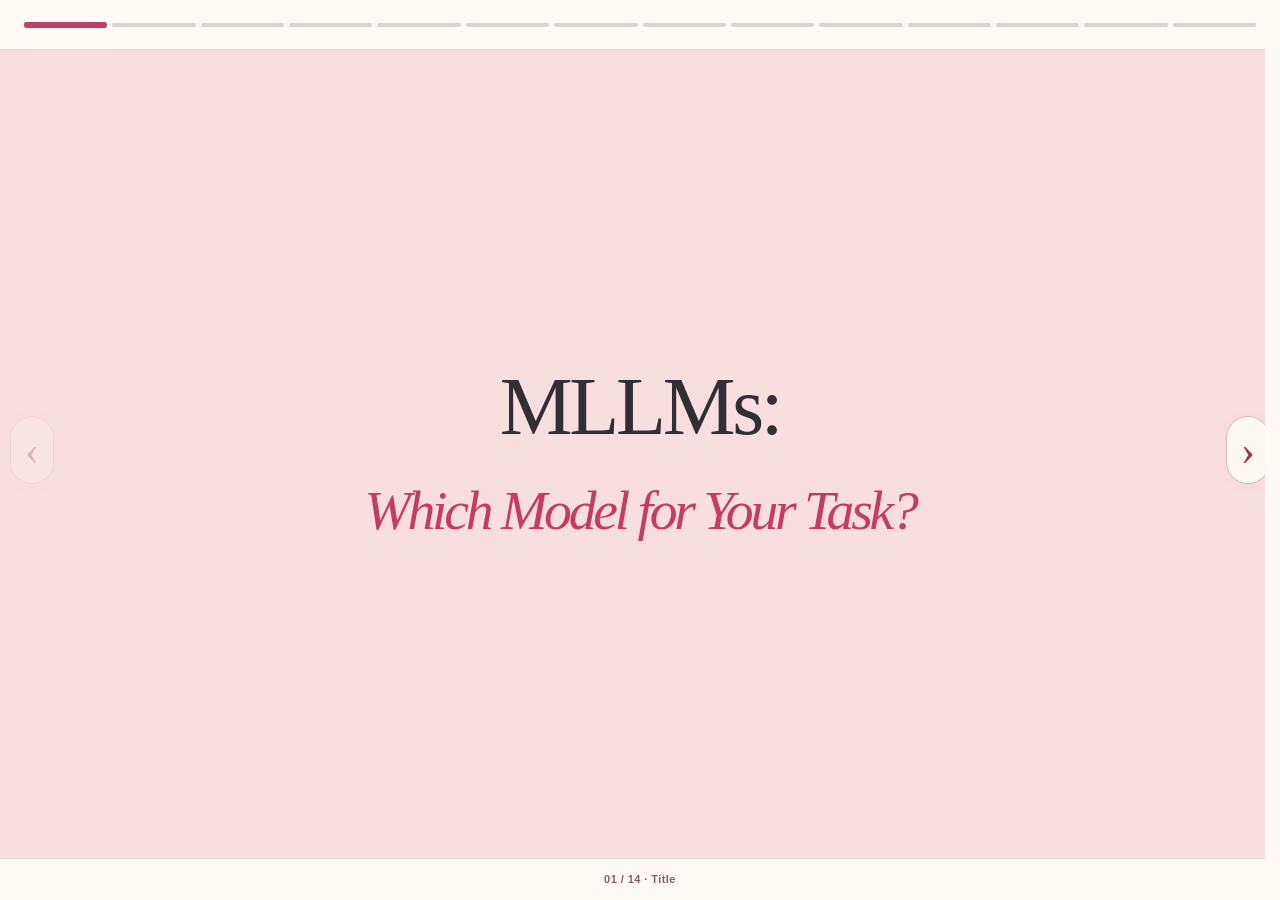
<file: index.html>
<!doctype html>
<html lang="en"><head>
<meta charset="utf-8"><meta name="viewport" content="width=device-width, initial-scale=1">
<meta name="description" content="An evidence-led visual atlas for choosing open-weight multimodal models: ecosystem growth, community needs, model families, capabilities and a task-specific shortlist.">
<title>MLLMs: Which Model for Your Task? · STATS 401</title>
<link rel="stylesheet" href="assets/css/explorer.css"><link rel="stylesheet" href="assets/css/dialogs.css"><link rel="stylesheet" href="assets/css/task-selection.css"><script src="vendor/d3.v7.min.js"></script><script type="module" src="assets/js/explorer.js"></script>
<link rel="stylesheet" href="assets/css/slides.css"><script type="module" src="assets/js/slides.js"></script>
</head><body>
<a class="skip" href="#cover">Skip to the current story</a>
<nav id="page-nav" aria-label="Pages"></nav>
<button id="page-prev" aria-label="Previous page">‹</button><button id="page-next" aria-label="Next page">›</button>
<p id="page-status" role="status" aria-live="polite"></p><p id="load-status" role="status">Loading the evidence atlas…</p>
<main id="main">
<section id="cover" class="story-slide pink-slide cover-slide" data-page-title="Title"><div class="slide-content centered-content"><h1>MLLMs:<br><em>Which Model for Your Task?</em></h1></div></section>
<section id="top" class="hero shell story-slide" data-page-title="The question"><div class="slide-content"><h2 class="hero-title">A model for <em>your task.</em><br>Not a winner for everyone.</h2><p class="byline">Sean Wan · Yuxuan Huang · Shilin Ou</p><div id="summary" class="stats" aria-label="Dataset summary"></div></div></section>
<section id="mission" class="story-slide pink-slide" data-page-title="Your mission"><div class="slide-content centered-content"><h2>Your Mission</h2><ul class="mission-list"><li>Understand the ecosystem and user needs</li><li>Compare measured model capabilities</li><li>Choose candidates for your image-and-text task and model-size budget.</li></ul></div></section>
<section id="context" class="shell story-slide" data-page-title="Context"><div class="slide-content"><div class="context-grid"><div><p class="eyebrow">BEFORE WE BEGIN, A LITTLE CONTEXT</p><h2>What are MLLMs and What makes a model <em>multimodal?</em></h2></div><div class="prose"><p>A <strong>multimodal large language model (MLLM)</strong> combines language with another input type. We focus on models that accept images and text: a scanned invoice, chart or photo can become the subject of a question. <strong>Open-weight</strong> means weights are available; licenses still govern use.</p><p><strong>Why this matters.</strong> Researchers and developers face many models with different capability claims. Choosing one requires matching evidence to a task and size budget—not simply choosing the newest or most popular model.</p><p>We connect ecosystem trends, published benchmarks and community discussions to help you decide <strong>which models to test</strong>. Popularity and discussion frequency do not measure accuracy.</p></div></div></div></section>
<section id="goals" class="story-slide pink-slide" data-page-title="Five goals"><div class="slide-content"><h2 class="goals-title">OUR FIVE VISUALIZATIONS AND GOALS</h2><ol class="goal-list"><li><strong>Ecosystem growth</strong><span>How has the landscape grown? Trace the volume and composition of repositories over time.</span></li><li><strong>User interests</strong><span>Which tasks and concerns appear in discussions? Explore phrases and their source context.</span></li><li><strong>Model families</strong><span>How do releases, families and measured capabilities differ? Follow individual models through three perspectives.</span></li><li><strong>Two-model comparison</strong><span>Where do two candidates differ? Compare concern-linked benchmark profiles and evidence gaps.</span></li><li><strong>Task-based selection</strong><span>Which measured candidates lead within your size budget? Explore task-specific rankings and their sources.</span></li></ol><p class="goal-data"><strong>Evidence we need:</strong> dates, families, parameters, licenses, benchmark scores and discussion-derived tasks. Interactive views connect overview, comparison and details.</p></div></section>
<section id="dataset" class="shell story-slide" data-page-title="Our data"><div class="slide-content"><p class="eyebrow">THE EVIDENCE BEHIND THE STORY</p><h2>Two collections. <em>Complementary evidence.</em></h2><p class="data-date">Collected through 17 October 2026 · original API collections with source-linked benchmark enrichment</p><div class="data-grid slide-data-grid"><article><strong class="dataset-number">18,255</strong><h3>Hugging Face model repositories</h3><dl class="dataset-facts"><dt>Sources & collection</dt><dd>Paginated Hugging Face API discovery; official model cards and OpenVLM enrich the 57-model comparison set.</dd><dt>Cleaning</dt><dd>24,182 observations → 20,497 unique repositories → 18,255 retained. Deduplicate IDs, exclude off-scope records and separate originals from derivatives.</dd><dt>Attributes & use</dt><dd>Family/type/license (categorical), dates (temporal), parameters/engagement/scores (numerical). Describe growth and compare models.</dd></dl></article><article><strong class="dataset-number">21,674</strong><h3>Distinct community posts & comments</h3><dl class="dataset-facts"><dt>Sources & collection</dt><dd>GitHub issues/comments and Hugging Face discussions, retrieved through APIs with source IDs, dates and URLs.</dd><dt>Cleaning</dt><dd>45,047 observations → 37,738 unique objects → 21,674 retained. Remove duplicates, known bots/maintainers, acknowledgements and off-scope text.</dd><dt>Attributes & use</dt><dd>Text, dates, source, model/family, task and concern labels. Rule extraction informs user interests; counts are records, not independent users.</dd></dl></article></div><p class="data-source-links"><a href="https://github.com/SeanWan514/stats401-fp-7-mllm-evo-vis/tree/main/data/archives" target="_blank" rel="noopener">Original/source archives ↗</a><a href="https://github.com/SeanWan514/stats401-fp-7-mllm-evo-vis/tree/main/data/final" target="_blank" rel="noopener">Cleaned datasets ↗</a><a href="https://github.com/SeanWan514/stats401-fp-7-mllm-evo-vis/tree/main/scripts" target="_blank" rel="noopener">Acquisition & analysis code ↗</a></p><p class="info-line"><button data-modal-target="dialog-data-method">Collection, transformations, provenance & counting details</button></p></div></section>
<section class="chapter shell story-slide chart-slide" id="growth" data-page-title="Ecosystem"><div class="slide-content">
<div class="chapter-heading"><span class="chapter-number">01</span><div><h2>The growing <em>MLLM landscape.</em></h2><p>But first: how has the MLLM model ecosystem developed over the years, and what makes up the growth?</p></div></div>
<div class="chart-toolbar"><label>Explore<select id="growth-mode"><option value="repository_creation">Hugging Face repositories</option><option value="verified_release">Verified model releases</option></select></label><label>Group by<select id="growth-group"><option value="family">Model family</option><option value="type">Repository type</option></select></label></div>
<div class="chart-head"><strong id="growth-total"></strong><button id="growth-unfocus" class="quiet">Reset colors</button></div>
<div id="growth-legend" class="legend"></div><div id="growth-chart" class="chart" aria-label="Smooth cumulative stacked area chart"></div>
<p class="chart-instruction">Click a color to compare its growth. Hover over the time strip to inspect a month.</p>
<p class="info-line"><button data-modal-target="dialog-growth">How to read this chart, counting & dates</button></p>
</div></section>
<section class="chapter tinted story-slide chart-slide" id="tasks" data-page-title="User interests"><div class="slide-content"><div class="shell">
<div class="chapter-heading"><span class="chapter-number">02</span><div><h2>What matters <em>to users?</em></h2><p>On the other hand—for the users, what are their interests? Click a phrase to read the discussion or find models for that task.</p></div></div>
<div class="chart-toolbar cloud-toolbar"><label>Discussion evidence<select id="experience-filter"><option value="all">All discussions, including questions</option><option value="experience">Reported use & problems only</option></select></label></div>
<div id="task-cloud" class="chart" aria-label="Interactive user-concern phrase cloud"></div>
<div class="cloud-key"><span><i class="capability-swatch"></i> Tasks & capabilities</span><span><i class="practical-swatch"></i> Practical concerns</span><span>Larger words → more mentions</span></div>
<p class="info-line"><button data-modal-target="dialog-feedback">Explore our 21,674 feedback records, exact counts & reading guide</button></p>
</div></div></section>
<section class="chapter shell story-slide chart-slide" id="evolution" data-page-title="Families"><div class="slide-content">
<div class="chapter-heading"><span class="chapter-number">03</span><div><h2><em>Three Perspectives.</em></h2><p>Now, after general scope overview and user interest explorations, here comes the comparison and evaluation part: follow the same models through release dates, family groups and benchmark performance.</p></div></div>
<div class="story-controls"><div class="segmented" aria-label="Model story stage"><button data-stage="0" aria-pressed="true">1 · Releases</button><button data-stage="1" aria-pressed="false">2 · Families</button><button data-stage="2" aria-pressed="false">3 · Performance</button></div><button id="story-play" class="quiet">Play story</button><label class="check"><input id="reduce-motion" type="checkbox"> Reduce motion</label></div>
<div class="chart-toolbar family-controls"><label>Find a model<input id="model-search" type="search" placeholder="e.g. Qwen2.5 or InternVL"></label><div class="chart-toolbar hidden" id="evolution-performance-controls"><label>Benchmark<select id="evolution-metric"></select></label><label>Evaluation source<select id="evolution-protocol"></select></label></div></div>
<p id="evolution-narrative" class="stage-narrative" aria-live="polite"></p>
<div id="evolution-chart" class="chart evolution" aria-label="Animated timeline, family packing and performance distribution"></div><div id="evolution-legend" class="legend"></div>
<p class="chart-instruction">One dot = one model. Hover to trace it; select it for source details.</p>
<p class="info-line"><button data-modal-target="dialog-family-guide">How to read the stages—and why 18,255 repositories become 57 comparison models</button></p>
</div></section>
<section class="chapter tinted story-slide chart-slide" id="radar" data-page-title="Compare"><div class="slide-content"><div class="shell">
<div class="chapter-heading"><span class="chapter-number">04</span><div><h2>Compare <em>what matters.</em></h2><p>After the evaluation amongst many models, now it's time to select and compare in more details. Compare two models on measured capabilities connected to user concerns.</p></div></div>
<div class="chart-toolbar pair-controls"><label>Model A<select id="model-a"></select></label><span class="versus">vs.</span><label>Model B<select id="model-b"></select></label></div>
<p id="pair-status" class="selection-status" role="status" aria-live="polite"></p>
<div class="radar-layout"><div><div id="radar-chart" class="chart" aria-label="Two-model capability radar"></div><div class="legend radar-key"><span><i style="background:#e44868"></i> A · solid</span><span><i style="background:#008aa6"></i> B · dashed</span><span>× unavailable</span></div></div><aside class="comparison-insights"><h3>The comparison</h3><div id="model-meta" class="pair-meta"></div><p id="radar-coverage"></p><p id="radar-task-reading"></p><div id="radar-differences"></div></aside></div>
<p class="info-line"><button data-modal-target="dialog-radar">Dimensions, coverage & comparison rules</button><span aria-hidden="true">·</span><button data-modal-target="dialog-scores">Raw scores & sources</button></p>
</div></div></section>
<section class="chapter shell story-slide chart-slide" id="matrix" data-page-title="Choose"><div class="slide-content">
<div class="chapter-heading"><span class="chapter-number">05</span><div><h2>Find a model <em>for your task.</em></h2><p>Lastly, here comes task oriented model selection choices. Choose a task and explore performance versus model size.</p></div></div>
<div id="task-pills" class="task-pills" aria-label="Choose your task"></div>
<div class="chart-toolbar"><label>Model size limit<select id="params-filter"><option value="all">Any size</option><option value="4">Up to 4B parameters</option><option value="10">Up to 10B parameters</option><option value="40">Up to 40B parameters</option><option value="100">Up to 100B parameters</option></select></label><label>License<select id="license-filter"></select></label></div>
<p id="matrix-note" class="stage-narrative"></p>
<div id="task-mapping" class="chart" aria-label="Ranked task performance by model size tier"></div>
<p id="mapping-insight" class="mapping-insight"></p>
<p class="info-line"><button data-modal-target="dialog-task-method">Reading guide, benchmark & evaluation source</button><span aria-hidden="true">·</span><button data-modal-target="dialog-all-candidates">All eligible candidates & evidence gaps</button></p>
</div></section>
<section id="findings" class="shell conclusions story-slide pink-slide" data-page-title="Conclusions"><div class="slide-content"><p class="eyebrow">THE TAKEAWAY</p><h2>Choose for the task.<br><em>Check the evidence.</em></h2><div id="findings-grid" class="findings-grid"></div><p class="conclusion-action"><strong>Use the atlas to choose what to test.</strong> Compare task-relevant scores within a source, check size and license constraints, then test failure cases, speed and memory on your own examples and hardware.</p></div></section>
<section id="methods" class="shell methods story-slide" data-page-title="Methods"><div class="slide-content"><p class="eyebrow">METHODS & QUALITY</p><h2>Traceable data. <em>Transparent comparisons.</em></h2><div class="method-overview"><article><h3>Acquire & prepare</h3><p>Preserve source IDs and dates; deduplicate, filter and retain unknown values. Publish source/cleaned data and reproducible Python scripts.</p></article><article><h3>Analyze & visualize</h3><p>Rule-code discussion tasks, aggregate distinct records and compare source-grouped benchmark scores. Build interactive views with D3.js and custom SVG.</p></article><article><h3>Review & verify</h3><p>Project-member feedback drives revisions. Regression tests and browser checks verify behavior; the review record separates these from independent user research.</p></article></div><div class="method-links"><button data-modal-target="dialog-method-0">Acquisition & analysis</button><button data-modal-target="dialog-method-1">What–Why–How and class connections</button><button data-modal-target="dialog-method-2">Completed formative review & revision</button><button data-modal-target="dialog-method-3">Design references & attribution</button></div><div class="limitations"><h3>Limits & next steps</h3><p>Support-forum sampling, unvalidated rule labels and incomplete benchmark settings limit generalization. Next: human-label review, independent usability testing and task/hardware-matched evaluation.</p></div></div></section>
<section id="closing" class="story-slide pink-slide closing-slide" data-page-title="Your next model"><div class="slide-content centered-content"><h2>So now: are you ready for selecting your MLLM?</h2><div class="closing-credit"><strong>STATS 401 · GROUP 7</strong><p>Sean Wan · Yuxuan Huang · Shilin Ou</p><p class="closing-links"><a href="https://github.com/SeanWan514/stats401-fp-7-mllm-evo-vis">Repository</a> · <a href="docs/final-website-audit.md">Website audit</a> · <a href="pre-slides.html">Saved scrolling version</a> · <a href="pre-modal.html">Earlier version</a> · <a href="interim.html">Interim</a> · <a href="handoff.html">Handoff</a></p></div></div></section>
</main><noscript>JavaScript is required for page navigation and interactive charts. <a href="https://github.com/SeanWan514/stats401-fp-7-mllm-evo-vis">Read the data and methods in our repository.</a></noscript><div id="tooltip" role="tooltip" hidden></div>
<dialog id="dialog-growth" class="info-dialog" aria-labelledby="dialog-growth-title"><div class="modal-panel"><header class="modal-header"><h2 id="dialog-growth-title" tabindex="-1">Reading the ecosystem</h2><button class="modal-close" aria-label="Close Reading the ecosystem">×</button></header><div class="modal-content"><div class="modal-grid"><section><h3>Read the shape</h3><p>Height is the cumulative count; each colored layer is a family or repository type. Select a color to move it to a common baseline. Hover or tap the time strip for a month; arrow keys work when the strip is focused.</p></section><section><h3>Read the dates</h3><p>The repository display begins in January 2023. Earlier collected records remain in the cumulative baseline. Repository creation is different from model release; the separate release view uses verified dates.</p></section><section><h3>Understand the count</h3><p>18,255 distinct retained repositories include original distributions, fine-tunes, adapters and quantizations. They are not 18,255 independently invented models. This is our collected snapshot, not a complete historical census.</p></section><section><h3>Interpret carefully</h3><p>Smooth lines connect exact monthly cumulative totals, not daily observations. October 2026 is partial. Sources and processing rules are available in the <a href="docs/data-pipeline.md">data pipeline</a>.</p></section></div></div><footer class="modal-footer">Click outside, press Escape, or use × to return to the visualization.</footer></div></dialog>
<dialog id="dialog-feedback" class="info-dialog" aria-labelledby="dialog-feedback-title"><div class="modal-panel"><header class="modal-header"><h2 id="dialog-feedback-title" tabindex="-1">The feedback behind the words</h2><button class="modal-close" aria-label="Close The feedback behind the words">×</button></header><div class="modal-content"><div class="modal-stat"><strong>21,674</strong><span>unique retained posts and comments<br>from GitHub and Hugging Face</span></div><p>45,047 raw observations → 37,738 unique source objects → 21,674 eligible records. We remove duplicates, known maintainers/bots, acknowledgements and off-scope material. These are discussion records, not independent users or product reviews.</p><div class="modal-grid"><section><h3>What the cloud shows</h3><p>Larger words mean more distinct records mentioning a concern; exact counts appear below. Position is decorative. Categories overlap, so their counts do not sum to the corpus total.</p></section><section><h3>What the filter means</h3><p>“All discussions” includes questions and requests. “Reported use & problems” keeps rule-inferred observations and problem reports. Labels are not human-validated; support forums are not a representative preference survey.</p></section></div><label>Feedback source<select id="platform-filter"><option value="all">All sources</option><option value="github">GitHub</option><option value="huggingface">Hugging Face</option></select></label><p id="task-denominator" class="chart-note"></p><h3>Exact mention counts</h3><div id="task-ranked" class="ranked"></div><a href="docs/feedback-methodology.md">Acquisition and classification method ↗</a></div><footer class="modal-footer">Click outside, press Escape, or use × to return to the visualization.</footer></div></dialog>
<dialog id="dialog-concern" class="info-dialog" aria-labelledby="dialog-concern-title"><div class="modal-panel"><header class="modal-header"><h2 id="dialog-concern-title" tabindex="-1">Discussion evidence</h2><button class="modal-close" aria-label="Close Discussion evidence">×</button></header><div class="modal-content"><div id="task-evidence"></div></div><footer class="modal-footer">Click outside, press Escape, or use × to return to the visualization.</footer></div></dialog>
<dialog id="dialog-family-guide" class="info-dialog" aria-labelledby="dialog-family-guide-title"><div class="modal-panel"><header class="modal-header"><h2 id="dialog-family-guide-title" tabindex="-1">From repositories to comparison models</h2><button class="modal-close" aria-label="Close From repositories to comparison models">×</button></header><div class="modal-content"><div class="modal-stat"><strong>18,255 → 57</strong><span>ecosystem repositories → canonical models<br>10 families · 49 verified release dates</span></div><p>The broad repository collection measures ecosystem volume and includes many quantizations, fine-tunes and adapters. For comparisons, we resolve versions to 57 source-checked canonical models with traceable metadata and benchmark evidence. This smaller set avoids counting repackaged weights as new inventions; it is curated, not a random or exhaustive sample.</p><div class="modal-grid"><section><h3>Releases</h3><p>Horizontal position is a verified release date. Undated models have a separate holding area. Search highlights matching models without removing context.</p></section><section><h3>Families</h3><p>The same model dots regroup by family. Color and containment encode membership, not proven ancestry. Hover to trace a model; select it for sources.</p></section><section><h3>Performance</h3><p>Choose one benchmark and source group. Farther right means a higher score; unmeasured models stay separate. Source-table consistency reduces mismatches, but incomplete settings still limit comparability.</p></section><section><h3>Scope</h3><p>No claim is made that the 57 models represent every repository. <a href="docs/model-methodology.md">Model inclusion and verification</a> explains the comparison set.</p></section></div></div><footer class="modal-footer">Click outside, press Escape, or use × to return to the visualization.</footer></div></dialog>
<dialog id="dialog-model" class="info-dialog" aria-labelledby="dialog-model-title"><div class="modal-panel"><header class="modal-header"><h2 id="dialog-model-title" tabindex="-1">Model details</h2><button class="modal-close" aria-label="Close Model details">×</button></header><div class="modal-content"><div id="model-evidence"></div></div><footer class="modal-footer">Click outside, press Escape, or use × to return to the visualization.</footer></div></dialog>
<dialog id="dialog-radar" class="info-dialog" aria-labelledby="dialog-radar-title"><div class="modal-panel"><header class="modal-header"><h2 id="dialog-radar-title" tabindex="-1">Dimensions and comparison rules</h2><button class="modal-close" aria-label="Close Dimensions and comparison rules">×</button></header><div class="modal-content"><label>Profile<select id="radar-mode"><option value="concerns">Six measured user concerns</option><option value="benchmarks">Eight benchmark dimensions</option></select></label><div id="radar-rationale"></div><div class="modal-grid"><section><h3>Why these dimensions?</h3><p>User discussion motivates the capability questions. Published benchmarks supply the measurements; mention counts do not become quality scores. Speed and memory require controlled tests on your hardware and stay outside the polygon.</p></section><section><h3>How to compare</h3><p>Pairs share at least four measured dimensions. Each axis uses a shared source group and fixed published range, shown on a 0–100 scale. Missing measurements stay gaps; polygon area is not overall quality. Some evaluation settings remain incomplete.</p></section></div></div><footer class="modal-footer">Click outside, press Escape, or use × to return to the visualization.</footer></div></dialog>
<dialog id="dialog-scores" class="info-dialog wide-dialog" aria-labelledby="dialog-scores-title"><div class="modal-panel"><header class="modal-header"><h2 id="dialog-scores-title" tabindex="-1">Raw scores and sources</h2><button class="modal-close" aria-label="Close Raw scores and sources">×</button></header><div class="modal-content"><p>Inspect the original units and change a shared evaluation source per dimension. Source groups are a comparability safeguard, not proof of a controlled replication.</p><div class="table-scroll"><table id="raw-scores"><caption>Published measurements for this pair</caption><thead><tr><th>Concern / measure</th><th>Source protocol</th><th>Model A</th><th>Model B</th><th>Evidence</th></tr></thead><tbody></tbody></table></div></div><footer class="modal-footer">Click outside, press Escape, or use × to return to the visualization.</footer></div></dialog>
<dialog id="dialog-task-method" class="info-dialog" aria-labelledby="dialog-task-method-title"><div class="modal-panel"><header class="modal-header"><h2 id="dialog-task-method-title" tabindex="-1">Choosing within a task and size</h2><button class="modal-close" aria-label="Close Choosing within a task and size">×</button></header><div class="modal-content"><div class="modal-grid"><section><h3>Read the rankings</h3><p>Each model occupies its own row, preventing overlap. Compare scores within one benchmark/source group. The board shows up to three leading measured models in each size tier; ties and all other candidates remain accessible in the complete list.</p></section><section><h3>Use the size groups</h3><p>Groups are ≤4B, &gt;4–10B, &gt;10–40B and &gt;40B total parameters. These are comparison bins, not measured hardware requirements. A tier leader is a strong candidate to test, not a universal best model.</p></section><section><h3>Why fewer task choices?</h3><p>The selector includes only tasks with usable scored models of known size in a shared source group. Unmeasured interests—including video—remain in the feedback collection; unsupported mappings are not presented as recommendations.</p></section><section><h3>Evidence limits</h3><p>Missing results are not zero. Benchmark coverage is uneven and settings may be incomplete. Check licensing, speed, memory and real examples before deployment.</p></section></div><div class="chart-toolbar"><label>Task benchmark<select id="task-metric"></select></label><label>Evaluation source<select id="task-protocol"></select></label></div><p id="task-mapping-method"></p></div><footer class="modal-footer">Click outside, press Escape, or use × to return to the visualization.</footer></div></dialog>
<dialog id="dialog-all-candidates" class="info-dialog wide-dialog" aria-labelledby="dialog-all-candidates-title"><div class="modal-panel"><header class="modal-header"><h2 id="dialog-all-candidates-title" tabindex="-1">All eligible candidates and evidence gaps</h2><button class="modal-close" aria-label="Close All eligible candidates and evidence gaps">×</button></header><div class="modal-content"><p>Every eligible model remains listed, including those with no score or unknown size. Select a row for its source evidence; missing measurements do not imply poor performance.</p><label>Order candidates<select id="candidate-sort"><option value="score">Measured score</option><option value="size">Parameter size</option><option value="name">Model name</option></select></label><div id="candidate-list" class="candidate-list"></div></div><footer class="modal-footer">Click outside, press Escape, or use × to return to the visualization.</footer></div></dialog>
<dialog id="dialog-candidate" class="info-dialog" aria-labelledby="dialog-candidate-title"><div class="modal-panel"><header class="modal-header"><h2 id="dialog-candidate-title" tabindex="-1">Candidate evidence</h2><button class="modal-close" aria-label="Close Candidate evidence">×</button></header><div class="modal-content"><div id="dialog-candidate-body"><div id="candidate-evidence"></div></div></div><footer class="modal-footer">Click outside, press Escape, or use × to return to the visualization.</footer></div></dialog>

<dialog id="dialog-data-method" class="info-dialog" aria-labelledby="dialog-data-method-title"><div class="modal-panel"><header class="modal-header"><h2 id="dialog-data-method-title" tabindex="-1">Data acquisition & preparation</h2><button class="modal-close" aria-label="Close Data acquisition and preparation">×</button></header><div class="modal-content"><div class="prose wide"><p>Raw API caches, selected source fields, official model cards, acquisition scripts and cleaned tables are in the repository. Benchmark records preserve the OpenVLM baseline and official model-card evidence. The 143,086 numeric benchmark rows are measurements—not additional models. Some first-fetch feedback responses were retained as selected fields; later raw-response samples do not reconstruct every original response.</p><p>Family/type and feedback labels are rule-generated and lack human accuracy validation. Source URLs, timestamps, exclusions and uncertainty are retained. Missing scores are never zero; model release dates never come from repository modification dates. <a href="docs/data-pipeline.md">Reproduction</a> · <a href="reports/explorer_data_audit.json">Concern counts</a> · <a href="reports/final_validation.json">Structural checks</a>.</p></div></div><footer class="modal-footer">Click outside, press Escape, or use × to return to the page.</footer></div></dialog>
<dialog id="dialog-method-0" class="info-dialog" aria-labelledby="dialog-method-0-title"><div class="modal-panel"><header class="modal-header"><h2 id="dialog-method-0-title" tabindex="-1">Acquisition & analysis</h2><button class="modal-close" aria-label="Close Acquisition and analysis">×</button></header><div class="modal-content"><p>Hugging Face API discovery uses bounded popularity/recent queries and pagination. Model cards and OpenVLM supply metadata and benchmark evidence. GitHub issues and Hugging Face discussions supply independently identified source objects. Processing retains source/cleaned tables, URLs, timestamps, count ledgers and reproducible scripts. No Reddit corpus or synthetic feedback is claimed.</p><p>Task/aspect rules merge synonyms and retain mixed/non-evaluative feedback. Counts are source objects, not sentences or independent users. Exact-model and family attribution stay separate. Downloads, issue counts and sentiment are not performance scores.</p><a href="https://github.com/SeanWan514/stats401-fp-7-mllm-evo-vis">Data, code & reproduction instructions ↗</a></div><footer class="modal-footer">Click outside, press Escape, or use × to return to the page.</footer></div></dialog>
<dialog id="dialog-method-1" class="info-dialog wide-dialog" aria-labelledby="dialog-method-1-title"><div class="modal-panel"><header class="modal-header"><h2 id="dialog-method-1-title" tabindex="-1">What–Why–How and class connections</h2><button class="modal-close" aria-label="Close What–Why–How and class connections">×</button></header><div class="modal-content"><div class="table-scroll"><table><thead><tr><th>View</th><th>What / why</th><th>How / class connection</th></tr></thead><tbody><tr><td>Growth</td><td>Time, counts, categories; identify composition and trends.</td><td>Stacked area, baseline reordering, hover/keyboard month inspection. W4S2 time; W6S1 interaction.</td></tr><tr><td>Concern cloud</td><td>Text-derived categories; identify needs and inspect context.</td><td>Type size plus exact counts, linked selection. W4S2 slides 31–43.</td></tr><tr><td>Family story</td><td>Models, family, date, score; relate individuals to groups.</td><td>Timeline → hierarchical packing → aligned distribution. W4S1 hierarchy; W7S2 staged motion.</td></tr><tr><td>Radar</td><td>Profiles; compare two models and missing evidence.</td><td>Fixed radial scales, line styles, raw table. W2S2 channels; W5S2 linked views.</td></tr><tr><td>Task mapper</td><td>Task, constraints, scores, feedback; filter and shortlist.</td><td>Size-tier rankings, common score scales, filtering and source drill-down. W2S1 tasks; W6S1 overview/filter/details.</td></tr></tbody></table></div></div><footer class="modal-footer">Click outside, press Escape, or use × to return to the page.</footer></div></dialog>
<dialog id="dialog-method-2" class="info-dialog" aria-labelledby="dialog-method-2-title"><div class="modal-panel"><header class="modal-header"><h2 id="dialog-method-2-title" tabindex="-1">Completed formative review & revision</h2><button class="modal-close" aria-label="Close Completed formative review and revision">×</button></header><div class="modal-content"><p>Sean Wan reviewed the previous handoff website and reported that its functions worked but required too much effort to understand. His feedback prompted the clearer trend, phrase cloud, animated family story, concern-led radar and task-first shortlist. On the previous release, he also confirmed that task selection, A/B radar updates and all three family stages worked. His subsequent clarity feedback motivates this chart-first refinement. These are checks by one project-member reviewer—not a representative usability study or feedback-label validation. <a href="docs/user-review.md">Read the recorded feedback, revisions and production check</a>. Automated regression checks and browser testing support technical verification; an independent user study remains future work.</p></div><footer class="modal-footer">Click outside, press Escape, or use × to return to the page.</footer></div></dialog>
<dialog id="dialog-method-3" class="info-dialog" aria-labelledby="dialog-method-3-title"><div class="modal-panel"><header class="modal-header"><h2 id="dialog-method-3-title" tabindex="-1">Design references & attribution</h2><button class="modal-close" aria-label="Close Design references and attribution">×</button></header><div class="modal-content"><p>Inspired by <a href="https://pudding.cool/2024/11/love-songs/">The Pudding’s “Is the Love Song Dying?”</a>: persistent marks, staged regrouping, categorical color and narrative annotation. Our data, layout and SVG implementation are original to this project; no assets or source code were copied. <a href="https://www.meandeviation.com/dancing-histograms/">Dancing Histograms by Alan Dix and Geoffrey Ellis</a> motivates moving a selected category to a common baseline. The phrase cloud follows the course’s Time and Text examples, with exact values and source context.</p><p>Locally bundled <a href="https://d3js.org/">D3 7.9.0</a>, custom SVG/CSS, Python processing. <a href="vendor/D3-LICENSE">D3 license</a>.</p></div><footer class="modal-footer">Click outside, press Escape, or use × to return to the page.</footer></div></dialog>
</body></html>
</file>
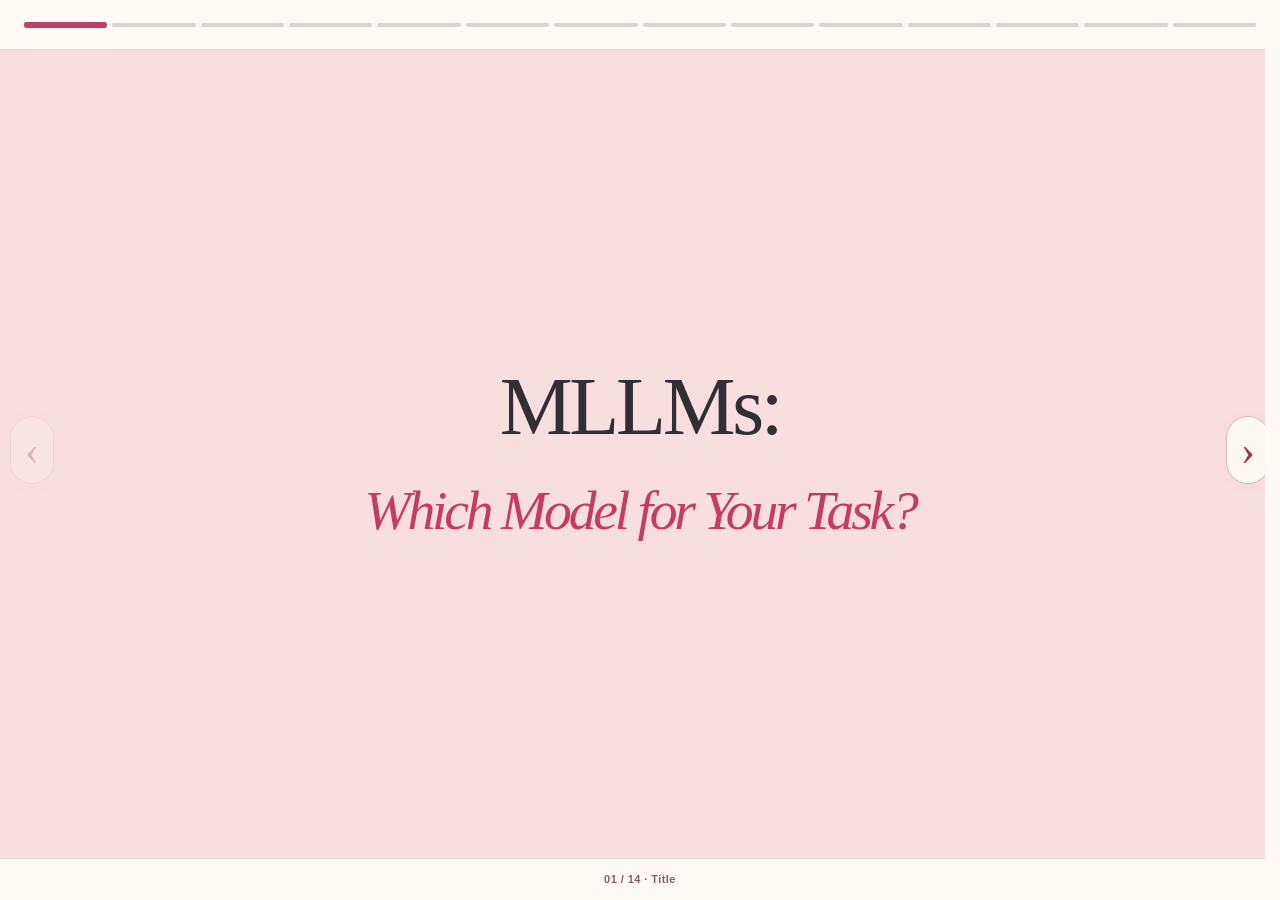
<file: final.html>
<!doctype html>
<html lang="en">
<head><meta charset="utf-8"><meta name="viewport" content="width=device-width,initial-scale=1">
<title>MLLM Evidence Atlas — Continue to the final website</title>
<meta name="description" content="The final MLLM Evidence Atlas now lives at the main project URL.">
<script>location.replace('./index.html'+location.search+location.hash);</script>
</head>
<body><p>The final explorer is now the main website. <a href="./index.html">Open the MLLM Evidence Atlas</a>.</p>
<p><a href="./handoff.html">The saved pre-redesign handoff remains available here.</a></p></body>
</html>
</file>
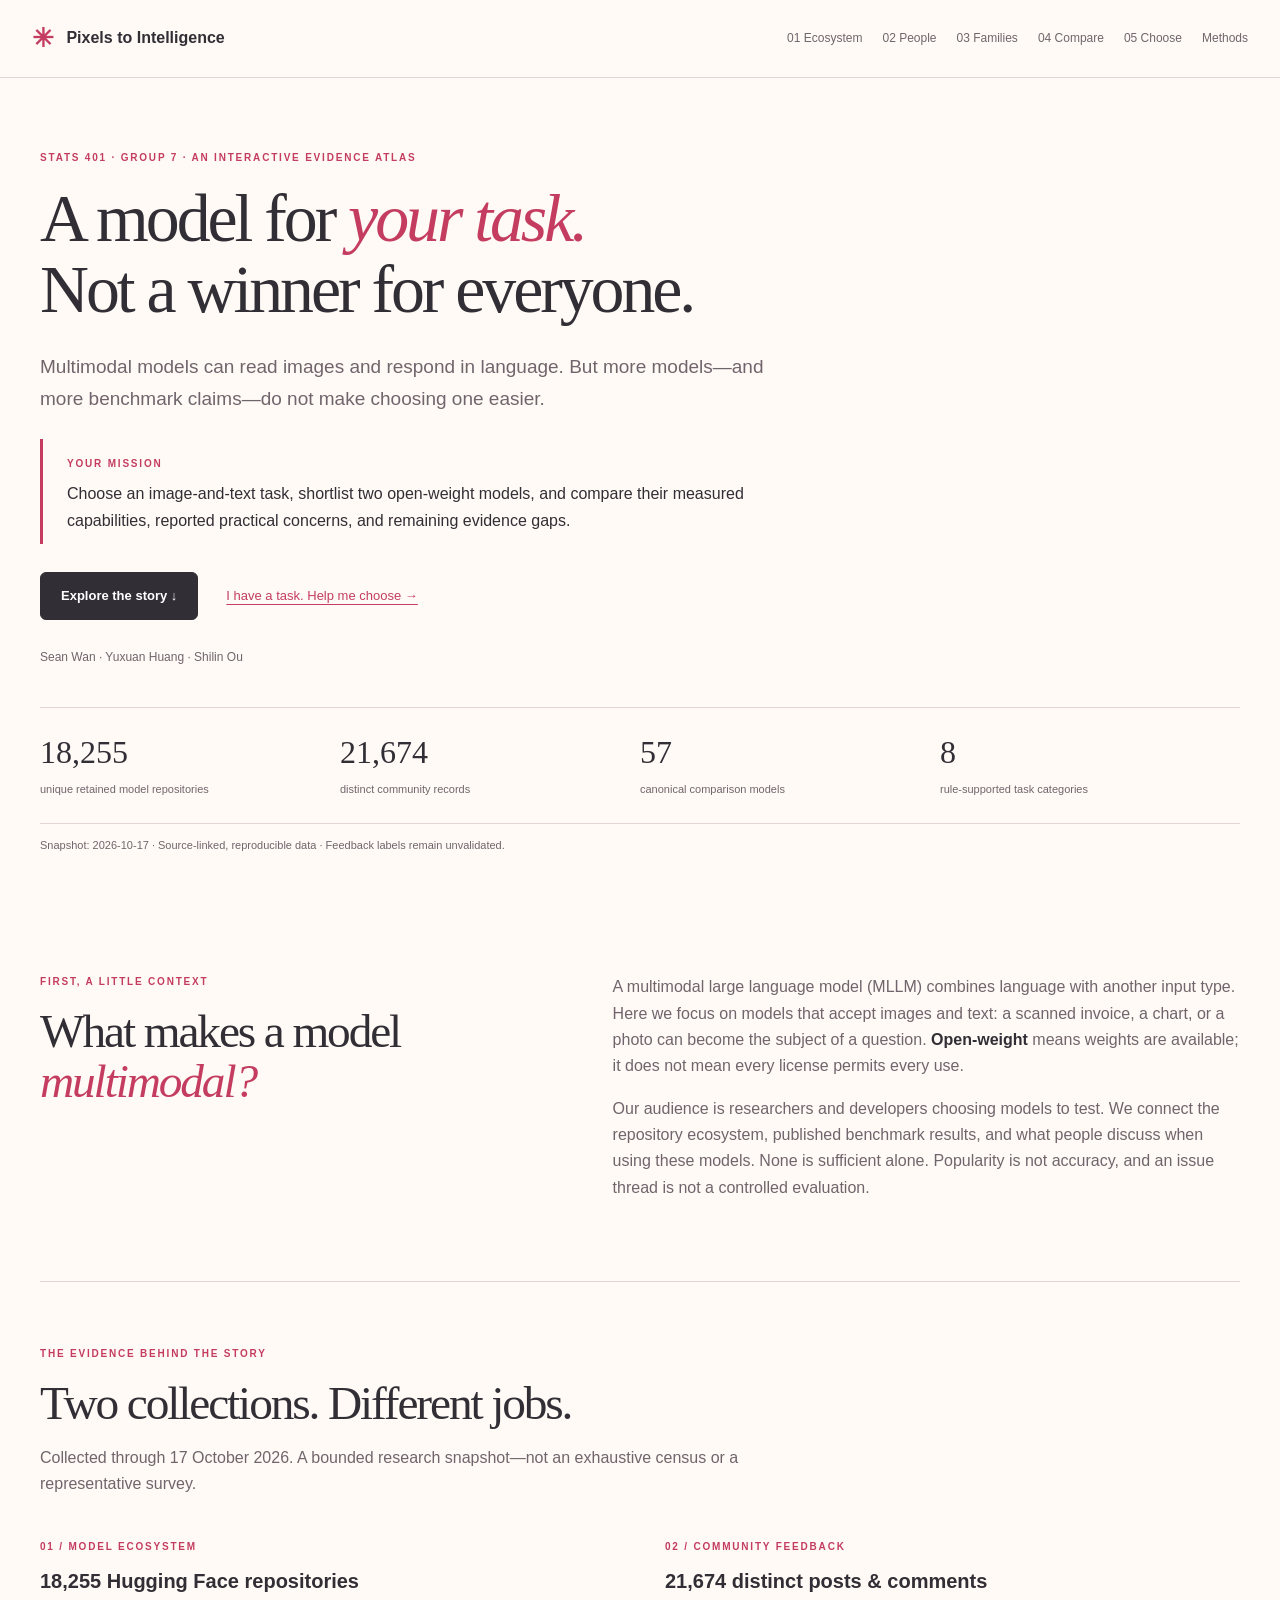
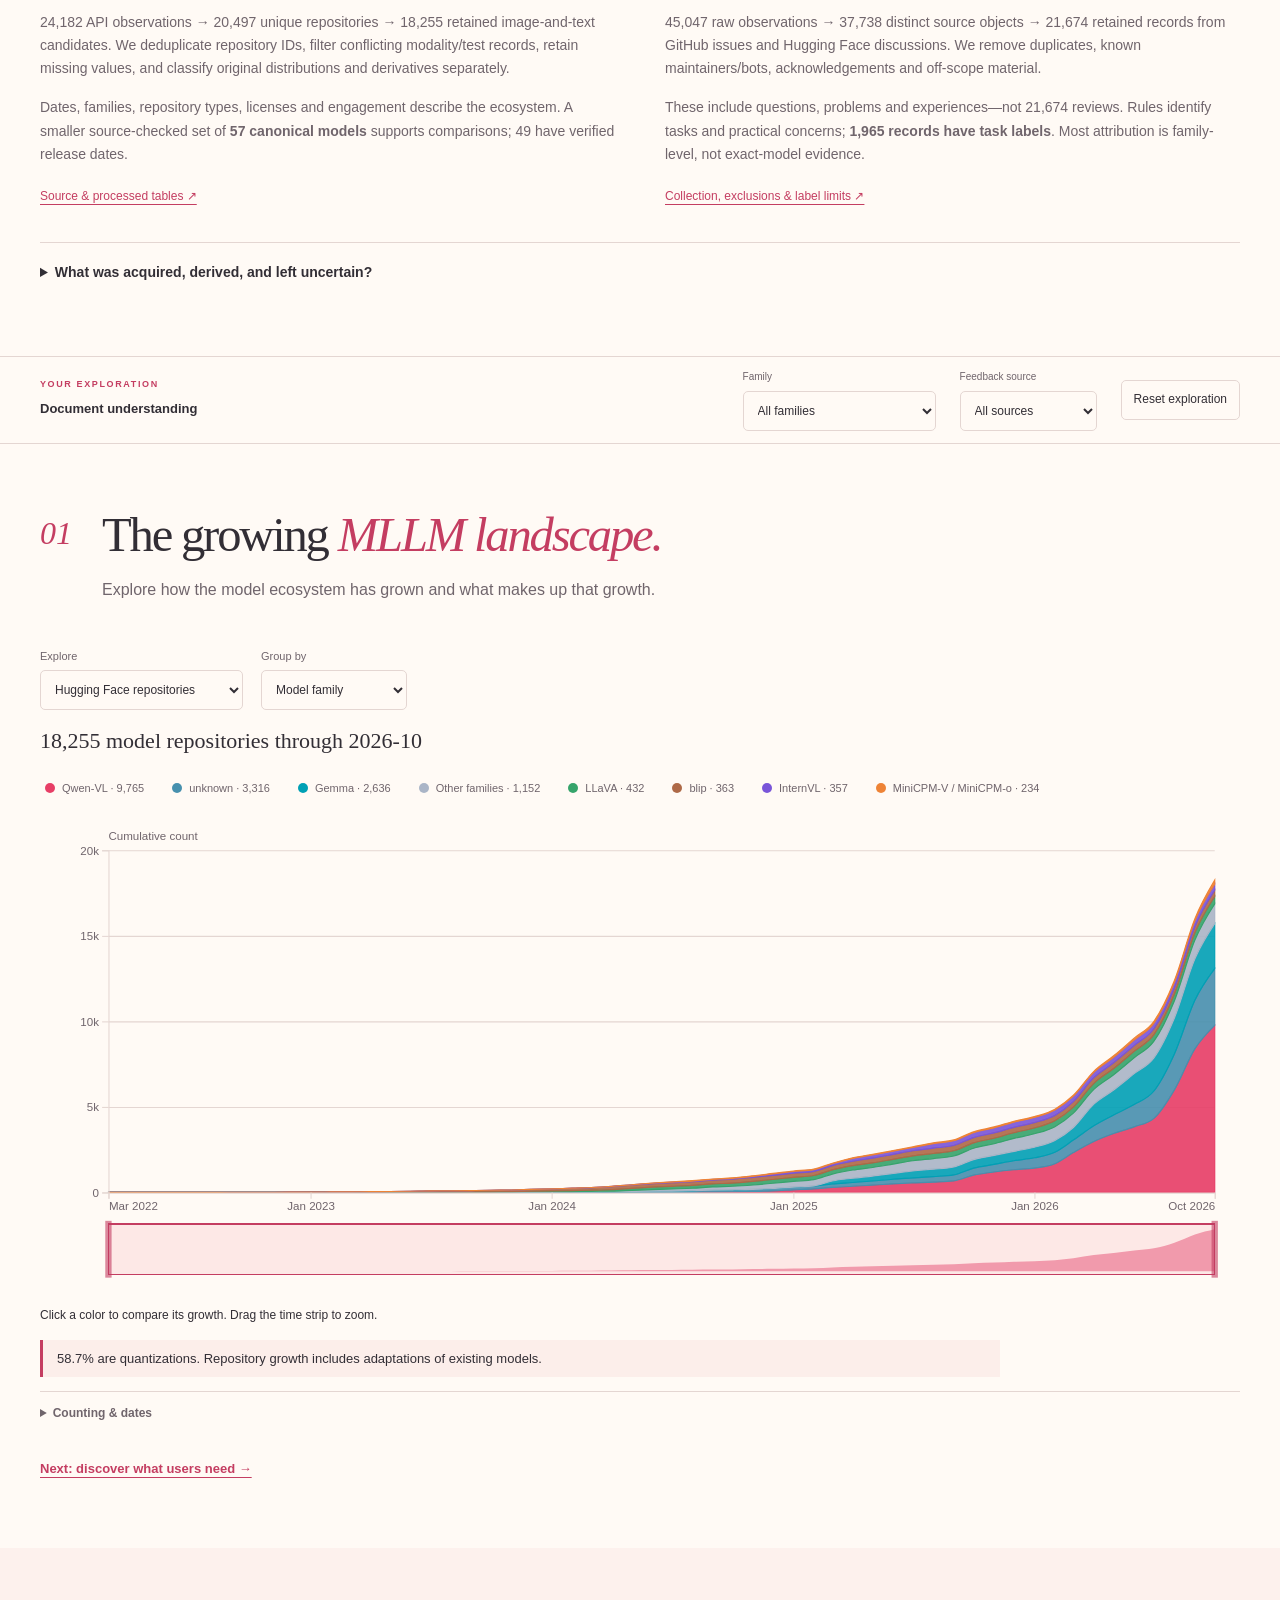
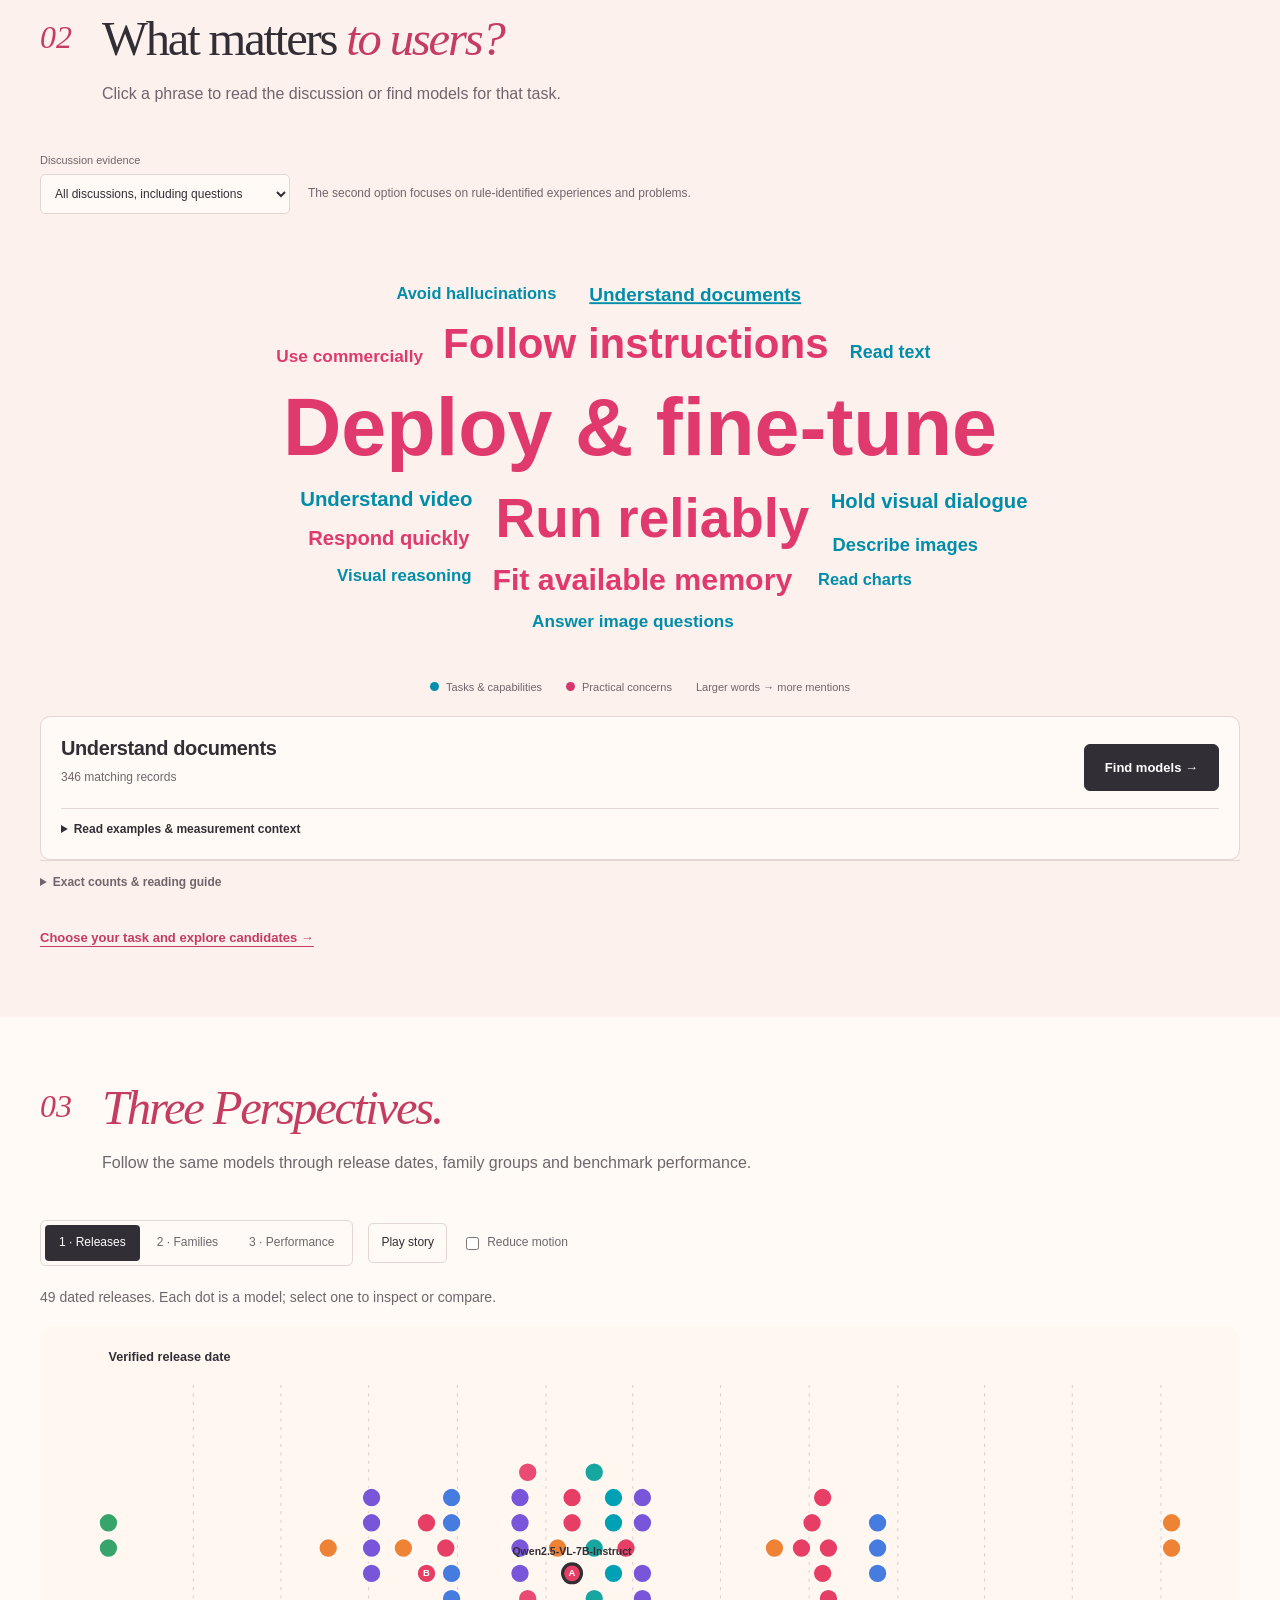
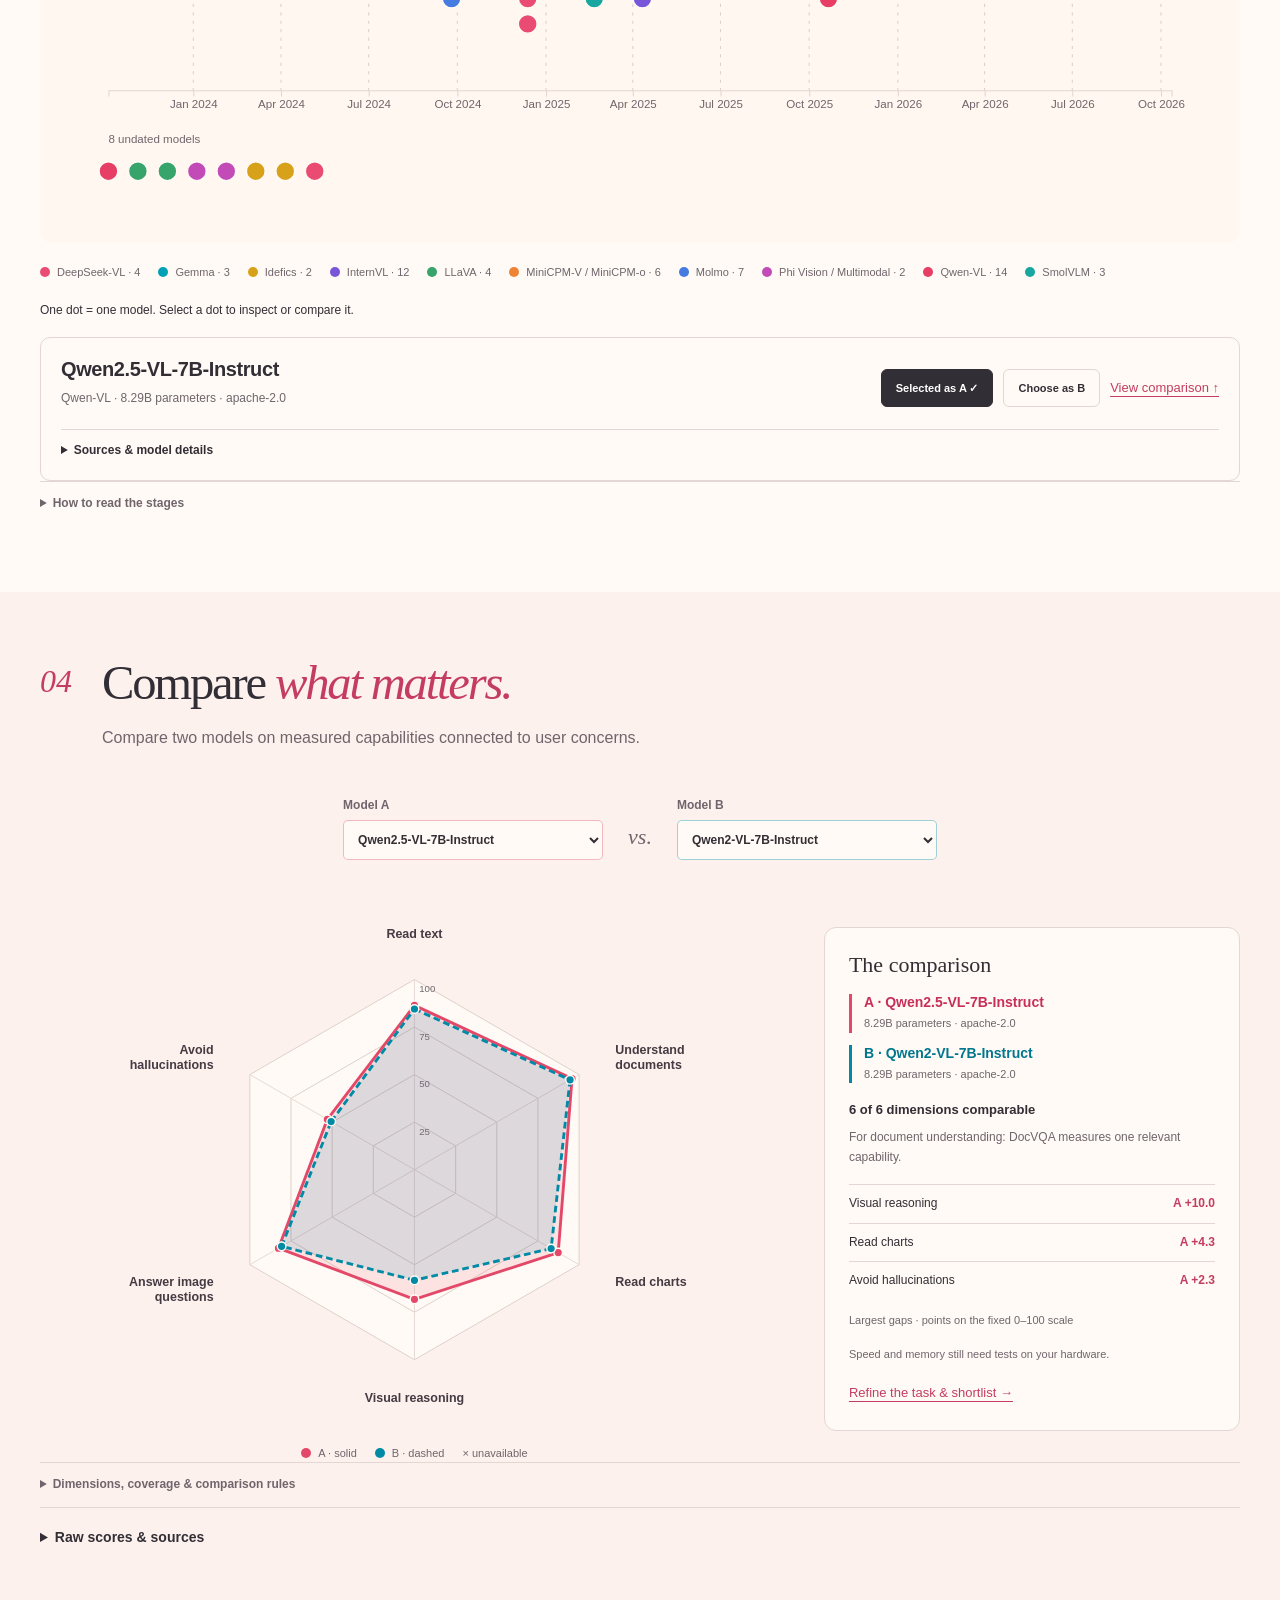
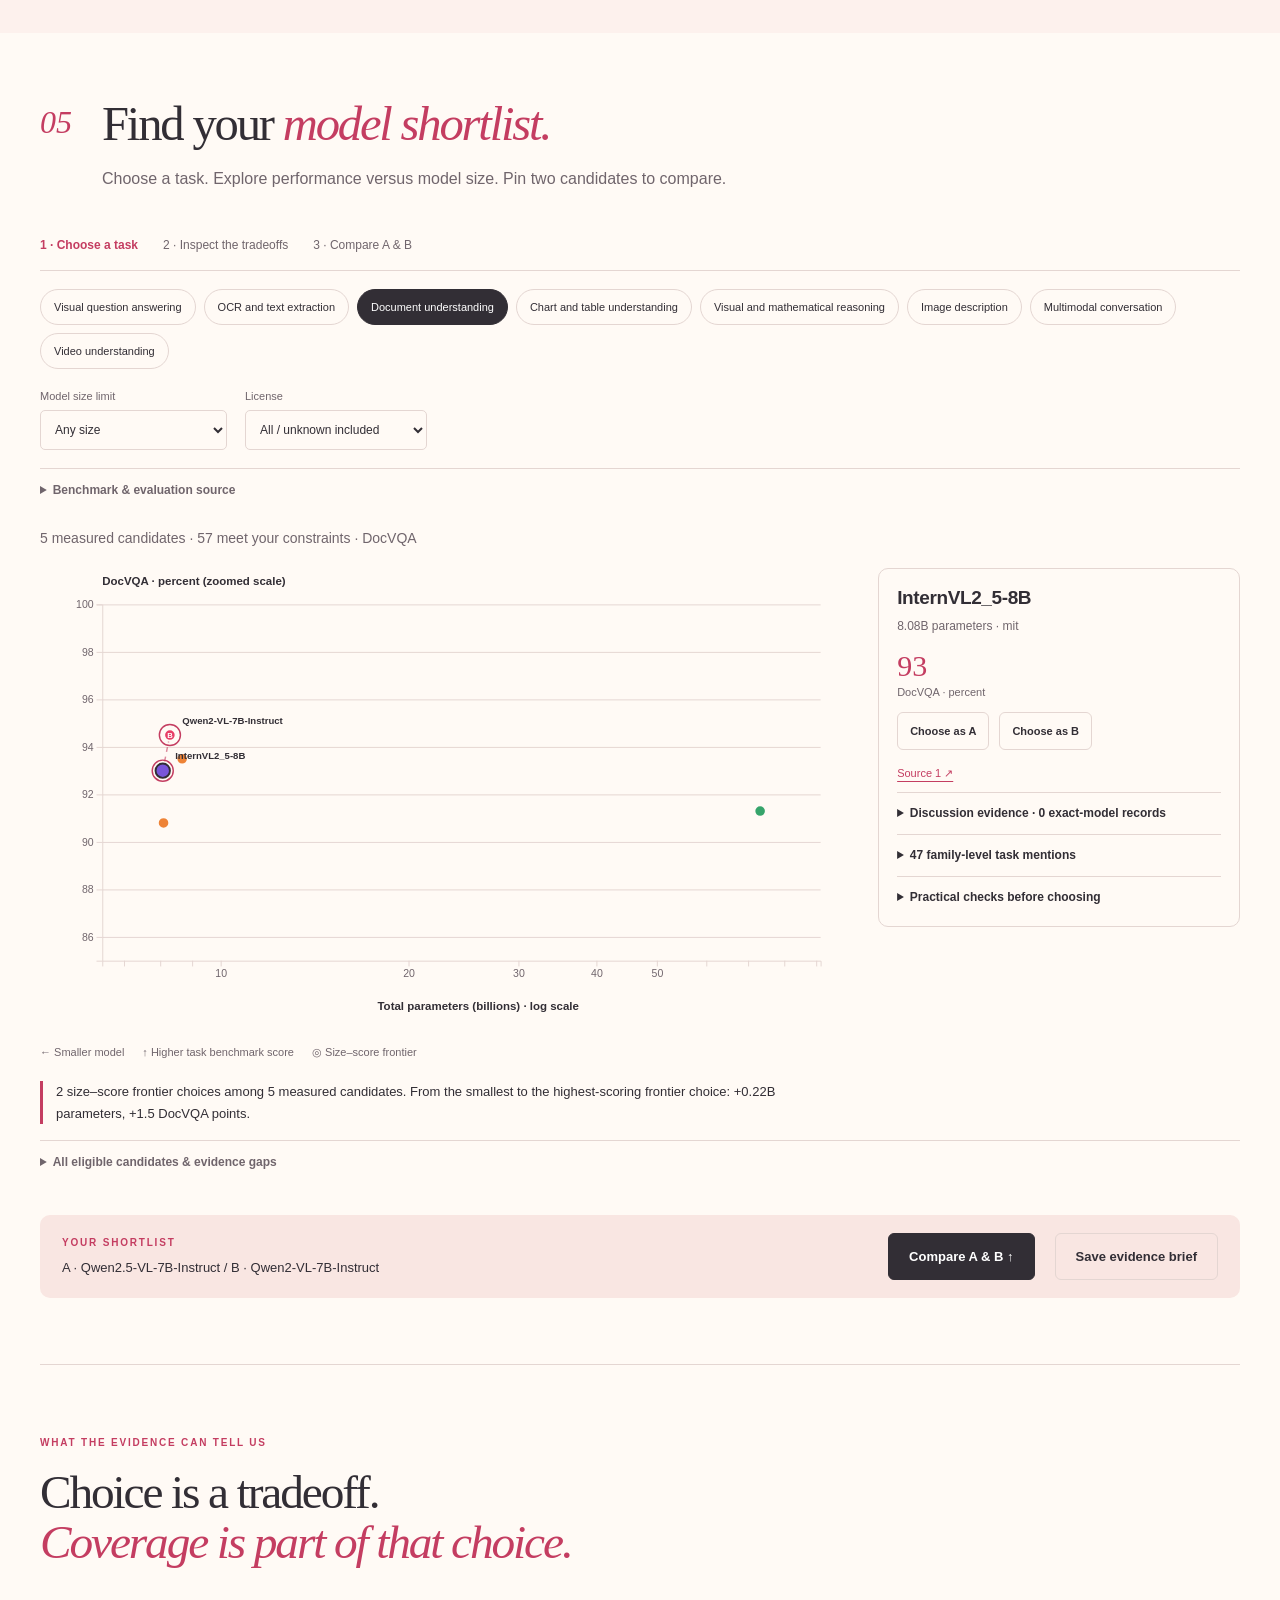
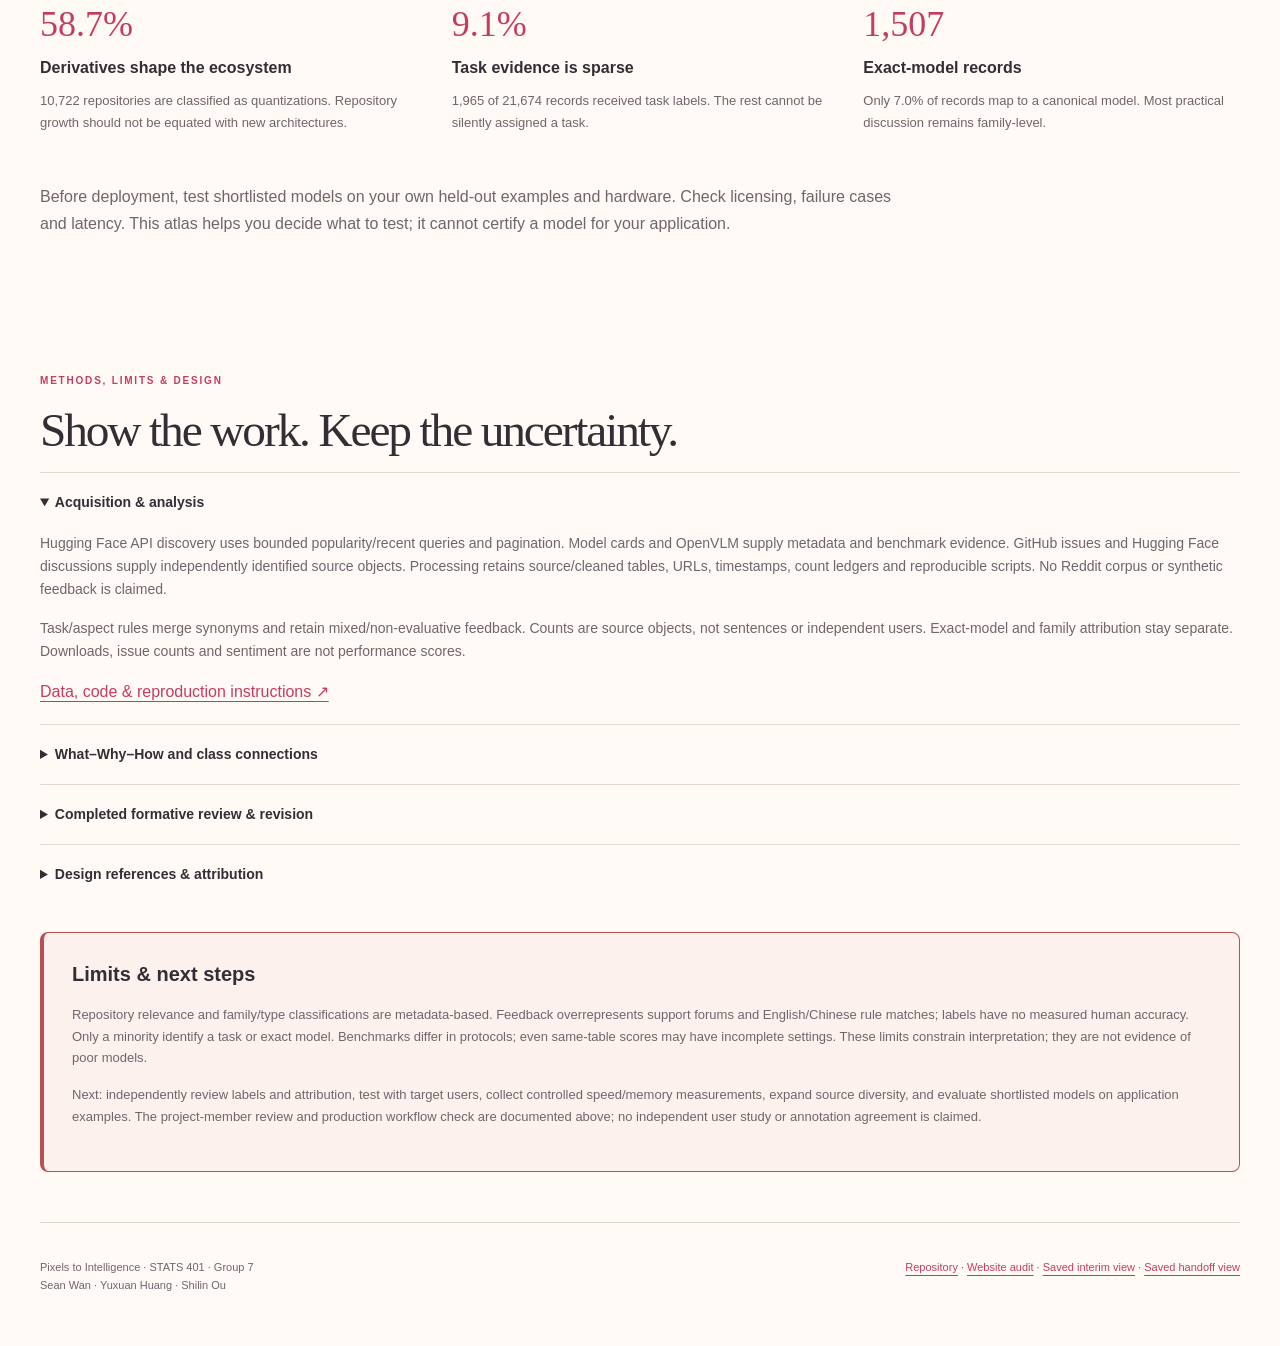
<file: pre-modal.html>
<!doctype html>
<html lang="en"><head>
<meta charset="utf-8"><meta name="viewport" content="width=device-width, initial-scale=1">
<meta name="description" content="An evidence-led visual atlas for choosing open-weight multimodal models: ecosystem growth, community needs, model families, capabilities and a task-specific shortlist.">
<title>Pixels to Intelligence · The MLLM Evidence Atlas</title>
<link rel="stylesheet" href="pre-modal.css"><script src="vendor/d3.v7.min.js"></script><script type="module" src="pre-modal.js"></script>
</head><body>
<a class="skip" href="#main">Skip to the story</a>
<header class="masthead"><a class="brand" href="#top"><span class="brand-mark">✳</span> Pixels to Intelligence</a><nav aria-label="Story navigation"><a href="#growth">01 Ecosystem</a><a href="#tasks">02 People</a><a href="#evolution">03 Families</a><a href="#radar">04 Compare</a><a href="#matrix">05 Choose</a><a href="#methods">Methods</a></nav></header>
<main id="main">
<section class="hero shell" id="top">
<p class="eyebrow">STATS 401 · GROUP 7 · AN INTERACTIVE EVIDENCE ATLAS</p>
<h1>A model for <em>your task.</em><br>Not a winner for everyone.</h1>
<p class="hero-deck">Multimodal models can read images and respond in language. But more models—and more benchmark claims—do not make choosing one easier.</p>
<div class="mission"><span class="step-label">YOUR MISSION</span><p>Choose an image-and-text task, shortlist two open-weight models, and compare their measured capabilities, reported practical concerns, and remaining evidence gaps.</p></div>
<div class="hero-actions"><a class="button primary" href="#growth">Explore the story ↓</a><a class="text-link" href="#matrix">I have a task. Help me choose →</a></div>
<p class="byline">Sean Wan · Yuxuan Huang · Shilin Ou</p><div id="summary" class="stats" aria-label="Dataset summary"></div><p id="load-status" role="status">Loading the evidence atlas…</p>
<noscript>JavaScript is required for the interactive charts. <a href="https://github.com/SeanWan514/stats401-fp-7-mllm-evo-vis">Read the datasets and methods here.</a></noscript>
</section>
<section class="shell intro" id="context"><div><p class="eyebrow">FIRST, A LITTLE CONTEXT</p><h2>What makes a model<br><em>multimodal?</em></h2></div><div class="prose"><p>A multimodal large language model (MLLM) combines language with another input type. Here we focus on models that accept images and text: a scanned invoice, a chart, or a photo can become the subject of a question. <strong>Open-weight</strong> means weights are available; it does not mean every license permits every use.</p><p>Our audience is researchers and developers choosing models to test. We connect the repository ecosystem, published benchmark results, and what people discuss when using these models. None is sufficient alone. Popularity is not accuracy, and an issue thread is not a controlled evaluation.</p></div></section>
<section class="shell data-section" id="dataset"><div class="section-title"><p class="eyebrow">THE EVIDENCE BEHIND THE STORY</p><h2>Two collections. Different jobs.</h2><p>Collected through 17 October 2026. A bounded research snapshot—not an exhaustive census or a representative survey.</p></div>
<div class="data-grid"><article><span class="data-label">01 / MODEL ECOSYSTEM</span><h3>18,255 Hugging Face repositories</h3><p>24,182 API observations → 20,497 unique repositories → 18,255 retained image-and-text candidates. We deduplicate repository IDs, filter conflicting modality/test records, retain missing values, and classify original distributions and derivatives separately.</p><p>Dates, families, repository types, licenses and engagement describe the ecosystem. A smaller source-checked set of <strong>57 canonical models</strong> supports comparisons; 49 have verified release dates.</p><a href="https://github.com/SeanWan514/stats401-fp-7-mllm-evo-vis/tree/main/data/final">Source & processed tables ↗</a></article><article><span class="data-label">02 / COMMUNITY FEEDBACK</span><h3>21,674 distinct posts & comments</h3><p>45,047 raw observations → 37,738 distinct source objects → 21,674 retained records from GitHub issues and Hugging Face discussions. We remove duplicates, known maintainers/bots, acknowledgements and off-scope material.</p><p>These include questions, problems and experiences—not 21,674 reviews. Rules identify tasks and practical concerns; <strong>1,965 records have task labels</strong>. Most attribution is family-level, not exact-model evidence.</p><a href="docs/feedback-methodology.md">Collection, exclusions & label limits ↗</a></article></div>
<details><summary>What was acquired, derived, and left uncertain?</summary><div class="prose wide"><p>Raw API caches, selected source fields, official model cards, acquisition scripts and cleaned tables are in the repository. Benchmark records preserve the OpenVLM baseline and official model-card evidence. The 143,086 numeric benchmark rows are measurements—not additional models. Some first-fetch feedback responses were retained as selected fields; later raw-response samples do not reconstruct every original response.</p><p>Family/type and feedback labels are rule-generated and lack human accuracy validation. Source URLs, timestamps, exclusions and uncertainty are retained. Missing scores are never zero; model release dates never come from repository modification dates. <a href="docs/data-pipeline.md">Reproduction</a> · <a href="reports/explorer_data_audit.json">Concern counts</a> · <a href="reports/final_validation.json">Structural checks</a>.</p></div></details></section>
<div class="shared-bar"><div class="shell shared-inner"><div><span class="eyebrow">YOUR EXPLORATION</span><span id="selected-task-label">Select a task below</span></div><label>Family<select id="family-filter"><option value="all">All families</option></select></label><label>Feedback source<select id="platform-filter"><option value="all">All sources</option><option value="github">GitHub</option><option value="huggingface">Hugging Face</option></select></label><button id="reset" class="quiet">Reset exploration</button></div></div>
<section class="chapter shell" id="growth">
<div class="chapter-heading"><span class="chapter-number">01</span><div><h2>The growing <em>MLLM landscape.</em></h2><p>Explore how the model ecosystem has grown and what makes up that growth.</p></div></div>
<div class="chart-toolbar"><label>Explore<select id="growth-mode"><option value="repository_creation">Hugging Face repositories</option><option value="verified_release">Verified model releases</option></select></label><label>Group by<select id="growth-group"><option value="family">Model family</option><option value="type">Repository type</option></select></label><div class="hidden"><select id="growth-measure" aria-label="Count measure"><option value="cumulative">Cumulative count</option></select><input type="month" id="date-from" aria-label="Start month"><input type="month" id="date-to" aria-label="End month"></div></div>
<div class="chart-head"><strong id="growth-total"></strong><button id="growth-unfocus" class="quiet">Reset view</button></div>
<div id="growth-legend" class="legend"></div><div id="growth-chart" class="chart" aria-label="Smooth cumulative stacked area chart"></div>
<p class="chart-instruction">Click a color to compare its growth. Drag the time strip to zoom.</p><div class="takeaway compact" id="growth-insight"></div>
<details class="chart-method"><summary>Counting & dates</summary><p>Repository dates describe creations in this collected sample, including derivatives. The separate release view uses verified dates for curated models. Smooth curves connect exact monthly cumulative totals; they do not estimate daily releases. The final month is partial. Zoom retains cumulative totals from the first dated record.</p></details>
<a class="chapter-next" href="#tasks">Next: discover what users need →</a></section>
<section class="chapter tinted" id="tasks"><div class="shell">
<div class="chapter-heading"><span class="chapter-number">02</span><div><h2>What matters <em>to users?</em></h2><p>Click a phrase to read the discussion or find models for that task.</p></div></div>
<div class="chart-toolbar cloud-toolbar"><label>Discussion evidence<select id="experience-filter"><option value="all">All discussions, including questions</option><option value="experience">Reported use & problems only</option></select></label><span class="control-hint">The second option focuses on rule-identified experiences and problems.</span></div>
<div id="task-cloud" class="chart" aria-label="Interactive user-concern phrase cloud"></div>
<div class="cloud-key"><span><i class="capability-swatch"></i> Tasks & capabilities</span><span><i class="practical-swatch"></i> Practical concerns</span><span>Larger words → more mentions</span></div>
<div id="task-evidence" class="evidence-panel" aria-live="polite"></div>
<details class="chart-method"><summary>Exact counts & reading guide</summary><div id="task-ranked" class="ranked"></div><p id="task-denominator" class="chart-note"></p><p>One record can mention several concerns. Position is decorative. Rules have not been human-validated; support-forum mentions are not a representative preference survey.</p></details>
<div class="hidden" id="task-insight"></div><a class="chapter-next" href="#matrix">Choose your task and explore candidates →</a></div></section>
<section class="chapter shell" id="evolution"><div class="chapter-heading"><span class="chapter-number">03</span><div><h2><em>Three Perspectives.</em></h2><p>Follow the same models through release dates, family groups and benchmark performance.</p></div></div>
<div class="story-controls"><div class="segmented" aria-label="Model story stage"><button data-stage="0" aria-pressed="true">1 · Releases</button><button data-stage="1" aria-pressed="false">2 · Families</button><button data-stage="2" aria-pressed="false">3 · Performance</button></div><button id="story-play" class="quiet">Play story</button><label class="check"><input id="reduce-motion" type="checkbox"> Reduce motion</label></div><p id="evolution-narrative" class="stage-narrative" aria-live="polite"></p>
<div class="chart-toolbar hidden" id="evolution-performance-controls"><label>Highlight a model<input id="model-search" type="search" placeholder="e.g. Qwen2.5 or InternVL"></label><label>Benchmark<select id="evolution-metric"></select></label><label>Evaluation source<select id="evolution-protocol"></select></label></div>
<div id="evolution-chart" class="chart evolution" aria-label="Animated timeline, family packing and performance distribution"></div><div id="evolution-legend" class="legend"></div><p class="chart-instruction">One dot = one model. Select a dot to inspect or compare it.</p><div id="model-evidence" class="evidence-panel"></div>
<details class="chart-method"><summary>How to read the stages</summary><p>Color identifies family; grouping does not imply ancestry. Unknown dates and scores are kept off the quantitative scales. Performance comparisons use one source table; evaluation settings may still be incomplete.</p></details></section>
<section class="chapter tinted" id="radar"><div class="shell">
<div class="chapter-heading"><span class="chapter-number">04</span><div><h2>Compare <em>what matters.</em></h2><p>Compare two models on measured capabilities connected to user concerns.</p></div></div>
<div class="chart-toolbar pair-controls"><label>Model A<select id="model-a"></select></label><span class="versus">vs.</span><label>Model B<select id="model-b"></select></label></div>
<p id="pair-status" class="selection-status" role="status" aria-live="polite"></p>
<div class="radar-layout"><div><div id="radar-chart" class="chart" aria-label="Two-model capability radar"></div><div class="legend radar-key"><span><i style="background:#e44868"></i> A · solid</span><span><i style="background:#008aa6"></i> B · dashed</span><span>× unavailable</span></div></div><aside class="comparison-insights"><h3>The comparison</h3><div id="model-meta" class="pair-meta"></div><p id="radar-coverage"></p><p id="radar-task-reading"></p><div id="radar-differences"></div><p class="chart-note">Speed and memory still need tests on your hardware.</p><a class="text-link" href="#matrix">Refine the task & shortlist →</a></aside></div>
<details class="chart-method"><summary>Dimensions, coverage & comparison rules</summary><label>Profile<select id="radar-mode"><option value="concerns">Six measured user concerns</option><option value="benchmarks">Eight benchmark dimensions</option></select></label><div id="radar-rationale"></div><p>Radar choices share at least four measured dimensions. Each axis uses a shared source group and a fixed published scale; complete evaluation settings are not always available. Missing values remain gaps. Polygon area is not overall quality. User discussion motivates the axes, but does not supply benchmark scores. Speed and memory are unmeasured and excluded from the polygon.</p></details>
<details class="score-details"><summary>Raw scores & sources</summary><div class="table-scroll"><table id="raw-scores"><caption>Published measurements for this pair</caption><thead><tr><th>Concern / measure</th><th>Source protocol</th><th>Model A</th><th>Model B</th><th>Evidence</th></tr></thead><tbody></tbody></table></div></details></div></section>
<section class="chapter shell" id="matrix">
<div class="chapter-heading"><span class="chapter-number">05</span><div><h2>Find your <em>model shortlist.</em></h2><p>Choose a task. Explore performance versus model size. Pin two candidates to compare.</p></div></div>
<div class="decision-steps"><span>1 · Choose a task</span><span>2 · Inspect the tradeoffs</span><span>3 · Compare A & B</span></div><div id="task-pills" class="task-pills" aria-label="Choose your task"></div>
<div class="chart-toolbar"><label>Model size limit<select id="params-filter"><option value="all">Any size</option><option value="4">Up to 4B parameters</option><option value="10">Up to 10B parameters</option><option value="40">Up to 40B parameters</option><option value="100">Up to 100B parameters</option></select></label><label>License<select id="license-filter"></select></label></div>
<details class="chart-method source-options"><summary>Benchmark & evaluation source</summary><div class="chart-toolbar"><label>Task benchmark<select id="task-metric"></select></label><label>Evaluation source<select id="task-protocol"></select></label></div><p id="task-mapping-method"></p></details>
<p id="matrix-note" class="stage-narrative"></p>
<div class="shortlist-layout"><div><div id="task-mapping" class="chart" aria-label="Task-specific performance versus model size tradeoff map"></div><div class="legend"><span>← Smaller model</span><span>↑ Higher task benchmark score</span><span>◎ Size–score frontier</span></div><p id="mapping-insight" class="mapping-insight"></p></div><aside id="candidate-evidence" class="evidence-panel"></aside></div>
<details class="chart-method"><summary>All eligible candidates & evidence gaps</summary><label>Order candidates<select id="candidate-sort"><option value="score">Measured score</option><option value="size">Parameter size</option><option value="name">Model name</option></select></label><div id="candidate-list" class="candidate-list"></div><p>Missing measurements do not imply poor performance. The frontier identifies models with no equally small-or-smaller, equally high-or-higher scoring competitor with at least one strict advantage in the filtered source table. This is a size–score tradeoff, not hardware efficiency.</p></details>
<div class="shortlist-strip"><div><span class="step-label">YOUR SHORTLIST</span><p id="shortlist-summary"></p></div><a href="#radar" class="button primary">Compare A & B ↑</a><button id="export-shortlist" class="button">Save evidence brief</button></div></section>
<section class="shell conclusions" id="findings"><p class="eyebrow">WHAT THE EVIDENCE CAN TELL US</p><h2>Choice is a tradeoff.<br><em>Coverage is part of that choice.</em></h2><div id="findings-grid" class="findings-grid"></div><p>Before deployment, test shortlisted models on your own held-out examples and hardware. Check licensing, failure cases and latency. This atlas helps you decide what to test; it cannot certify a model for your application.</p></section>
<section class="shell methods" id="methods"><p class="eyebrow">METHODS, LIMITS & DESIGN</p><h2>Show the work. Keep the uncertainty.</h2>
<details open><summary>Acquisition & analysis</summary><p>Hugging Face API discovery uses bounded popularity/recent queries and pagination. Model cards and OpenVLM supply metadata and benchmark evidence. GitHub issues and Hugging Face discussions supply independently identified source objects. Processing retains source/cleaned tables, URLs, timestamps, count ledgers and reproducible scripts. No Reddit corpus or synthetic feedback is claimed.</p><p>Task/aspect rules merge synonyms and retain mixed/non-evaluative feedback. Counts are source objects, not sentences or independent users. Exact-model and family attribution stay separate. Downloads, issue counts and sentiment are not performance scores.</p><a href="https://github.com/SeanWan514/stats401-fp-7-mllm-evo-vis">Data, code & reproduction instructions ↗</a></details>
<details><summary>What–Why–How and class connections</summary><div class="table-scroll"><table><thead><tr><th>View</th><th>What / why</th><th>How / class connection</th></tr></thead><tbody><tr><td>Growth</td><td>Time, counts, categories; identify composition and trends.</td><td>Stacked area, baseline reordering, temporal brushing. W4S2 time; W6S1 interaction.</td></tr><tr><td>Concern cloud</td><td>Text-derived categories; identify needs and inspect context.</td><td>Type size plus exact counts, linked selection. W4S2 slides 31–43.</td></tr><tr><td>Family story</td><td>Models, family, date, score; relate individuals to groups.</td><td>Timeline → hierarchical packing → aligned distribution. W4S1 hierarchy; W7S2 staged motion.</td></tr><tr><td>Radar</td><td>Profiles; compare two models and missing evidence.</td><td>Fixed radial scales, line styles, raw table. W2S2 channels; W5S2 linked views.</td></tr><tr><td>Task mapper</td><td>Task, constraints, scores, feedback; filter and shortlist.</td><td>Custom log-size/score map, Pareto frontier, selection and export. W2S1 tasks; W6S1 overview/filter/details.</td></tr></tbody></table></div></details>
<details><summary>Completed formative review & revision</summary><p>Sean Wan reviewed the previous handoff website and reported that its functions worked but required too much effort to understand. His feedback prompted the clearer trend, phrase cloud, animated family story, concern-led radar and task-first shortlist. On the previous release, he also confirmed that task selection, A/B radar updates and all three family stages worked. His subsequent clarity feedback motivates this chart-first refinement. These are checks by one project-member reviewer—not a representative usability study or feedback-label validation. <a href="docs/user-review.md">Read the recorded feedback, revisions and production check</a>. Automated regression checks and browser testing support technical verification; an independent user study remains future work.</p></details>
<details><summary>Design references & attribution</summary><p>Inspired by <a href="https://pudding.cool/2024/11/love-songs/">The Pudding’s “Is the Love Song Dying?”</a>: persistent marks, staged regrouping, categorical color and narrative annotation. Our data, layout and SVG implementation are original to this project; no assets or source code were copied. <a href="https://www.meandeviation.com/dancing-histograms/">Dancing Histograms by Alan Dix and Geoffrey Ellis</a> motivates moving a selected category to a common baseline. The phrase cloud follows the course’s Time and Text examples, with exact values and source context.</p><p>Locally bundled <a href="https://d3js.org/">D3 7.9.0</a>, custom SVG/CSS, Python processing. <a href="vendor/D3-LICENSE">D3 license</a>.</p></details>
<div class="limitations"><h3>Limits & next steps</h3><p>Repository relevance and family/type classifications are metadata-based. Feedback overrepresents support forums and English/Chinese rule matches; labels have no measured human accuracy. Only a minority identify a task or exact model. Benchmarks differ in protocols; even same-table scores may have incomplete settings. These limits constrain interpretation; they are not evidence of poor models.</p><p>Next: independently review labels and attribution, test with target users, collect controlled speed/memory measurements, expand source diversity, and evaluate shortlisted models on application examples. The project-member review and production workflow check are documented above; no independent user study or annotation agreement is claimed.</p></div></section>
</main><footer class="shell"><p>Pixels to Intelligence · STATS 401 · Group 7<br>Sean Wan · Yuxuan Huang · Shilin Ou</p><p><a href="https://github.com/SeanWan514/stats401-fp-7-mllm-evo-vis">Repository</a> · <a href="docs/final-website-audit.md">Website audit</a> · <a href="interim.html">Saved interim view</a> · <a href="handoff.html">Saved handoff view</a></p></footer><div id="tooltip" role="tooltip" hidden></div>
</body></html>
</file>
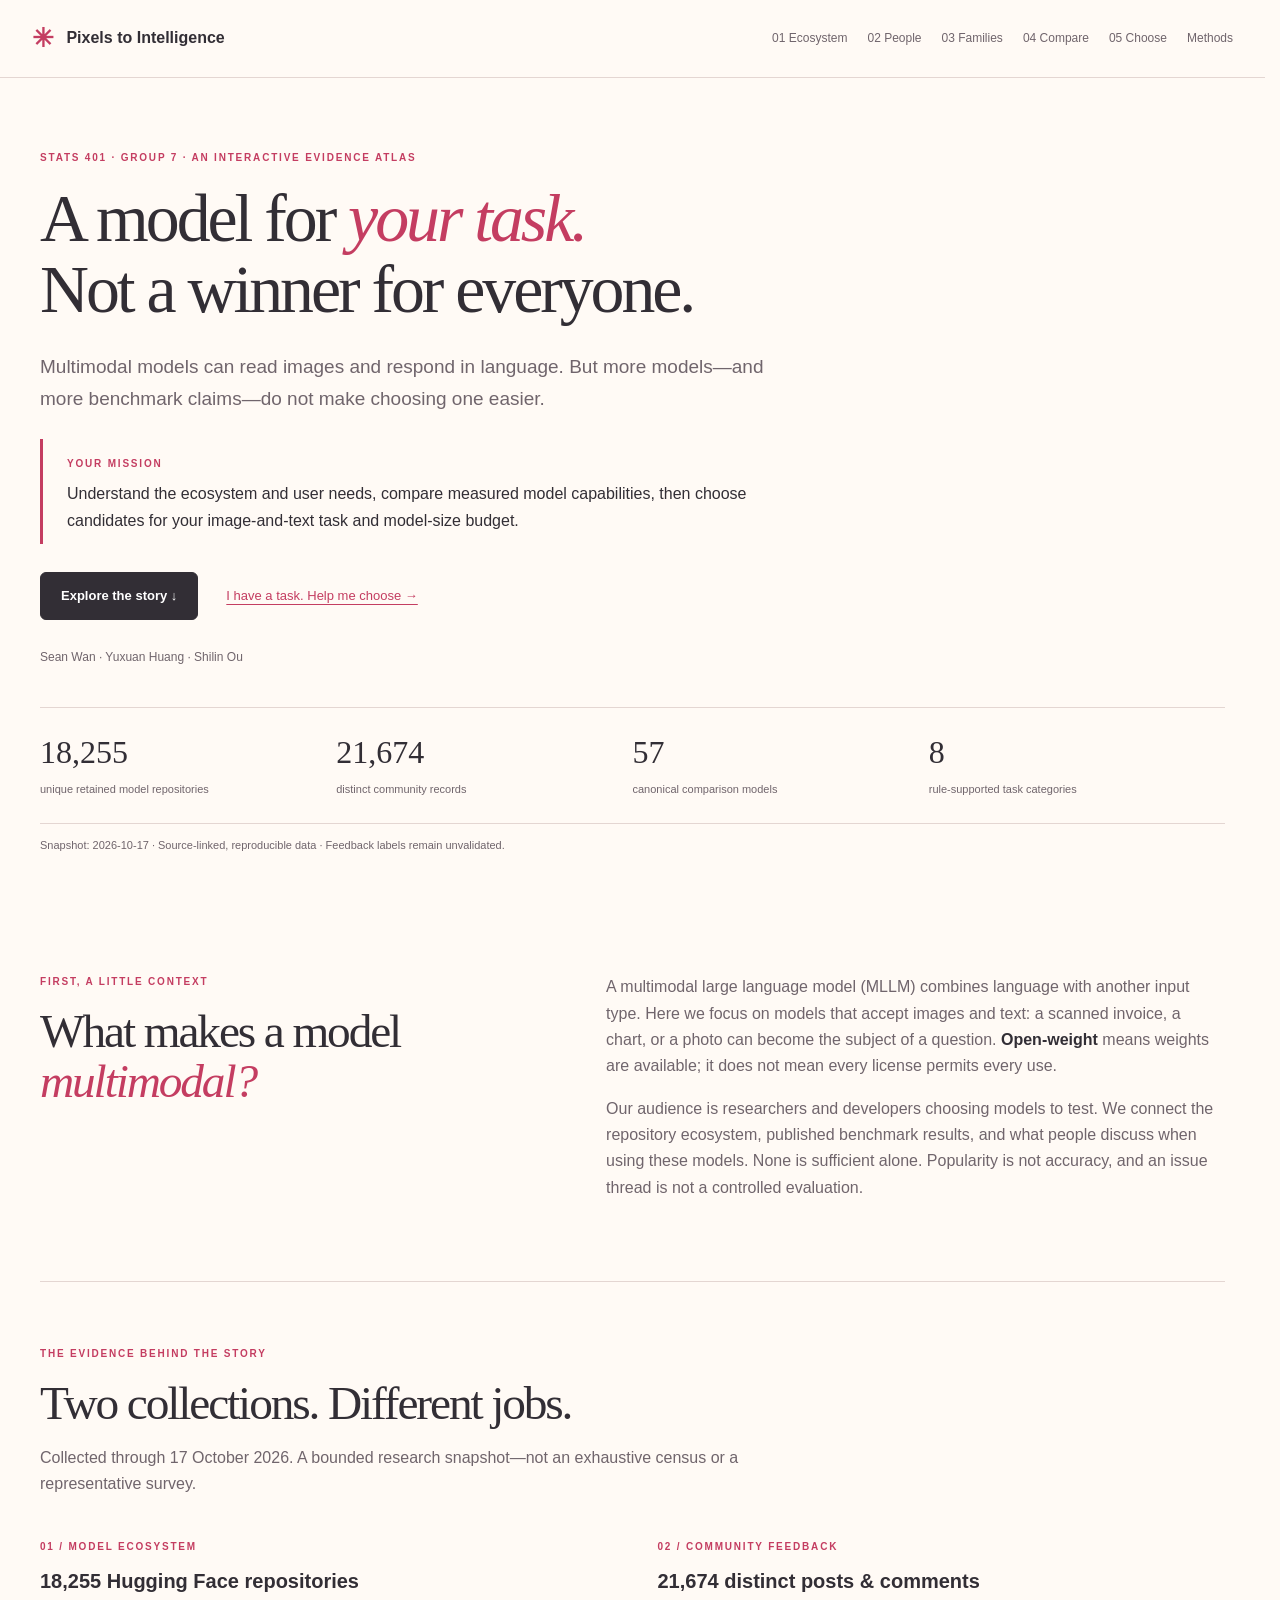
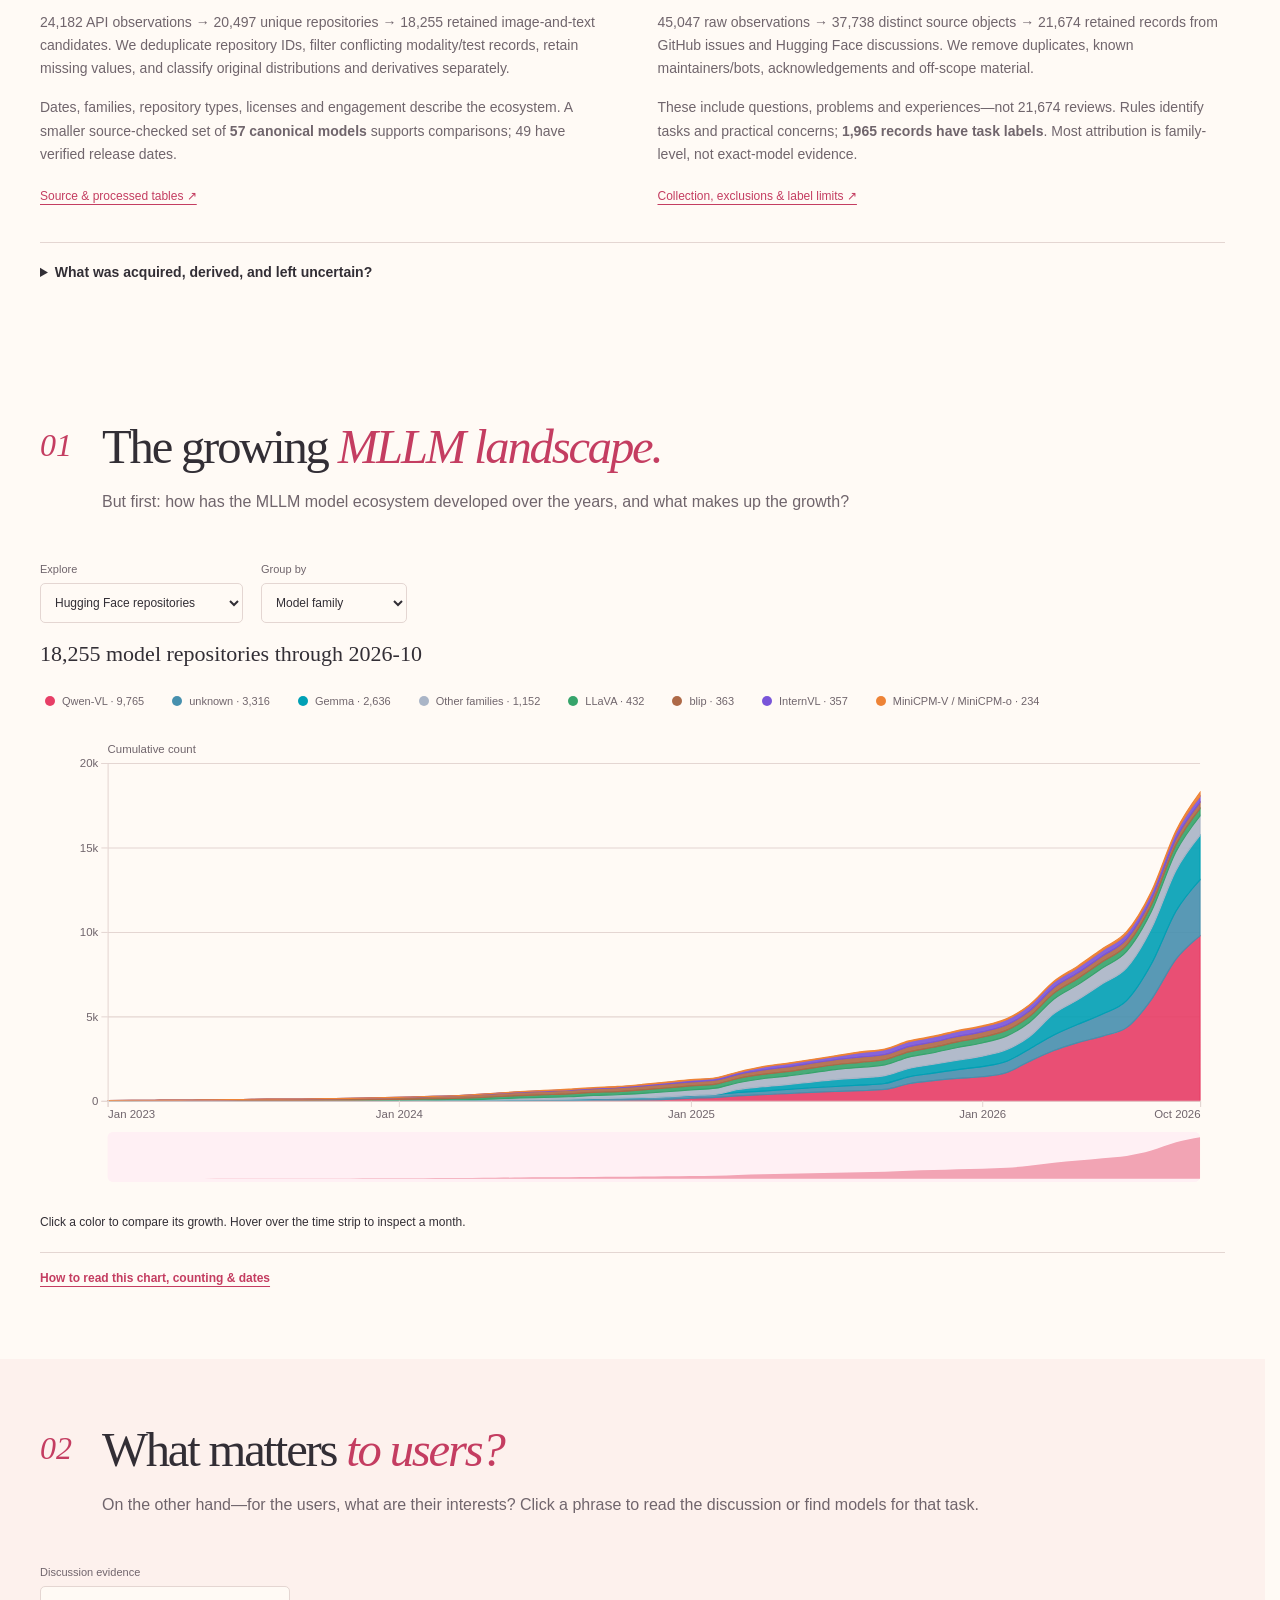
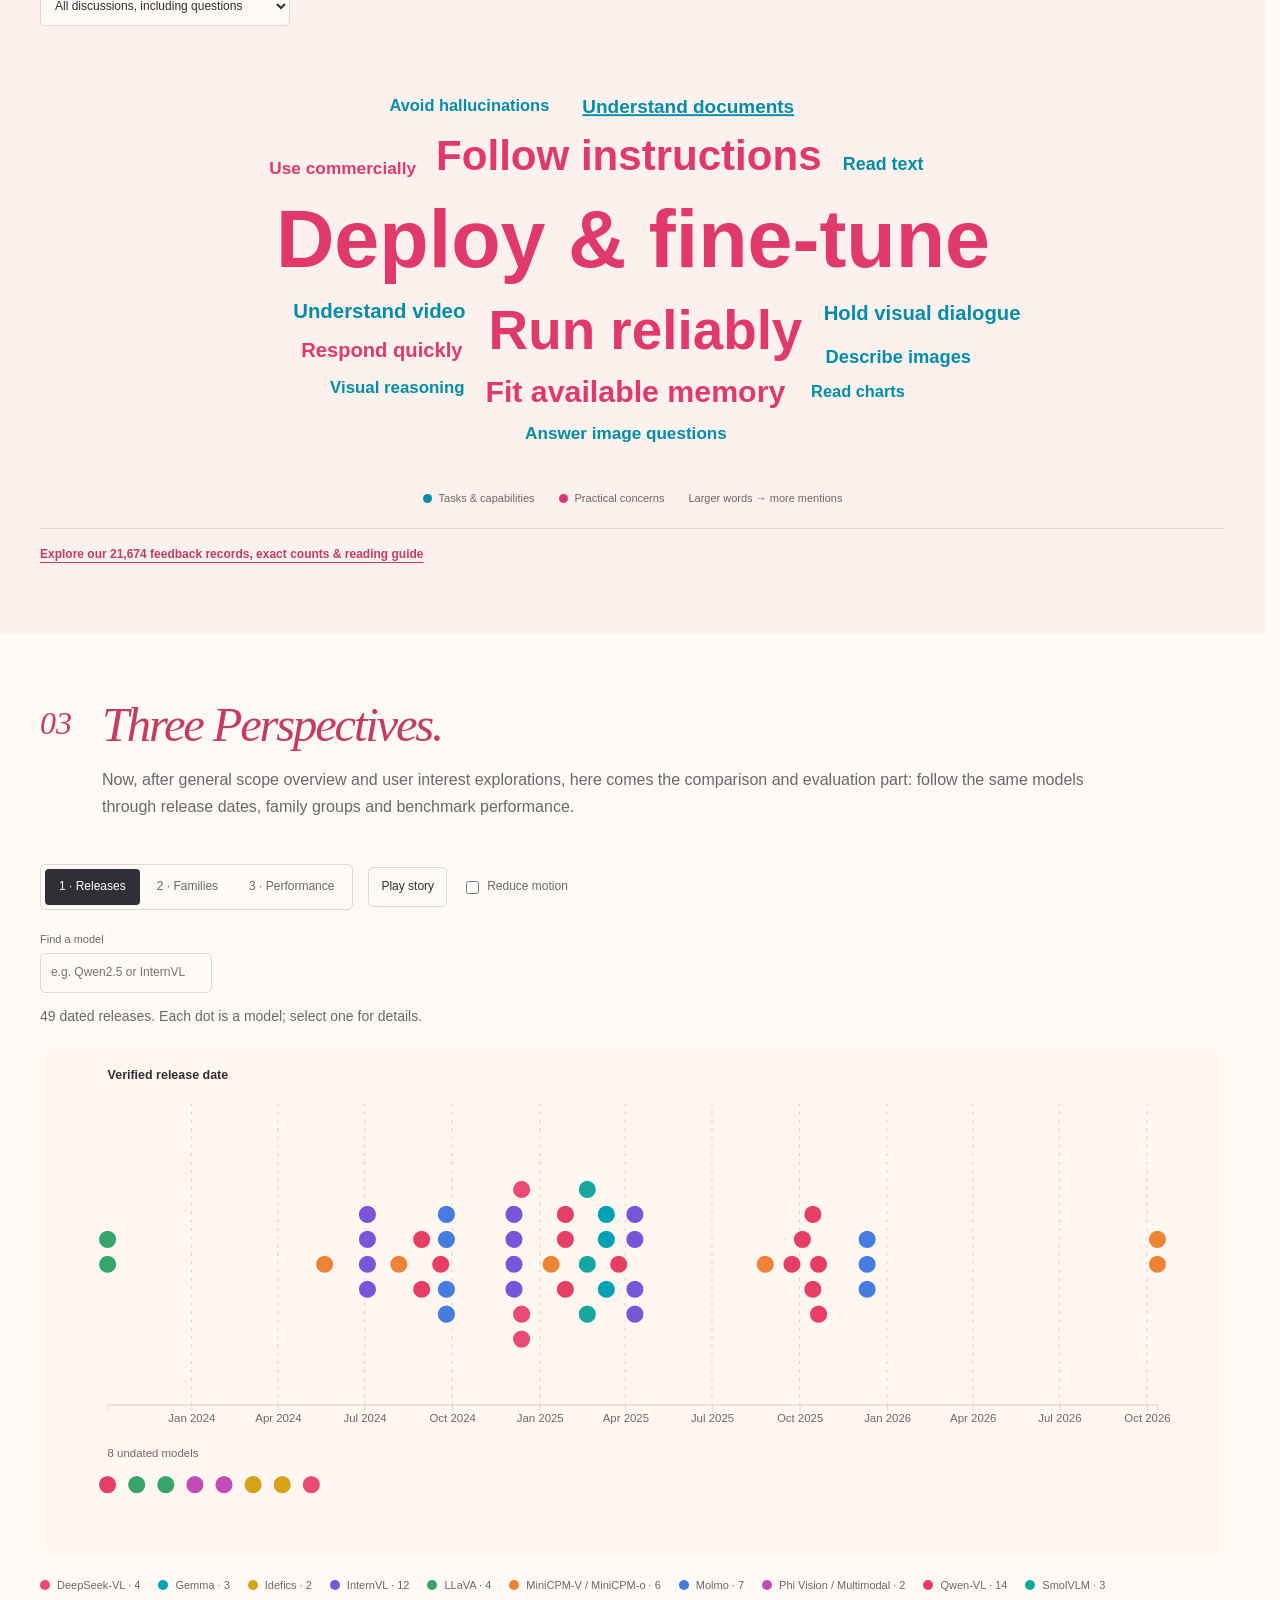
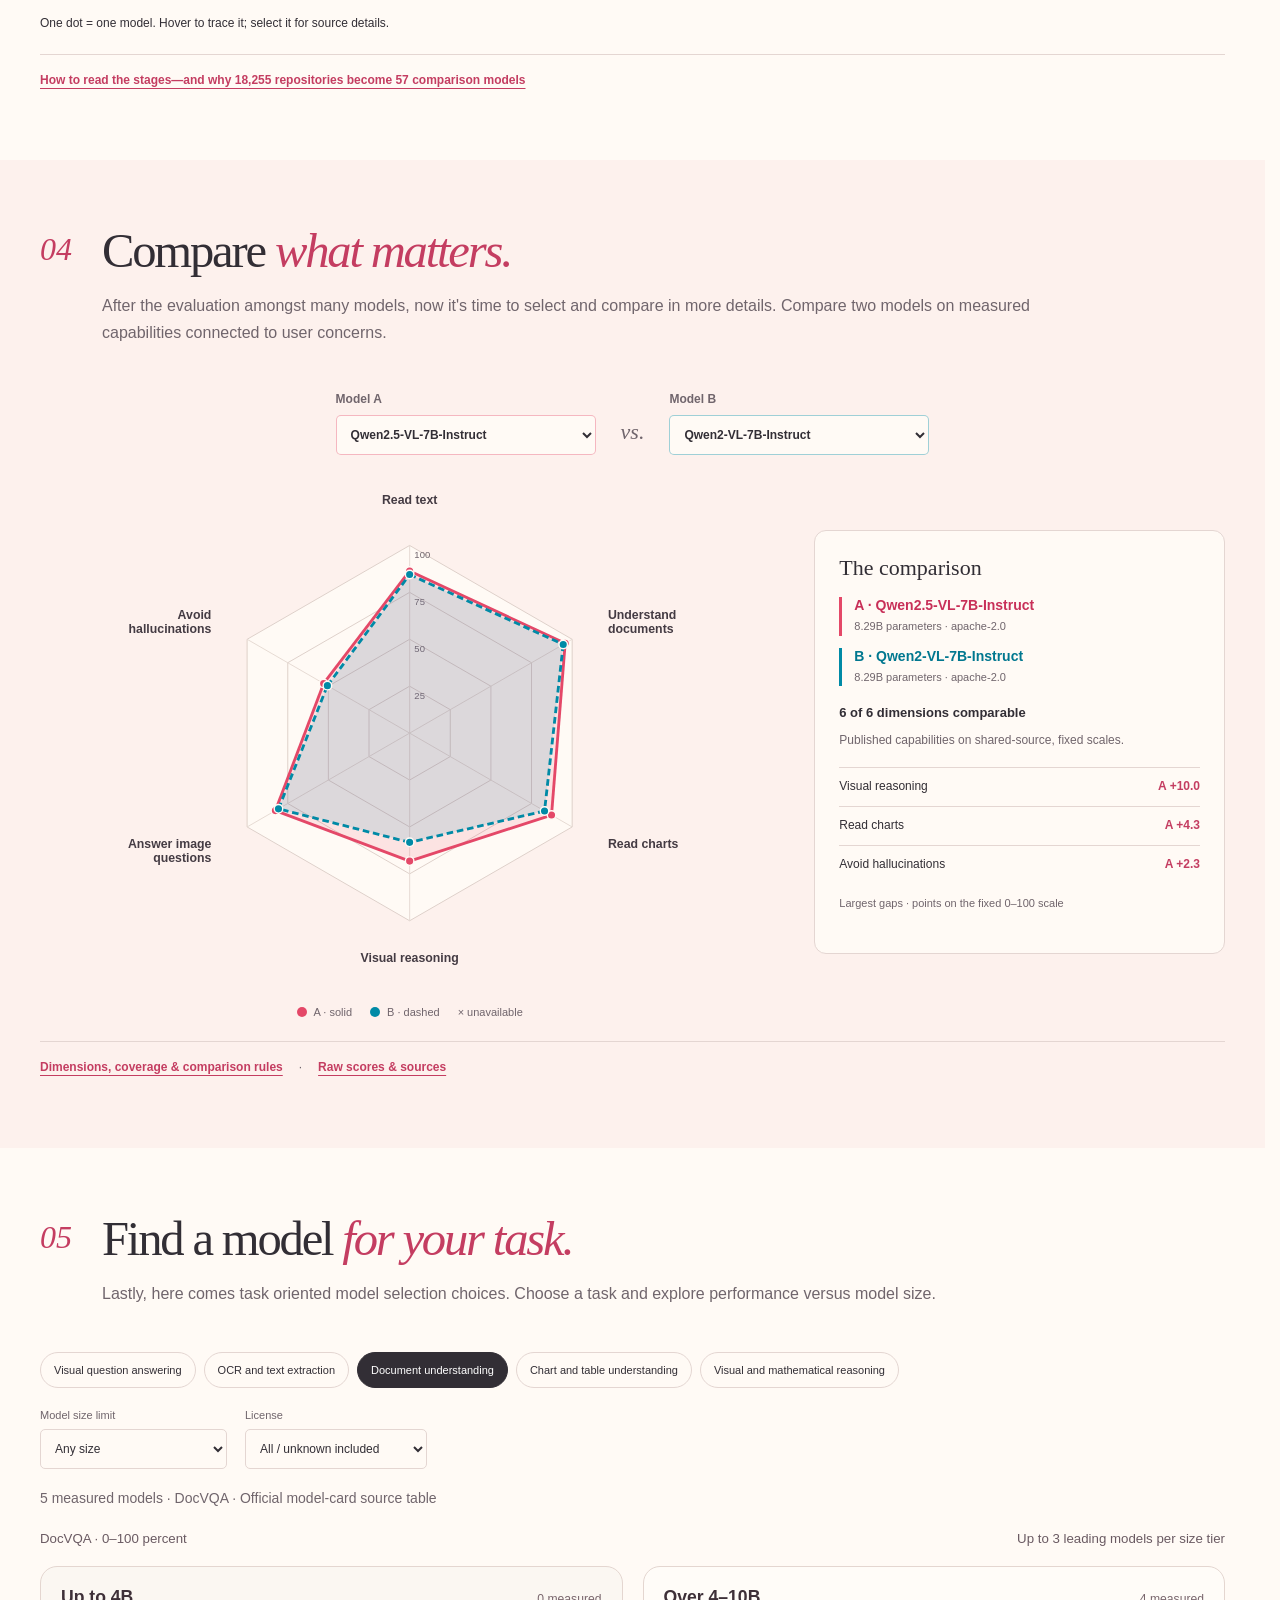
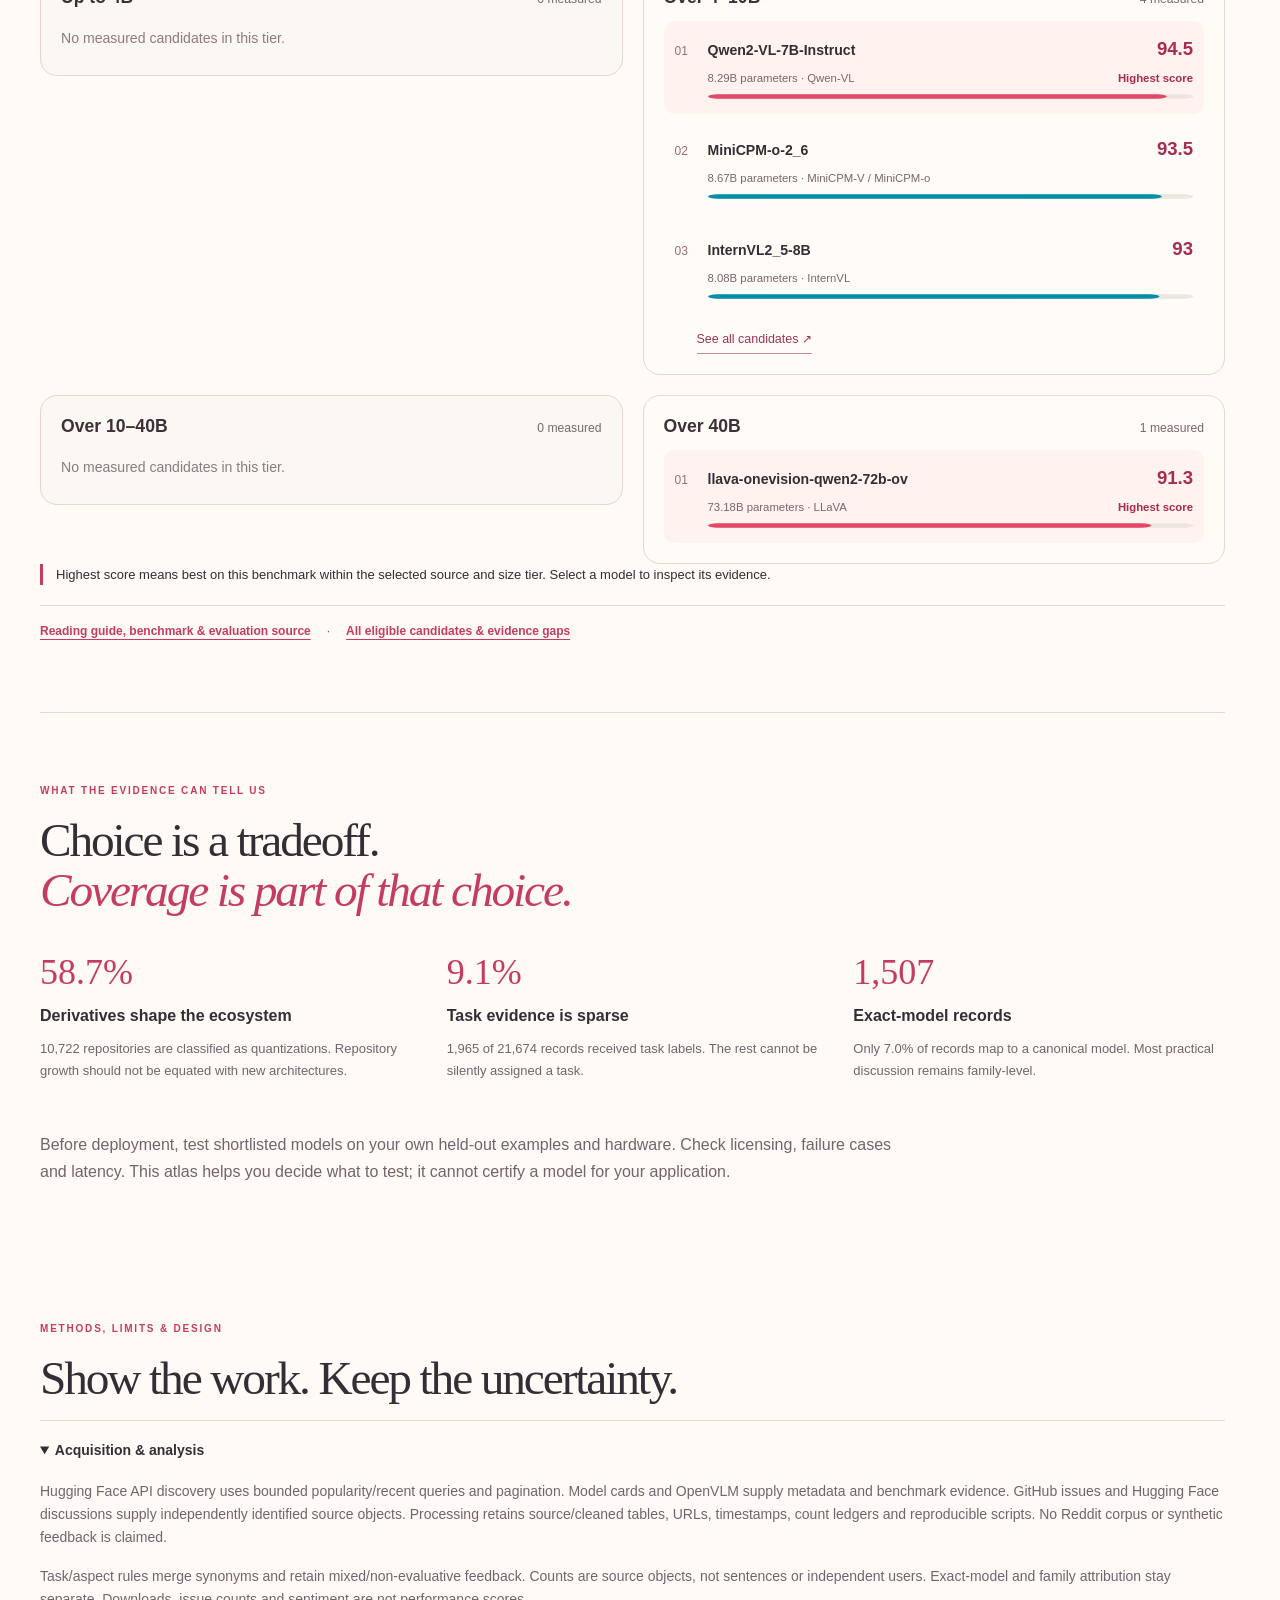
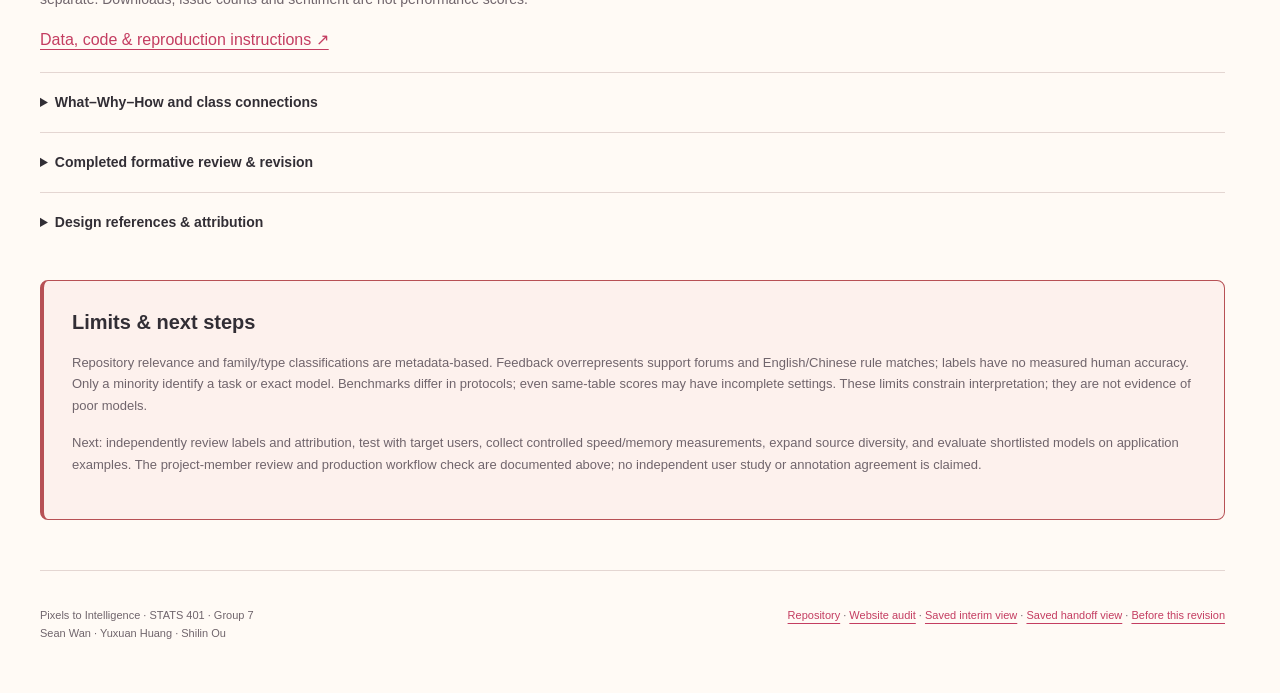
<file: pre-slides.html>
<!doctype html>
<html lang="en"><head>
<meta charset="utf-8"><meta name="viewport" content="width=device-width, initial-scale=1">
<meta name="description" content="An evidence-led visual atlas for choosing open-weight multimodal models: ecosystem growth, community needs, model families, capabilities and a task-specific shortlist.">
<title>Pixels to Intelligence · The MLLM Evidence Atlas</title>
<link rel="stylesheet" href="pre-slides.css"><link rel="stylesheet" href="pre-slides-dialogs.css"><link rel="stylesheet" href="pre-slides-task-selection.css"><script src="vendor/d3.v7.min.js"></script><script type="module" src="pre-slides.js"></script>
</head><body>
<a class="skip" href="#main">Skip to the story</a>
<header class="masthead"><a class="brand" href="#top"><span class="brand-mark">✳</span> Pixels to Intelligence</a><nav aria-label="Story navigation"><a href="#growth">01 Ecosystem</a><a href="#tasks">02 People</a><a href="#evolution">03 Families</a><a href="#radar">04 Compare</a><a href="#matrix">05 Choose</a><a href="#methods">Methods</a></nav></header>
<main id="main">
<section class="hero shell" id="top">
<p class="eyebrow">STATS 401 · GROUP 7 · AN INTERACTIVE EVIDENCE ATLAS</p>
<h1>A model for <em>your task.</em><br>Not a winner for everyone.</h1>
<p class="hero-deck">Multimodal models can read images and respond in language. But more models—and more benchmark claims—do not make choosing one easier.</p>
<div class="mission"><span class="step-label">YOUR MISSION</span><p>Understand the ecosystem and user needs, compare measured model capabilities, then choose candidates for your image-and-text task and model-size budget.</p></div>
<div class="hero-actions"><a class="button primary" href="#growth">Explore the story ↓</a><a class="text-link" href="#matrix">I have a task. Help me choose →</a></div>
<p class="byline">Sean Wan · Yuxuan Huang · Shilin Ou</p><div id="summary" class="stats" aria-label="Dataset summary"></div><p id="load-status" role="status">Loading the evidence atlas…</p>
<noscript>JavaScript is required for the interactive charts. <a href="https://github.com/SeanWan514/stats401-fp-7-mllm-evo-vis">Read the datasets and methods here.</a></noscript>
</section>
<section class="shell intro" id="context"><div><p class="eyebrow">FIRST, A LITTLE CONTEXT</p><h2>What makes a model<br><em>multimodal?</em></h2></div><div class="prose"><p>A multimodal large language model (MLLM) combines language with another input type. Here we focus on models that accept images and text: a scanned invoice, a chart, or a photo can become the subject of a question. <strong>Open-weight</strong> means weights are available; it does not mean every license permits every use.</p><p>Our audience is researchers and developers choosing models to test. We connect the repository ecosystem, published benchmark results, and what people discuss when using these models. None is sufficient alone. Popularity is not accuracy, and an issue thread is not a controlled evaluation.</p></div></section>
<section class="shell data-section" id="dataset"><div class="section-title"><p class="eyebrow">THE EVIDENCE BEHIND THE STORY</p><h2>Two collections. Different jobs.</h2><p>Collected through 17 October 2026. A bounded research snapshot—not an exhaustive census or a representative survey.</p></div>
<div class="data-grid"><article><span class="data-label">01 / MODEL ECOSYSTEM</span><h3>18,255 Hugging Face repositories</h3><p>24,182 API observations → 20,497 unique repositories → 18,255 retained image-and-text candidates. We deduplicate repository IDs, filter conflicting modality/test records, retain missing values, and classify original distributions and derivatives separately.</p><p>Dates, families, repository types, licenses and engagement describe the ecosystem. A smaller source-checked set of <strong>57 canonical models</strong> supports comparisons; 49 have verified release dates.</p><a href="https://github.com/SeanWan514/stats401-fp-7-mllm-evo-vis/tree/main/data/final">Source & processed tables ↗</a></article><article><span class="data-label">02 / COMMUNITY FEEDBACK</span><h3>21,674 distinct posts & comments</h3><p>45,047 raw observations → 37,738 distinct source objects → 21,674 retained records from GitHub issues and Hugging Face discussions. We remove duplicates, known maintainers/bots, acknowledgements and off-scope material.</p><p>These include questions, problems and experiences—not 21,674 reviews. Rules identify tasks and practical concerns; <strong>1,965 records have task labels</strong>. Most attribution is family-level, not exact-model evidence.</p><a href="docs/feedback-methodology.md">Collection, exclusions & label limits ↗</a></article></div>
<details><summary>What was acquired, derived, and left uncertain?</summary><div class="prose wide"><p>Raw API caches, selected source fields, official model cards, acquisition scripts and cleaned tables are in the repository. Benchmark records preserve the OpenVLM baseline and official model-card evidence. The 143,086 numeric benchmark rows are measurements—not additional models. Some first-fetch feedback responses were retained as selected fields; later raw-response samples do not reconstruct every original response.</p><p>Family/type and feedback labels are rule-generated and lack human accuracy validation. Source URLs, timestamps, exclusions and uncertainty are retained. Missing scores are never zero; model release dates never come from repository modification dates. <a href="docs/data-pipeline.md">Reproduction</a> · <a href="reports/explorer_data_audit.json">Concern counts</a> · <a href="reports/final_validation.json">Structural checks</a>.</p></div></details></section>
<section class="chapter shell" id="growth">
<div class="chapter-heading"><span class="chapter-number">01</span><div><h2>The growing <em>MLLM landscape.</em></h2><p>But first: how has the MLLM model ecosystem developed over the years, and what makes up the growth?</p></div></div>
<div class="chart-toolbar"><label>Explore<select id="growth-mode"><option value="repository_creation">Hugging Face repositories</option><option value="verified_release">Verified model releases</option></select></label><label>Group by<select id="growth-group"><option value="family">Model family</option><option value="type">Repository type</option></select></label></div>
<div class="chart-head"><strong id="growth-total"></strong><button id="growth-unfocus" class="quiet">Reset colors</button></div>
<div id="growth-legend" class="legend"></div><div id="growth-chart" class="chart" aria-label="Smooth cumulative stacked area chart"></div>
<p class="chart-instruction">Click a color to compare its growth. Hover over the time strip to inspect a month.</p>
<p class="info-line"><button data-modal-target="dialog-growth">How to read this chart, counting & dates</button></p>
</section>
<section class="chapter tinted" id="tasks"><div class="shell">
<div class="chapter-heading"><span class="chapter-number">02</span><div><h2>What matters <em>to users?</em></h2><p>On the other hand—for the users, what are their interests? Click a phrase to read the discussion or find models for that task.</p></div></div>
<div class="chart-toolbar cloud-toolbar"><label>Discussion evidence<select id="experience-filter"><option value="all">All discussions, including questions</option><option value="experience">Reported use & problems only</option></select></label></div>
<div id="task-cloud" class="chart" aria-label="Interactive user-concern phrase cloud"></div>
<div class="cloud-key"><span><i class="capability-swatch"></i> Tasks & capabilities</span><span><i class="practical-swatch"></i> Practical concerns</span><span>Larger words → more mentions</span></div>
<p class="info-line"><button data-modal-target="dialog-feedback">Explore our 21,674 feedback records, exact counts & reading guide</button></p>
</div></section>
<section class="chapter shell" id="evolution">
<div class="chapter-heading"><span class="chapter-number">03</span><div><h2><em>Three Perspectives.</em></h2><p>Now, after general scope overview and user interest explorations, here comes the comparison and evaluation part: follow the same models through release dates, family groups and benchmark performance.</p></div></div>
<div class="story-controls"><div class="segmented" aria-label="Model story stage"><button data-stage="0" aria-pressed="true">1 · Releases</button><button data-stage="1" aria-pressed="false">2 · Families</button><button data-stage="2" aria-pressed="false">3 · Performance</button></div><button id="story-play" class="quiet">Play story</button><label class="check"><input id="reduce-motion" type="checkbox"> Reduce motion</label></div>
<div class="chart-toolbar family-controls"><label>Find a model<input id="model-search" type="search" placeholder="e.g. Qwen2.5 or InternVL"></label><div class="chart-toolbar hidden" id="evolution-performance-controls"><label>Benchmark<select id="evolution-metric"></select></label><label>Evaluation source<select id="evolution-protocol"></select></label></div></div>
<p id="evolution-narrative" class="stage-narrative" aria-live="polite"></p>
<div id="evolution-chart" class="chart evolution" aria-label="Animated timeline, family packing and performance distribution"></div><div id="evolution-legend" class="legend"></div>
<p class="chart-instruction">One dot = one model. Hover to trace it; select it for source details.</p>
<p class="info-line"><button data-modal-target="dialog-family-guide">How to read the stages—and why 18,255 repositories become 57 comparison models</button></p>
</section>
<section class="chapter tinted" id="radar"><div class="shell">
<div class="chapter-heading"><span class="chapter-number">04</span><div><h2>Compare <em>what matters.</em></h2><p>After the evaluation amongst many models, now it's time to select and compare in more details. Compare two models on measured capabilities connected to user concerns.</p></div></div>
<div class="chart-toolbar pair-controls"><label>Model A<select id="model-a"></select></label><span class="versus">vs.</span><label>Model B<select id="model-b"></select></label></div>
<p id="pair-status" class="selection-status" role="status" aria-live="polite"></p>
<div class="radar-layout"><div><div id="radar-chart" class="chart" aria-label="Two-model capability radar"></div><div class="legend radar-key"><span><i style="background:#e44868"></i> A · solid</span><span><i style="background:#008aa6"></i> B · dashed</span><span>× unavailable</span></div></div><aside class="comparison-insights"><h3>The comparison</h3><div id="model-meta" class="pair-meta"></div><p id="radar-coverage"></p><p id="radar-task-reading"></p><div id="radar-differences"></div></aside></div>
<p class="info-line"><button data-modal-target="dialog-radar">Dimensions, coverage & comparison rules</button><span aria-hidden="true">·</span><button data-modal-target="dialog-scores">Raw scores & sources</button></p>
</div></section>
<section class="chapter shell" id="matrix">
<div class="chapter-heading"><span class="chapter-number">05</span><div><h2>Find a model <em>for your task.</em></h2><p>Lastly, here comes task oriented model selection choices. Choose a task and explore performance versus model size.</p></div></div>
<div id="task-pills" class="task-pills" aria-label="Choose your task"></div>
<div class="chart-toolbar"><label>Model size limit<select id="params-filter"><option value="all">Any size</option><option value="4">Up to 4B parameters</option><option value="10">Up to 10B parameters</option><option value="40">Up to 40B parameters</option><option value="100">Up to 100B parameters</option></select></label><label>License<select id="license-filter"></select></label></div>
<p id="matrix-note" class="stage-narrative"></p>
<div id="task-mapping" class="chart" aria-label="Ranked task performance by model size tier"></div>
<p id="mapping-insight" class="mapping-insight"></p>
<p class="info-line"><button data-modal-target="dialog-task-method">Reading guide, benchmark & evaluation source</button><span aria-hidden="true">·</span><button data-modal-target="dialog-all-candidates">All eligible candidates & evidence gaps</button></p>
</section>
<section class="shell conclusions" id="findings"><p class="eyebrow">WHAT THE EVIDENCE CAN TELL US</p><h2>Choice is a tradeoff.<br><em>Coverage is part of that choice.</em></h2><div id="findings-grid" class="findings-grid"></div><p>Before deployment, test shortlisted models on your own held-out examples and hardware. Check licensing, failure cases and latency. This atlas helps you decide what to test; it cannot certify a model for your application.</p></section>
<section class="shell methods" id="methods"><p class="eyebrow">METHODS, LIMITS & DESIGN</p><h2>Show the work. Keep the uncertainty.</h2>
<details open><summary>Acquisition & analysis</summary><p>Hugging Face API discovery uses bounded popularity/recent queries and pagination. Model cards and OpenVLM supply metadata and benchmark evidence. GitHub issues and Hugging Face discussions supply independently identified source objects. Processing retains source/cleaned tables, URLs, timestamps, count ledgers and reproducible scripts. No Reddit corpus or synthetic feedback is claimed.</p><p>Task/aspect rules merge synonyms and retain mixed/non-evaluative feedback. Counts are source objects, not sentences or independent users. Exact-model and family attribution stay separate. Downloads, issue counts and sentiment are not performance scores.</p><a href="https://github.com/SeanWan514/stats401-fp-7-mllm-evo-vis">Data, code & reproduction instructions ↗</a></details>
<details><summary>What–Why–How and class connections</summary><div class="table-scroll"><table><thead><tr><th>View</th><th>What / why</th><th>How / class connection</th></tr></thead><tbody><tr><td>Growth</td><td>Time, counts, categories; identify composition and trends.</td><td>Stacked area, baseline reordering, hover/keyboard month inspection. W4S2 time; W6S1 interaction.</td></tr><tr><td>Concern cloud</td><td>Text-derived categories; identify needs and inspect context.</td><td>Type size plus exact counts, linked selection. W4S2 slides 31–43.</td></tr><tr><td>Family story</td><td>Models, family, date, score; relate individuals to groups.</td><td>Timeline → hierarchical packing → aligned distribution. W4S1 hierarchy; W7S2 staged motion.</td></tr><tr><td>Radar</td><td>Profiles; compare two models and missing evidence.</td><td>Fixed radial scales, line styles, raw table. W2S2 channels; W5S2 linked views.</td></tr><tr><td>Task mapper</td><td>Task, constraints, scores, feedback; filter and shortlist.</td><td>Size-tier rankings, common score scales, filtering and source drill-down. W2S1 tasks; W6S1 overview/filter/details.</td></tr></tbody></table></div></details>
<details><summary>Completed formative review & revision</summary><p>Sean Wan reviewed the previous handoff website and reported that its functions worked but required too much effort to understand. His feedback prompted the clearer trend, phrase cloud, animated family story, concern-led radar and task-first shortlist. On the previous release, he also confirmed that task selection, A/B radar updates and all three family stages worked. His subsequent clarity feedback motivates this chart-first refinement. These are checks by one project-member reviewer—not a representative usability study or feedback-label validation. <a href="docs/user-review.md">Read the recorded feedback, revisions and production check</a>. Automated regression checks and browser testing support technical verification; an independent user study remains future work.</p></details>
<details><summary>Design references & attribution</summary><p>Inspired by <a href="https://pudding.cool/2024/11/love-songs/">The Pudding’s “Is the Love Song Dying?”</a>: persistent marks, staged regrouping, categorical color and narrative annotation. Our data, layout and SVG implementation are original to this project; no assets or source code were copied. <a href="https://www.meandeviation.com/dancing-histograms/">Dancing Histograms by Alan Dix and Geoffrey Ellis</a> motivates moving a selected category to a common baseline. The phrase cloud follows the course’s Time and Text examples, with exact values and source context.</p><p>Locally bundled <a href="https://d3js.org/">D3 7.9.0</a>, custom SVG/CSS, Python processing. <a href="vendor/D3-LICENSE">D3 license</a>.</p></details>
<div class="limitations"><h3>Limits & next steps</h3><p>Repository relevance and family/type classifications are metadata-based. Feedback overrepresents support forums and English/Chinese rule matches; labels have no measured human accuracy. Only a minority identify a task or exact model. Benchmarks differ in protocols; even same-table scores may have incomplete settings. These limits constrain interpretation; they are not evidence of poor models.</p><p>Next: independently review labels and attribution, test with target users, collect controlled speed/memory measurements, expand source diversity, and evaluate shortlisted models on application examples. The project-member review and production workflow check are documented above; no independent user study or annotation agreement is claimed.</p></div></section>
</main><footer class="shell"><p>Pixels to Intelligence · STATS 401 · Group 7<br>Sean Wan · Yuxuan Huang · Shilin Ou</p><p><a href="https://github.com/SeanWan514/stats401-fp-7-mllm-evo-vis">Repository</a> · <a href="docs/final-website-audit.md">Website audit</a> · <a href="interim.html">Saved interim view</a> · <a href="handoff.html">Saved handoff view</a> · <a href="pre-modal.html">Before this revision</a></p></footer><div id="tooltip" role="tooltip" hidden></div>
<dialog id="dialog-growth" class="info-dialog" aria-labelledby="dialog-growth-title"><div class="modal-panel"><header class="modal-header"><h2 id="dialog-growth-title" tabindex="-1">Reading the ecosystem</h2><button class="modal-close" aria-label="Close Reading the ecosystem">×</button></header><div class="modal-content"><div class="modal-grid"><section><h3>Read the shape</h3><p>Height is the cumulative count; each colored layer is a family or repository type. Select a color to move it to a common baseline. Hover or tap the time strip for a month; arrow keys work when the strip is focused.</p></section><section><h3>Read the dates</h3><p>The repository display begins in January 2023. Earlier collected records remain in the cumulative baseline. Repository creation is different from model release; the separate release view uses verified dates.</p></section><section><h3>Understand the count</h3><p>18,255 distinct retained repositories include original distributions, fine-tunes, adapters and quantizations. They are not 18,255 independently invented models. This is our collected snapshot, not a complete historical census.</p></section><section><h3>Interpret carefully</h3><p>Smooth lines connect exact monthly cumulative totals, not daily observations. October 2026 is partial. Sources and processing rules are available in the <a href="docs/data-pipeline.md">data pipeline</a>.</p></section></div></div><footer class="modal-footer">Click outside, press Escape, or use × to return to the visualization.</footer></div></dialog>
<dialog id="dialog-feedback" class="info-dialog" aria-labelledby="dialog-feedback-title"><div class="modal-panel"><header class="modal-header"><h2 id="dialog-feedback-title" tabindex="-1">The feedback behind the words</h2><button class="modal-close" aria-label="Close The feedback behind the words">×</button></header><div class="modal-content"><div class="modal-stat"><strong>21,674</strong><span>unique retained posts and comments<br>from GitHub and Hugging Face</span></div><p>45,047 raw observations → 37,738 unique source objects → 21,674 eligible records. We remove duplicates, known maintainers/bots, acknowledgements and off-scope material. These are discussion records, not independent users or product reviews.</p><div class="modal-grid"><section><h3>What the cloud shows</h3><p>Larger words mean more distinct records mentioning a concern; exact counts appear below. Position is decorative. Categories overlap, so their counts do not sum to the corpus total.</p></section><section><h3>What the filter means</h3><p>“All discussions” includes questions and requests. “Reported use & problems” keeps rule-inferred observations and problem reports. Labels are not human-validated; support forums are not a representative preference survey.</p></section></div><label>Feedback source<select id="platform-filter"><option value="all">All sources</option><option value="github">GitHub</option><option value="huggingface">Hugging Face</option></select></label><p id="task-denominator" class="chart-note"></p><h3>Exact mention counts</h3><div id="task-ranked" class="ranked"></div><a href="docs/feedback-methodology.md">Acquisition and classification method ↗</a></div><footer class="modal-footer">Click outside, press Escape, or use × to return to the visualization.</footer></div></dialog>
<dialog id="dialog-concern" class="info-dialog" aria-labelledby="dialog-concern-title"><div class="modal-panel"><header class="modal-header"><h2 id="dialog-concern-title" tabindex="-1">Discussion evidence</h2><button class="modal-close" aria-label="Close Discussion evidence">×</button></header><div class="modal-content"><div id="task-evidence"></div></div><footer class="modal-footer">Click outside, press Escape, or use × to return to the visualization.</footer></div></dialog>
<dialog id="dialog-family-guide" class="info-dialog" aria-labelledby="dialog-family-guide-title"><div class="modal-panel"><header class="modal-header"><h2 id="dialog-family-guide-title" tabindex="-1">From repositories to comparison models</h2><button class="modal-close" aria-label="Close From repositories to comparison models">×</button></header><div class="modal-content"><div class="modal-stat"><strong>18,255 → 57</strong><span>ecosystem repositories → canonical models<br>10 families · 49 verified release dates</span></div><p>The broad repository collection measures ecosystem volume and includes many quantizations, fine-tunes and adapters. For comparisons, we resolve versions to 57 source-checked canonical models with traceable metadata and benchmark evidence. This smaller set avoids counting repackaged weights as new inventions; it is curated, not a random or exhaustive sample.</p><div class="modal-grid"><section><h3>Releases</h3><p>Horizontal position is a verified release date. Undated models have a separate holding area. Search highlights matching models without removing context.</p></section><section><h3>Families</h3><p>The same model dots regroup by family. Color and containment encode membership, not proven ancestry. Hover to trace a model; select it for sources.</p></section><section><h3>Performance</h3><p>Choose one benchmark and source group. Farther right means a higher score; unmeasured models stay separate. Source-table consistency reduces mismatches, but incomplete settings still limit comparability.</p></section><section><h3>Scope</h3><p>No claim is made that the 57 models represent every repository. <a href="docs/model-methodology.md">Model inclusion and verification</a> explains the comparison set.</p></section></div></div><footer class="modal-footer">Click outside, press Escape, or use × to return to the visualization.</footer></div></dialog>
<dialog id="dialog-model" class="info-dialog" aria-labelledby="dialog-model-title"><div class="modal-panel"><header class="modal-header"><h2 id="dialog-model-title" tabindex="-1">Model details</h2><button class="modal-close" aria-label="Close Model details">×</button></header><div class="modal-content"><div id="model-evidence"></div></div><footer class="modal-footer">Click outside, press Escape, or use × to return to the visualization.</footer></div></dialog>
<dialog id="dialog-radar" class="info-dialog" aria-labelledby="dialog-radar-title"><div class="modal-panel"><header class="modal-header"><h2 id="dialog-radar-title" tabindex="-1">Dimensions and comparison rules</h2><button class="modal-close" aria-label="Close Dimensions and comparison rules">×</button></header><div class="modal-content"><label>Profile<select id="radar-mode"><option value="concerns">Six measured user concerns</option><option value="benchmarks">Eight benchmark dimensions</option></select></label><div id="radar-rationale"></div><div class="modal-grid"><section><h3>Why these dimensions?</h3><p>User discussion motivates the capability questions. Published benchmarks supply the measurements; mention counts do not become quality scores. Speed and memory require controlled tests on your hardware and stay outside the polygon.</p></section><section><h3>How to compare</h3><p>Pairs share at least four measured dimensions. Each axis uses a shared source group and fixed published range, shown on a 0–100 scale. Missing measurements stay gaps; polygon area is not overall quality. Some evaluation settings remain incomplete.</p></section></div></div><footer class="modal-footer">Click outside, press Escape, or use × to return to the visualization.</footer></div></dialog>
<dialog id="dialog-scores" class="info-dialog wide-dialog" aria-labelledby="dialog-scores-title"><div class="modal-panel"><header class="modal-header"><h2 id="dialog-scores-title" tabindex="-1">Raw scores and sources</h2><button class="modal-close" aria-label="Close Raw scores and sources">×</button></header><div class="modal-content"><p>Inspect the original units and change a shared evaluation source per dimension. Source groups are a comparability safeguard, not proof of a controlled replication.</p><div class="table-scroll"><table id="raw-scores"><caption>Published measurements for this pair</caption><thead><tr><th>Concern / measure</th><th>Source protocol</th><th>Model A</th><th>Model B</th><th>Evidence</th></tr></thead><tbody></tbody></table></div></div><footer class="modal-footer">Click outside, press Escape, or use × to return to the visualization.</footer></div></dialog>
<dialog id="dialog-task-method" class="info-dialog" aria-labelledby="dialog-task-method-title"><div class="modal-panel"><header class="modal-header"><h2 id="dialog-task-method-title" tabindex="-1">Choosing within a task and size</h2><button class="modal-close" aria-label="Close Choosing within a task and size">×</button></header><div class="modal-content"><div class="modal-grid"><section><h3>Read the rankings</h3><p>Each model occupies its own row, preventing overlap. Compare scores within one benchmark/source group. The board shows up to three leading measured models in each size tier; ties and all other candidates remain accessible in the complete list.</p></section><section><h3>Use the size groups</h3><p>Groups are ≤4B, &gt;4–10B, &gt;10–40B and &gt;40B total parameters. These are comparison bins, not measured hardware requirements. A tier leader is a strong candidate to test, not a universal best model.</p></section><section><h3>Why fewer task choices?</h3><p>The selector includes only tasks with usable scored models of known size in a shared source group. Unmeasured interests—including video—remain in the feedback collection; unsupported mappings are not presented as recommendations.</p></section><section><h3>Evidence limits</h3><p>Missing results are not zero. Benchmark coverage is uneven and settings may be incomplete. Check licensing, speed, memory and real examples before deployment.</p></section></div><div class="chart-toolbar"><label>Task benchmark<select id="task-metric"></select></label><label>Evaluation source<select id="task-protocol"></select></label></div><p id="task-mapping-method"></p></div><footer class="modal-footer">Click outside, press Escape, or use × to return to the visualization.</footer></div></dialog>
<dialog id="dialog-all-candidates" class="info-dialog wide-dialog" aria-labelledby="dialog-all-candidates-title"><div class="modal-panel"><header class="modal-header"><h2 id="dialog-all-candidates-title" tabindex="-1">All eligible candidates and evidence gaps</h2><button class="modal-close" aria-label="Close All eligible candidates and evidence gaps">×</button></header><div class="modal-content"><p>Every eligible model remains listed, including those with no score or unknown size. Select a row for its source evidence; missing measurements do not imply poor performance.</p><label>Order candidates<select id="candidate-sort"><option value="score">Measured score</option><option value="size">Parameter size</option><option value="name">Model name</option></select></label><div id="candidate-list" class="candidate-list"></div></div><footer class="modal-footer">Click outside, press Escape, or use × to return to the visualization.</footer></div></dialog>
<dialog id="dialog-candidate" class="info-dialog" aria-labelledby="dialog-candidate-title"><div class="modal-panel"><header class="modal-header"><h2 id="dialog-candidate-title" tabindex="-1">Candidate evidence</h2><button class="modal-close" aria-label="Close Candidate evidence">×</button></header><div class="modal-content"><div id="dialog-candidate-body"><div id="candidate-evidence"></div></div></div><footer class="modal-footer">Click outside, press Escape, or use × to return to the visualization.</footer></div></dialog>
</body></html>
</file>
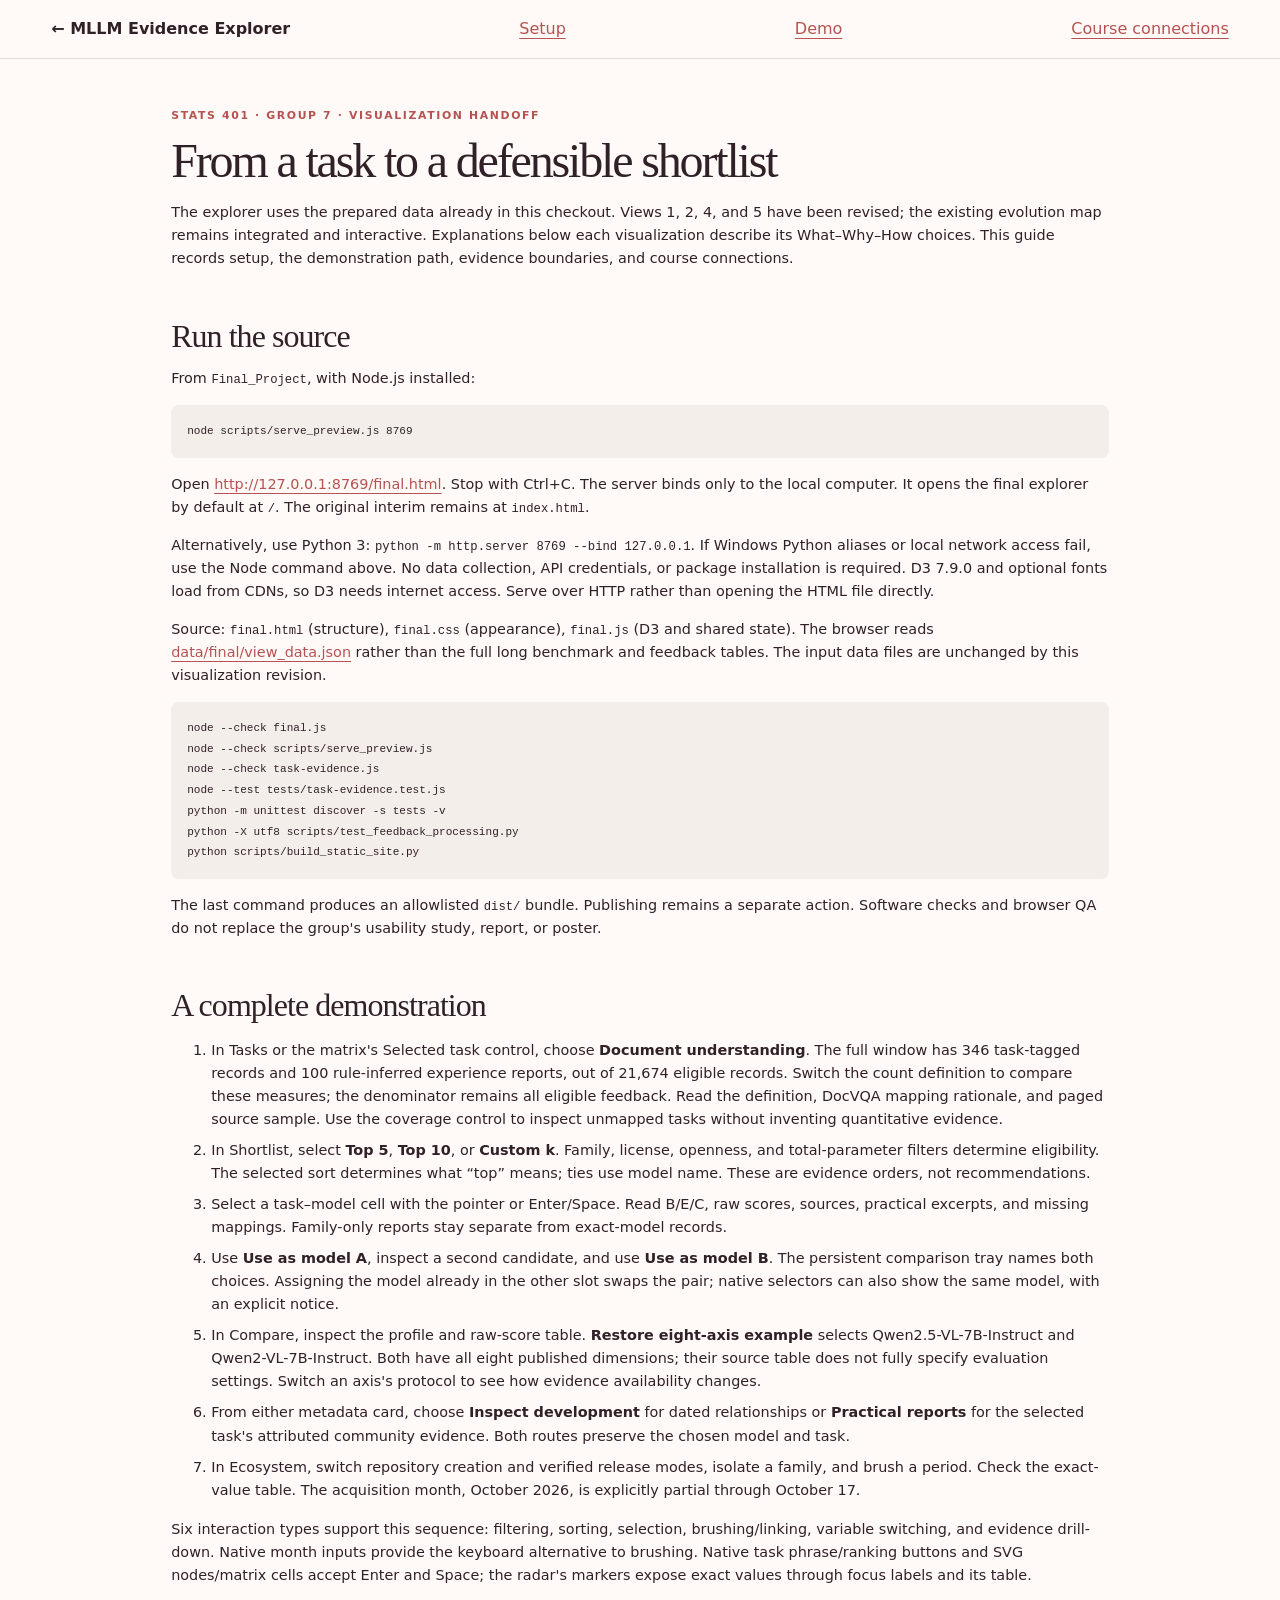
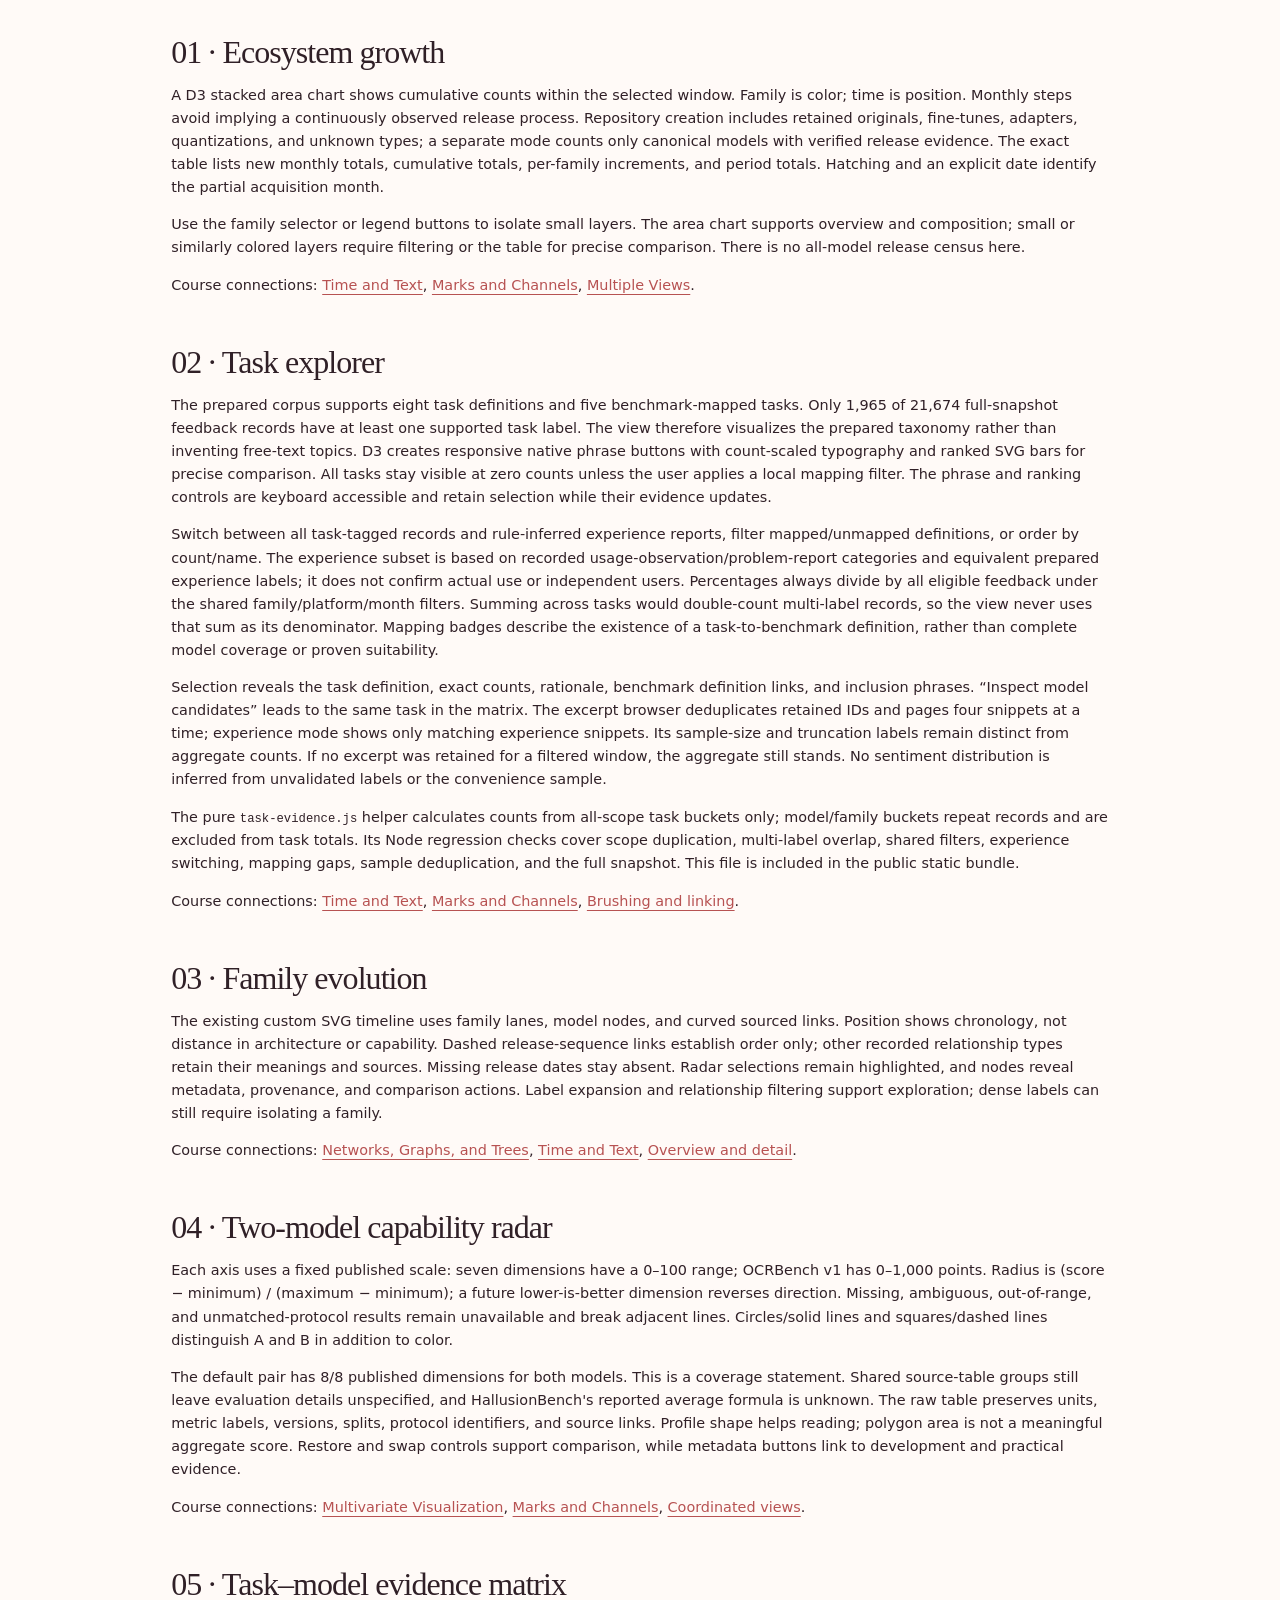
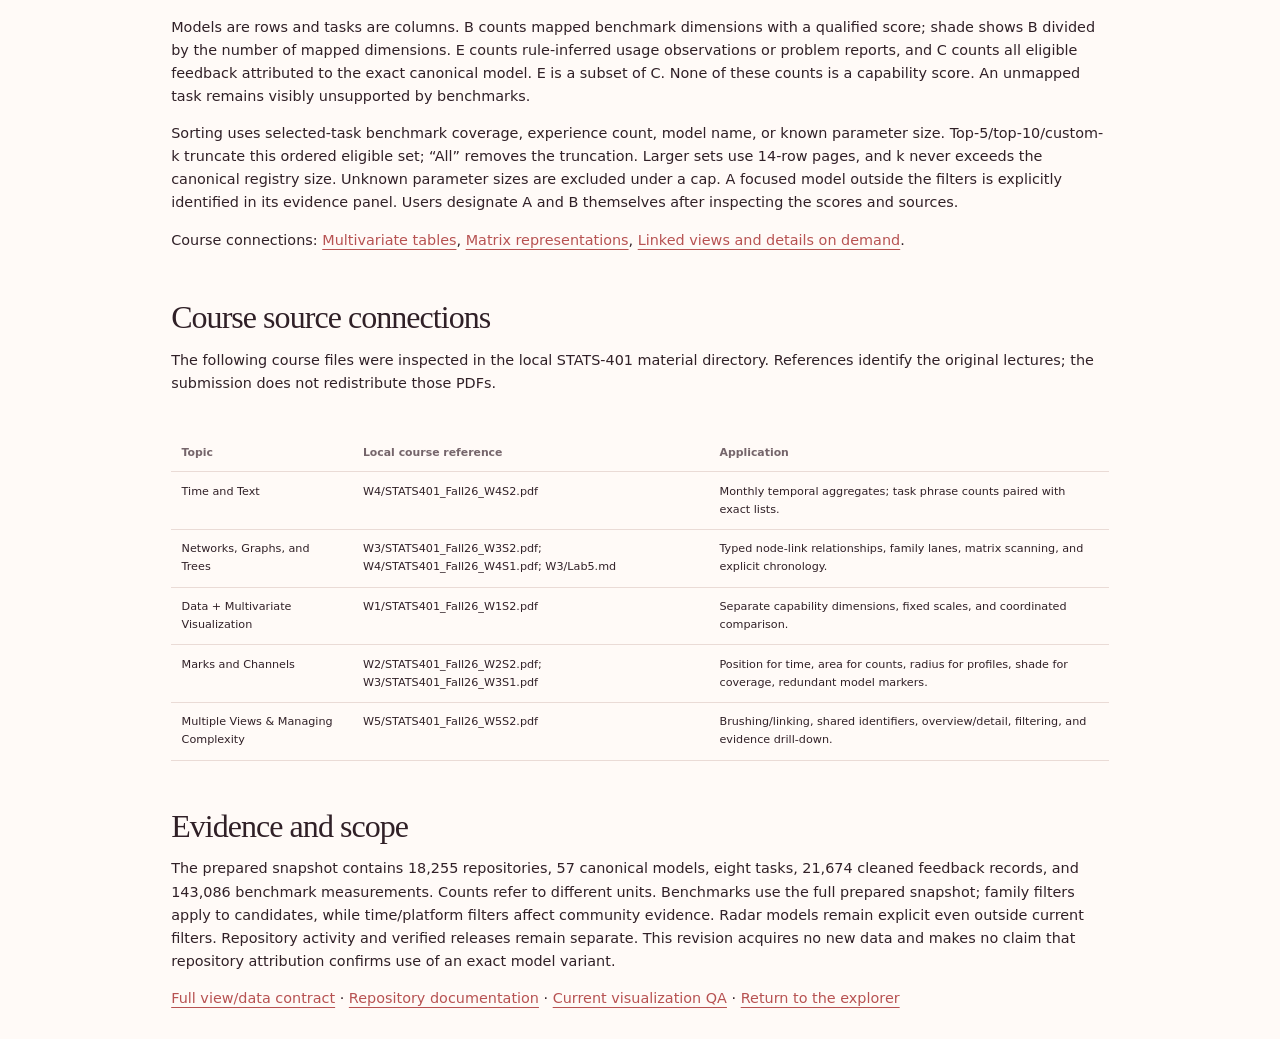
<file: docs/visualization-guide.html>
<!DOCTYPE html>
<html lang="en">
<head><meta charset="UTF-8"><meta name="viewport" content="width=device-width, initial-scale=1"><title>Visualization setup & design guide</title><link rel="stylesheet" href="../final.css"><style>main{max-width:1040px}section{margin:2rem 0;padding-top:1rem}h1{font-size:3rem}h2{font-size:2rem}pre{padding:1rem;background:#f4eeea;overflow:auto;border-radius:8px}code{font-size:.85em}li{margin:.5rem 0}.table-scroll table{min-width:650px}p,li{font-size:.9rem}</style></head>
<body><header><a class="brand" href="../final.html">← MLLM Evidence Explorer</a><a href="#setup">Setup</a><a href="#demo">Demo</a><a href="#course">Course connections</a></header>
<main>
<section><p class="eyebrow">STATS 401 · Group 7 · Visualization handoff</p><h1>From a task to a defensible shortlist</h1><p>The explorer uses the prepared data already in this checkout. Views 1, 2, 4, and 5 have been revised; the existing evolution map remains integrated and interactive. Explanations below each visualization describe its What–Why–How choices. This guide records setup, the demonstration path, evidence boundaries, and course connections.</p></section>
<section id="setup"><h2>Run the source</h2><p>From <code>Final_Project</code>, with Node.js installed:</p><pre><code>node scripts/serve_preview.js 8769</code></pre><p>Open <a href="http://127.0.0.1:8769/final.html">http://127.0.0.1:8769/final.html</a>. Stop with Ctrl+C. The server binds only to the local computer. It opens the final explorer by default at <code>/</code>. The original interim remains at <code>index.html</code>.</p><p>Alternatively, use Python 3: <code>python -m http.server 8769 --bind 127.0.0.1</code>. If Windows Python aliases or local network access fail, use the Node command above. No data collection, API credentials, or package installation is required. D3 7.9.0 and optional fonts load from CDNs, so D3 needs internet access. Serve over HTTP rather than opening the HTML file directly.</p><p>Source: <code>final.html</code> (structure), <code>final.css</code> (appearance), <code>final.js</code> (D3 and shared state). The browser reads <a href="../data/final/view_data.json">data/final/view_data.json</a> rather than the full long benchmark and feedback tables. The input data files are unchanged by this visualization revision.</p><pre><code>node --check final.js
node --check scripts/serve_preview.js
node --check task-evidence.js
node --test tests/task-evidence.test.js
python -m unittest discover -s tests -v
python -X utf8 scripts/test_feedback_processing.py
python scripts/build_static_site.py</code></pre><p>The last command produces an allowlisted <code>dist/</code> bundle. Publishing remains a separate action. Software checks and browser QA do not replace the group's usability study, report, or poster.</p></section>
<section id="demo"><h2>A complete demonstration</h2><ol>
<li>In Tasks or the matrix's Selected task control, choose <strong>Document understanding</strong>. The full window has 346 task-tagged records and 100 rule-inferred experience reports, out of 21,674 eligible records. Switch the count definition to compare these measures; the denominator remains all eligible feedback. Read the definition, DocVQA mapping rationale, and paged source sample. Use the coverage control to inspect unmapped tasks without inventing quantitative evidence.</li>
<li>In Shortlist, select <strong>Top 5</strong>, <strong>Top 10</strong>, or <strong>Custom k</strong>. Family, license, openness, and total-parameter filters determine eligibility. The selected sort determines what “top” means; ties use model name. These are evidence orders, not recommendations.</li>
<li>Select a task–model cell with the pointer or Enter/Space. Read B/E/C, raw scores, sources, practical excerpts, and missing mappings. Family-only reports stay separate from exact-model records.</li>
<li>Use <strong>Use as model A</strong>, inspect a second candidate, and use <strong>Use as model B</strong>. The persistent comparison tray names both choices. Assigning the model already in the other slot swaps the pair; native selectors can also show the same model, with an explicit notice.</li>
<li>In Compare, inspect the profile and raw-score table. <strong>Restore eight-axis example</strong> selects Qwen2.5-VL-7B-Instruct and Qwen2-VL-7B-Instruct. Both have all eight published dimensions; their source table does not fully specify evaluation settings. Switch an axis's protocol to see how evidence availability changes.</li>
<li>From either metadata card, choose <strong>Inspect development</strong> for dated relationships or <strong>Practical reports</strong> for the selected task's attributed community evidence. Both routes preserve the chosen model and task.</li>
<li>In Ecosystem, switch repository creation and verified release modes, isolate a family, and brush a period. Check the exact-value table. The acquisition month, October 2026, is explicitly partial through October 17.</li>
</ol><p>Six interaction types support this sequence: filtering, sorting, selection, brushing/linking, variable switching, and evidence drill-down. Native month inputs provide the keyboard alternative to brushing. Native task phrase/ranking buttons and SVG nodes/matrix cells accept Enter and Space; the radar's markers expose exact values through focus labels and its table.</p></section>
<section id="growth"><h2>01 · Ecosystem growth</h2><p>A D3 stacked area chart shows cumulative counts within the selected window. Family is color; time is position. Monthly steps avoid implying a continuously observed release process. Repository creation includes retained originals, fine-tunes, adapters, quantizations, and unknown types; a separate mode counts only canonical models with verified release evidence. The exact table lists new monthly totals, cumulative totals, per-family increments, and period totals. Hatching and an explicit date identify the partial acquisition month.</p><p>Use the family selector or legend buttons to isolate small layers. The area chart supports overview and composition; small or similarly colored layers require filtering or the table for precise comparison. There is no all-model release census here.</p><p>Course connections: <a href="#course-time">Time and Text</a>, <a href="#course-marks">Marks and Channels</a>, <a href="#course-views">Multiple Views</a>.</p></section>
<section id="tasks"><h2>02 · Task explorer</h2><p>The prepared corpus supports eight task definitions and five benchmark-mapped tasks. Only 1,965 of 21,674 full-snapshot feedback records have at least one supported task label. The view therefore visualizes the prepared taxonomy rather than inventing free-text topics. D3 creates responsive native phrase buttons with count-scaled typography and ranked SVG bars for precise comparison. All tasks stay visible at zero counts unless the user applies a local mapping filter. The phrase and ranking controls are keyboard accessible and retain selection while their evidence updates.</p><p>Switch between all task-tagged records and rule-inferred experience reports, filter mapped/unmapped definitions, or order by count/name. The experience subset is based on recorded usage-observation/problem-report categories and equivalent prepared experience labels; it does not confirm actual use or independent users. Percentages always divide by all eligible feedback under the shared family/platform/month filters. Summing across tasks would double-count multi-label records, so the view never uses that sum as its denominator. Mapping badges describe the existence of a task-to-benchmark definition, rather than complete model coverage or proven suitability.</p><p>Selection reveals the task definition, exact counts, rationale, benchmark definition links, and inclusion phrases. “Inspect model candidates” leads to the same task in the matrix. The excerpt browser deduplicates retained IDs and pages four snippets at a time; experience mode shows only matching experience snippets. Its sample-size and truncation labels remain distinct from aggregate counts. If no excerpt was retained for a filtered window, the aggregate still stands. No sentiment distribution is inferred from unvalidated labels or the convenience sample.</p><p>The pure <code>task-evidence.js</code> helper calculates counts from all-scope task buckets only; model/family buckets repeat records and are excluded from task totals. Its Node regression checks cover scope duplication, multi-label overlap, shared filters, experience switching, mapping gaps, sample deduplication, and the full snapshot. This file is included in the public static bundle.</p><p>Course connections: <a href="#course-time">Time and Text</a>, <a href="#course-marks">Marks and Channels</a>, <a href="#course-views">Brushing and linking</a>.</p></section>
<section id="evolution"><h2>03 · Family evolution</h2><p>The existing custom SVG timeline uses family lanes, model nodes, and curved sourced links. Position shows chronology, not distance in architecture or capability. Dashed release-sequence links establish order only; other recorded relationship types retain their meanings and sources. Missing release dates stay absent. Radar selections remain highlighted, and nodes reveal metadata, provenance, and comparison actions. Label expansion and relationship filtering support exploration; dense labels can still require isolating a family.</p><p>Course connections: <a href="#course-networks">Networks, Graphs, and Trees</a>, <a href="#course-time">Time and Text</a>, <a href="#course-views">Overview and detail</a>.</p></section>
<section id="radar"><h2>04 · Two-model capability radar</h2><p>Each axis uses a fixed published scale: seven dimensions have a 0–100 range; OCRBench v1 has 0–1,000 points. Radius is (score − minimum) / (maximum − minimum); a future lower-is-better dimension reverses direction. Missing, ambiguous, out-of-range, and unmatched-protocol results remain unavailable and break adjacent lines. Circles/solid lines and squares/dashed lines distinguish A and B in addition to color.</p><p>The default pair has 8/8 published dimensions for both models. This is a coverage statement. Shared source-table groups still leave evaluation details unspecified, and HallusionBench's reported average formula is unknown. The raw table preserves units, metric labels, versions, splits, protocol identifiers, and source links. Profile shape helps reading; polygon area is not a meaningful aggregate score. Restore and swap controls support comparison, while metadata buttons link to development and practical evidence.</p><p>Course connections: <a href="#course-multivariate">Multivariate Visualization</a>, <a href="#course-marks">Marks and Channels</a>, <a href="#course-views">Coordinated views</a>.</p></section>
<section id="matrix"><h2>05 · Task–model evidence matrix</h2><p>Models are rows and tasks are columns. B counts mapped benchmark dimensions with a qualified score; shade shows B divided by the number of mapped dimensions. E counts rule-inferred usage observations or problem reports, and C counts all eligible feedback attributed to the exact canonical model. E is a subset of C. None of these counts is a capability score. An unmapped task remains visibly unsupported by benchmarks.</p><p>Sorting uses selected-task benchmark coverage, experience count, model name, or known parameter size. Top-5/top-10/custom-k truncate this ordered eligible set; “All” removes the truncation. Larger sets use 14-row pages, and k never exceeds the canonical registry size. Unknown parameter sizes are excluded under a cap. A focused model outside the filters is explicitly identified in its evidence panel. Users designate A and B themselves after inspecting the scores and sources.</p><p>Course connections: <a href="#course-multivariate">Multivariate tables</a>, <a href="#course-networks">Matrix representations</a>, <a href="#course-views">Linked views and details on demand</a>.</p></section>
<section id="course"><h2>Course source connections</h2><p>The following course files were inspected in the local STATS-401 material directory. References identify the original lectures; the submission does not redistribute those PDFs.</p><div class="table-scroll"><table><thead><tr><th>Topic</th><th>Local course reference</th><th>Application</th></tr></thead><tbody>
<tr id="course-time"><td>Time and Text</td><td>W4/STATS401_Fall26_W4S2.pdf</td><td>Monthly temporal aggregates; task phrase counts paired with exact lists.</td></tr>
<tr id="course-networks"><td>Networks, Graphs, and Trees</td><td>W3/STATS401_Fall26_W3S2.pdf; W4/STATS401_Fall26_W4S1.pdf; W3/Lab5.md</td><td>Typed node-link relationships, family lanes, matrix scanning, and explicit chronology.</td></tr>
<tr id="course-multivariate"><td>Data + Multivariate Visualization</td><td>W1/STATS401_Fall26_W1S2.pdf</td><td>Separate capability dimensions, fixed scales, and coordinated comparison.</td></tr>
<tr id="course-marks"><td>Marks and Channels</td><td>W2/STATS401_Fall26_W2S2.pdf; W3/STATS401_Fall26_W3S1.pdf</td><td>Position for time, area for counts, radius for profiles, shade for coverage, redundant model markers.</td></tr>
<tr id="course-views"><td>Multiple Views &amp; Managing Complexity</td><td>W5/STATS401_Fall26_W5S2.pdf</td><td>Brushing/linking, shared identifiers, overview/detail, filtering, and evidence drill-down.</td></tr>
</tbody></table></div></section>
<section><h2>Evidence and scope</h2><p>The prepared snapshot contains 18,255 repositories, 57 canonical models, eight tasks, 21,674 cleaned feedback records, and 143,086 benchmark measurements. Counts refer to different units. Benchmarks use the full prepared snapshot; family filters apply to candidates, while time/platform filters affect community evidence. Radar models remain explicit even outside current filters. Repository activity and verified releases remain separate. This revision acquires no new data and makes no claim that repository attribution confirms use of an exact model variant.</p><p><a href="final-view-contract.md">Full view/data contract</a> · <a href="../README.md">Repository documentation</a> · <a href="../reports/visualization-qa.md">Current visualization QA</a> · <a href="../final.html">Return to the explorer</a></p></section>
</main></body></html>
</file>
<file: assets/css/explorer.css>
:root{--paper:#fffaf5;--pink:#f9e6e2;--pink-light:#fdf1ed;--ink:#322e35;--muted:#70656c;--accent:#b34c59;--line:#e4d6d2;--teal:#287588;--serif:Georgia,'Times New Roman',serif;--sans:-apple-system,BlinkMacSystemFont,'Segoe UI',sans-serif}
*{box-sizing:border-box}html{scroll-behavior:auto;scroll-padding-top:145px}body{margin:0;background:var(--paper);color:var(--ink);font:16px/1.65 var(--sans)}a{color:var(--accent);text-underline-offset:4px}button,input,select{font:inherit}button,a,input,select{touch-action:manipulation}button{cursor:pointer}button:disabled{opacity:.4;cursor:default}:focus-visible{outline:3px solid var(--teal);outline-offset:4px}svg [role=button]{cursor:pointer}h1,h2,h3,p{margin:0 0 1rem}h1,h2{font-family:var(--serif);font-weight:400;line-height:1.05;letter-spacing:-.045em}h1{font-size:clamp(42px,5.3vw,76px);max-width:1050px}h2{font-size:clamp(34px,3.7vw,54px)}h3{font-size:20px;line-height:1.35}em{font-weight:400;color:var(--accent)}.shell{width:min(1240px,calc(100% - 80px));margin-inline:auto}
.masthead{padding:17px 32px;border-bottom:1px solid var(--line);display:flex;justify-content:space-between;align-items:center;gap:20px}.brand{text-decoration:none;color:var(--ink);font-weight:700;font-size:16px;white-space:nowrap}.brand-mark{color:var(--accent);font-size:26px;vertical-align:middle;margin-right:8px}nav{display:flex;gap:20px;flex-wrap:wrap}nav a{font-size:12px;text-decoration:none;color:var(--muted)}nav a:hover{color:var(--accent)}.eyebrow,.step-label,.data-label{font-size:10px;font-weight:750;letter-spacing:.18em;line-height:1.5;text-transform:uppercase;color:var(--accent)}.eyebrow{margin-bottom:18px}.hero{padding-block:72px 40px}.hero-deck{font-size:19px;max-width:730px;margin-top:26px;color:var(--muted)}.mission{border-left:3px solid var(--accent);padding:10px 24px;margin:25px 0;max-width:800px}.mission p{margin:6px 0 0;font-size:16px}.hero-actions{display:flex;gap:28px;align-items:center;margin:28px 0}.button{border:1px solid var(--line);background:transparent;border-radius:6px;padding:12px 20px;color:var(--ink);font-weight:650;font-size:13px;text-decoration:none;display:inline-flex;gap:24px;align-items:center;justify-content:center}.primary{background:var(--ink);border-color:var(--ink);color:white}.primary:hover{background:var(--accent)}.text-link{font-size:13px}.byline{font-size:12px;color:var(--muted)}.stats{display:grid;grid-template-columns:repeat(4,1fr);border-block:1px solid var(--line);margin-top:40px}.stats>div{padding:25px 18px 25px 0}.stats strong{font-size:32px;font-family:var(--serif);font-weight:400;display:block;line-height:1.2}.stats span{font-size:11px;color:var(--muted);display:block;margin-top:8px}#load-status{font-size:11px;color:var(--muted);margin-top:12px}
.intro{display:grid;grid-template-columns:1fr 1.3fr;gap:90px;padding-block:64px;border-bottom:1px solid var(--line)}.prose{max-width:720px;color:var(--muted)}.prose strong{color:var(--ink)}.prose.wide{max-width:100%}.data-section{padding-block:64px 54px}.section-title p:not(.eyebrow){max-width:760px;color:var(--muted)}.data-grid{display:grid;grid-template-columns:1fr 1fr;gap:50px;margin:34px 0}.data-grid h3{margin-top:10px}.data-grid p{font-size:14px;color:var(--muted)}.data-grid a{font-size:12px}details{border-top:1px solid var(--line);padding:18px 0}summary{cursor:pointer;font-weight:650;font-size:14px}details[open] summary{margin-bottom:18px}details p{font-size:14px;color:var(--muted)}
.shared-bar{position:sticky;top:0;z-index:20;background:rgba(255,250,245,.97);backdrop-filter:blur(8px);border-block:1px solid var(--line)}.shared-inner{display:flex;gap:24px;align-items:center;padding-block:12px}.shared-inner>div{margin-right:auto;min-width:180px}.shared-inner .eyebrow{display:block;margin-bottom:3px;font-size:9px}#selected-task-label{font-size:13px;font-weight:600}.shared-inner label{font-size:10px}label{display:flex;flex-direction:column;font-size:11px;color:var(--muted);gap:5px}select,input[type=search],input[type=month]{min-height:40px;border:1px solid var(--line);border-radius:5px;background:var(--paper);padding:8px 30px 8px 10px;color:var(--ink);font-size:12px;max-width:310px}input[type=search]{padding-right:10px}.quiet{border:1px solid var(--line);background:transparent;border-radius:5px;padding:9px 12px;font-size:12px;color:var(--ink)}.quiet:hover{background:var(--pink)}.chapter{padding-block:85px}.tinted{background:var(--pink-light)}.chapter-heading{display:flex;gap:30px;margin-bottom:36px}.chapter-number{font:italic 32px var(--serif);color:var(--accent);padding-top:5px;opacity:.65}.chapter-heading p:not(.eyebrow){color:var(--muted);max-width:800px;margin-top:22px}.chapter-heading .eyebrow{margin-bottom:14px}.chart-toolbar{display:flex;flex-wrap:wrap;gap:14px;align-items:end;margin-bottom:24px}.chart-toolbar select{max-width:260px}.chart-head{display:flex;justify-content:space-between;align-items:center;gap:14px}.chart-head strong{font:400 22px var(--serif)}
.chart{width:100%;min-height:160px}.chart svg{display:block;width:100%;height:auto;overflow:visible}.chart svg text{font-family:var(--sans);fill:var(--muted);font-size:11px}.chart .domain,.chart .tick line{stroke:var(--line)}.chart svg .mark-label{fill:var(--ink);font-size:12px;font-weight:600}.chart-instruction{font-size:12px;color:var(--ink);margin-top:16px}.chart-note{font-size:11px;line-height:1.6;color:var(--muted);margin-top:12px}.legend{display:flex;gap:8px 18px;align-items:center;flex-wrap:wrap;margin:20px 0}.legend span,.legend button{display:inline-flex;align-items:center;gap:7px;font-size:11px;color:var(--muted)}.legend button{border:0;background:transparent;padding:5px;border-bottom:2px solid transparent}.legend button[aria-pressed=true]{border-color:var(--ink);color:var(--ink)}.legend i{width:10px;height:10px;border-radius:50%;display:inline-block;flex-shrink:0}.takeaway{border-left:3px solid var(--accent);padding:15px 22px;margin:28px 0 18px;background:rgba(249,230,226,.55);font-size:15px;max-width:960px}.segmented{display:flex;border:1px solid var(--line);border-radius:6px;padding:4px;flex-wrap:wrap;gap:3px}.segmented button{background:transparent;color:var(--muted);border:0;border-radius:4px;padding:8px 14px;font-size:12px}.segmented button[aria-pressed=true]{background:var(--ink);color:white}
.cloud-layout{display:grid;grid-template-columns:1.8fr 1fr;gap:45px;align-items:center}.small-heading{font-size:12px;text-transform:uppercase;letter-spacing:.12em}.ranked{max-height:460px;overflow:auto;padding-right:6px}.rank-row{display:grid;grid-template-columns:1fr auto;gap:16px;position:relative;border:0;background:transparent;width:100%;text-align:left;font-size:12px;color:var(--ink);padding:10px 0 12px;border-bottom:1px solid var(--line)}.rank-row::after{content:'';position:absolute;left:0;bottom:0;width:var(--bar,0%);height:2px;background:var(--accent)}.rank-row[aria-pressed=true]{color:var(--accent);font-weight:700}.evidence-panel{background:var(--paper);border:1px solid var(--line);border-radius:10px;padding:25px;margin-top:25px;font-size:13px}.evidence-panel h3{font-family:var(--serif);font-size:25px;font-weight:400;letter-spacing:-.02em}.evidence-panel p{color:var(--muted)}.evidence-top{display:flex;justify-content:space-between;gap:30px}.evidence-top>div{max-width:750px}.evidence-actions{display:flex;flex-wrap:wrap;gap:10px;align-items:center}.evidence-actions button{font-size:11px;padding:9px 14px}.evidence-links{display:flex;gap:16px;font-size:11px;flex-wrap:wrap}.excerpts{display:grid;grid-template-columns:1fr 1fr;gap:25px;margin-top:20px}.excerpt{border-top:1px solid var(--line);padding-top:12px}.excerpt small{font-size:10px;color:var(--muted)}blockquote{margin:12px 0;font-size:12px;line-height:1.65}
.story-controls{display:flex;gap:15px;align-items:center;flex-wrap:wrap;margin:20px 0}.check{display:flex;flex-direction:row;align-items:center;font-size:12px}.stage-narrative{max-width:920px;font-size:15px;color:var(--muted);min-height:52px}.evolution{background:linear-gradient(180deg,#fffaf5,#fff6ee);border-radius:12px}.pair-meta{display:grid;grid-template-columns:1fr 1fr;gap:40px;border-block:1px solid var(--line);padding:20px 0;margin:20px 0}.pair-meta h3{font-size:18px;margin-bottom:6px}.pair-meta p{font-size:12px;color:var(--muted);margin-bottom:5px}.pair-meta>div:first-child h3{color:#bd4e59}.pair-meta>div:last-child h3{color:#287588}.radar-layout{display:grid;grid-template-columns:1.3fr 1fr;gap:45px;align-items:center}.radar-layout h3{font:400 26px var(--serif)}#radar-rationale{font-size:12px}.rationale-row{padding:8px 0;border-bottom:1px solid var(--line);display:grid;grid-template-columns:1fr 1fr;gap:14px}.rationale-row span:last-child{color:var(--muted)}#radar-coverage{font-size:13px;color:var(--muted)}.table-scroll{overflow-x:auto}table{border-collapse:collapse;width:100%;font-size:12px;text-align:left}th,td{vertical-align:top;padding:12px;border-bottom:1px solid var(--line);min-width:115px}th{font-weight:650}td small{display:block;font-size:10px;color:var(--muted);max-width:250px;overflow-wrap:anywhere}td select{max-width:230px;font-size:11px}caption{text-align:left;font-size:12px;color:var(--muted);padding-bottom:12px}
.task-pills{display:flex;gap:8px;flex-wrap:wrap;margin:25px 0}.task-pills button{border:1px solid var(--line);border-radius:20px;padding:8px 15px;background:transparent;font-size:12px;color:var(--ink)}.task-pills button[aria-pressed=true]{background:var(--ink);color:white;border-color:var(--ink)}.shortlist-layout{display:grid;grid-template-columns:1.9fr 1fr;gap:30px;align-items:start}.shortlist-layout .evidence-panel{margin:0;font-size:12px}.shortlist-layout .excerpts,.shortlist-layout .evidence-top{display:block}.shortlist-layout h3{font-size:23px}.shortlist-layout .evidence-actions{margin-bottom:20px}.pagination{display:flex;gap:20px;align-items:center;justify-content:center;font-size:12px}.shortlist-strip{margin-top:30px;padding:25px;background:var(--pink);border-radius:10px;display:flex;gap:20px;align-items:center}.shortlist-strip>div{flex:1}.shortlist-strip .eyebrow{margin-bottom:7px}.shortlist-strip p:last-child{font-size:13px;margin:0}.conclusions{border-top:1px solid var(--line);padding-block:70px}.findings-grid{display:grid;grid-template-columns:repeat(3,1fr);gap:35px;margin:35px 0}.findings-grid strong{display:block;font:400 36px var(--serif);color:var(--accent)}.findings-grid h3{font-size:16px;margin:12px 0}.findings-grid p{font-size:13px;color:var(--muted)}.conclusions>p:last-child{max-width:880px;color:var(--muted)}.methods{padding-block:50px}.limitations{border:1px solid #b75155;border-left:4px solid #b75155;border-radius:8px;background:var(--pink-light);padding:28px;margin-top:28px}.limitations p{font-size:13px;color:var(--muted)}footer{border-top:1px solid var(--line);padding-block:35px;display:flex;justify-content:space-between;gap:30px;font-size:11px;color:var(--muted)}#tooltip{position:fixed;z-index:50;pointer-events:none;background:var(--ink);color:white;font-size:12px;white-space:pre-line;padding:12px 15px;border-radius:6px;max-width:320px;box-shadow:0 10px 40px #322e3520}.empty{padding:45px 20px;background:var(--pink-light);color:var(--muted);font-size:14px}.skip{position:fixed;top:-100px;left:20px;z-index:100;background:white;padding:15px}.skip:focus{top:10px}.error{color:#a12332!important}.hidden{display:none!important}
@media(max-width:1000px){.masthead{align-items:flex-start;flex-direction:column;gap:12px}.shell{width:calc(100% - 48px)}.intro{gap:40px}.cloud-layout{grid-template-columns:1.6fr 1fr;gap:20px}.shared-inner{gap:12px}.shared-inner>div{min-width:120px}.shared-inner select{max-width:170px}.shortlist-layout{grid-template-columns:1fr}.radar-layout{gap:20px}.shortlist-strip{flex-wrap:wrap}.chart-toolbar select{max-width:210px}}
@media(max-width:650px){html{scroll-padding-top:145px}.shell{width:calc(100% - 32px)}.masthead{padding:14px 16px}nav{gap:12px}nav a{font-size:10px}.hero{padding-block:42px 25px}.hero-deck{font-size:16px}.hero-actions{gap:18px;align-items:flex-start;flex-direction:column}.stats{grid-template-columns:1fr 1fr}.stats strong{font-size:28px}.intro,.data-grid,.cloud-layout,.radar-layout,.findings-grid{grid-template-columns:1fr;gap:24px}.intro,.data-section{padding-block:38px}.shared-inner{flex-wrap:wrap;padding-block:8px;gap:8px}.shared-inner>div{flex-basis:100%;display:flex;align-items:center;gap:12px}.shared-inner .eyebrow{margin:0}.shared-inner select{max-width:150px;min-height:32px;padding-block:4px}.shared-inner label{font-size:9px}.shared-inner .quiet{font-size:10px;margin-left:auto;align-self:end;padding:8px}.chapter{padding-block:48px}.chapter-heading{gap:14px}.chapter-number{font-size:23px}.chapter-heading p:not(.eyebrow){font-size:14px}.chart-toolbar{gap:10px}.chart-toolbar label{flex:1;min-width:130px}.chart-toolbar select,.chart-toolbar input{max-width:100%;width:100%}.chart-head{align-items:flex-start}.chart-head strong{font-size:18px}.segmented button{font-size:10px;padding:8px 9px}.ranked{max-height:260px}.excerpts{grid-template-columns:1fr}.evidence-top{display:block}.evidence-panel{padding:18px}.evidence-actions{margin-top:12px}.pair-meta{gap:16px}.pair-meta h3{font-size:14px}.shortlist-strip{padding:18px}.shortlist-strip>div{flex-basis:100%}.shortlist-strip .button{font-size:11px;padding:10px}.conclusions{padding-block:45px}.findings-grid{gap:15px}footer{display:block}.story-controls{gap:8px}.stage-narrative{font-size:13px}.task-pills button{font-size:11px}.chart{overflow-x:auto}.evolution svg{min-width:650px}#task-mapping svg{min-width:600px}#growth-chart svg{min-width:650px}}
.shortlist-layout>*,.radar-layout>*,.cloud-layout>*,.pair-meta>*{min-width:0}.evidence-panel h3,.pair-meta h3,blockquote{overflow-wrap:anywhere}
@media(prefers-reduced-motion:reduce){html{scroll-behavior:auto}*{transition:none!important}}

/* Chart-first refinement: primary marks and decisions, evidence on demand. */
[hidden]{display:none!important}#growth-chart .selection{fill:#e44868;fill-opacity:.1;stroke:#c43d61;stroke-width:1}#growth-chart .handle{fill:#c43d61;fill-opacity:.6}.filter-warning{color:#b72c50!important;font-weight:650}
@media(max-width:650px){#tasks #task-cloud svg,#radar #radar-chart svg{min-width:0}}
:root{--accent:#c43d61;--teal:#008aa6}
.chapter{padding-block:66px}.chapter-heading{margin-bottom:28px}.chapter-heading h2{font-size:clamp(34px,3.8vw,52px);max-width:980px}.chapter-heading p:not(.eyebrow){margin-top:16px;font-size:16px}.chapter-number{opacity:1}.chapter-next{display:inline-block;font-size:13px;font-weight:650;margin-top:22px}.chart-method{padding:12px 0}.chart-method summary{font-size:12px;color:var(--muted)}.chart-method[open]>p{max-width:860px;font-size:12px;margin:12px 0}.chart-instruction{margin:8px 0}.takeaway.compact{padding:8px 14px;margin:14px 0;font-size:13px}.chart-toolbar{gap:18px;margin-bottom:18px}.chart-toolbar select{max-width:350px}.control-hint{font-size:12px;color:var(--muted);padding-bottom:10px;max-width:470px}.cloud-key{display:flex;justify-content:center;gap:24px;flex-wrap:wrap;font-size:11px;color:var(--muted);margin:0 0 20px}.cloud-key span{display:flex;align-items:center;gap:7px}.cloud-key i{width:9px;height:9px;border-radius:50%;background:#008eaa}.cloud-key .practical-swatch{background:#d53770}.cloud-toolbar{align-items:end}#task-cloud{max-width:1140px;margin:auto}#task-ranked{max-height:320px;columns:2;column-gap:40px}.rank-row{break-inside:avoid}.evidence-panel{padding:20px;margin-top:16px}.evidence-panel h3{font:600 20px var(--sans);margin-bottom:8px}.evidence-panel p{font-size:12px;margin-bottom:10px}.evidence-top{gap:20px;align-items:center}.evidence-top .button{white-space:nowrap}.evidence-panel details{padding:11px 0 0;margin-top:10px}.evidence-panel summary{font-size:12px}.excerpt{padding:14px;background:var(--pink-light);border:0;border-radius:7px}.excerpt blockquote{margin:10px 0;font-size:12px}.excerpt>a{display:block;font-size:11px;margin-top:10px}.excerpt small{display:block}.stage-narrative{font-size:14px;min-height:0;margin:12px 0 18px}.evolution{background:#fff7f0}.story-controls{margin-top:0}.selection-status{font-size:12px;color:var(--accent);min-height:20px;margin:0 0 8px}.evidence-actions button[aria-pressed=true]{background:var(--ink);color:white;border-color:var(--ink)}.evidence-actions{max-width:300px}.evidence-actions .action-status{flex-basis:100%;font-size:11px;color:var(--accent);margin:0}.pair-controls{justify-content:center;gap:25px;margin-bottom:8px}.pair-controls label{min-width:260px;max-width:42%;font-size:12px;font-weight:650}.pair-controls select{width:100%;max-width:100%;border-color:#e4486860}.pair-controls label:last-child select{border-color:#008aa660}.versus{font:italic 22px var(--serif);align-self:center;margin-top:18px;color:var(--muted)}.radar-layout{grid-template-columns:minmax(0,1.8fr) minmax(230px,1fr);gap:35px;align-items:center}.radar-layout h3{font-size:22px}.radar-key{justify-content:center;margin:0}.comparison-insights{padding:24px;border:1px solid var(--line);border-radius:12px;background:var(--paper)}.pair-meta{display:block;border:0;padding:0;margin:14px 0}.pair-meta>div{border-left:3px solid #e44868;padding-left:12px;margin:12px 0}.pair-meta>div:last-child{border-color:#008aa6}.pair-meta h3{font:650 14px var(--sans);margin-bottom:4px}.pair-meta>div:first-child h3{color:#c82f58}.pair-meta>div:last-child h3{color:#00778f}.pair-meta p{font-size:11px}.pair-meta .eyebrow{display:none}#radar-coverage{font-weight:650;color:var(--ink);margin:16px 0 8px}#radar-task-reading{font-size:12px;color:var(--muted)}.difference-row{display:grid;grid-template-columns:1fr auto;gap:10px;font-size:12px;padding:9px 0;border-top:1px solid var(--line)}.difference-row strong{color:var(--accent)}.rationale-row{max-width:780px}.decision-steps{display:flex;gap:25px;flex-wrap:wrap;font-size:12px;color:var(--muted);border-bottom:1px solid var(--line);padding-bottom:14px}.decision-steps span:first-child{color:var(--accent);font-weight:700}.task-pills{margin:18px 0}.task-pills button{padding:8px 13px;font-size:11px}.source-options{margin-bottom:14px}.source-options .chart-toolbar{margin-top:15px}.shortlist-layout{grid-template-columns:minmax(0,2.25fr) minmax(240px,1fr);gap:24px}.shortlist-layout .evidence-panel{padding:18px}.shortlist-layout h3{font:650 19px var(--sans)}.shortlist-layout .evidence-actions{margin:14px 0}.shortlist-layout .evidence-actions button{padding:9px 12px}.candidate-score{font:400 30px var(--serif);color:var(--accent);display:block;margin:12px 0}.candidate-score small{font:400 11px var(--sans);display:block;color:var(--muted);margin-top:3px}.mapping-insight{font-size:13px;border-left:3px solid var(--accent);padding-left:13px;max-width:780px}.candidate-list{display:grid;grid-template-columns:repeat(2,minmax(0,1fr));gap:8px;margin-top:18px}.candidate-row{display:grid;grid-template-columns:1fr auto;gap:10px;padding:12px;border:1px solid var(--line);border-radius:6px;background:var(--paper);text-align:left;font-size:12px}.candidate-row small{display:block;color:var(--muted);font-size:10px}.candidate-row[aria-pressed=true]{border-color:var(--accent);background:var(--pink-light)}.candidate-row strong{color:var(--accent)}.shortlist-strip{padding:18px 22px}.shortlist-strip .step-label{display:block;margin-bottom:7px}.inline-status{position:fixed;bottom:20px;left:50%;transform:translateX(-50%);padding:12px 20px;max-width:min(90vw,700px);background:var(--ink);color:white;border-radius:7px;font-size:13px;z-index:60;box-shadow:0 4px 30px #322e3525}.mapping-point:focus-visible{outline:none;stroke:#222;stroke-width:4}.source-options select{max-width:450px}
@media(max-width:850px){.radar-layout,.shortlist-layout{grid-template-columns:1fr}.comparison-insights{display:block}.pair-meta{display:grid;grid-template-columns:1fr 1fr;gap:14px}.pair-meta>div{margin:0}.comparison-insights h3{margin-bottom:10px}.pair-controls label{min-width:0;flex:1}.shortlist-layout .excerpts{display:grid}.chapter{padding-block:48px}}
@media(max-width:650px){.chapter-heading h2{font-size:34px}.chapter-heading{gap:12px}.chapter-heading p:not(.eyebrow){font-size:14px}.control-hint{font-size:11px;padding:0}.chart-toolbar select{max-width:100%}.cloud-key{gap:10px;font-size:10px}#task-cloud svg{min-width:560px}#task-ranked{columns:1}.evidence-top .button{margin-top:8px}.pair-controls{gap:10px}.pair-controls label{max-width:calc(50% - 24px)}.pair-controls select{font-size:11px}.radar-layout{gap:18px}#radar-chart svg{min-width:460px}.candidate-list{grid-template-columns:1fr}.decision-steps{gap:10px;font-size:10px}.shortlist-layout .excerpts{display:block}.source-options .chart-toolbar{display:block}.source-options label{margin-top:12px}.source-options select{width:100%;max-width:100%}.chart-method summary{font-size:12px}.chapter-next{font-size:12px}}
</file>
<file: assets/css/dialogs.css>
/* One figure in focus; evidence stays in accessible native dialogs. */
html{scroll-padding-top:30px;scrollbar-gutter:stable}
body.modal-open{overflow:hidden}
.info-line{border-top:1px solid var(--line);margin:20px 0 0;padding-top:12px;display:flex;flex-wrap:wrap;gap:8px 16px;align-items:center;font-size:12px;color:var(--muted)}
.info-line button{border:0;background:none;color:var(--accent);padding:4px 0;text-align:left;font-size:12px;font-weight:600;text-decoration:underline;text-underline-offset:4px}
.info-line button:hover{color:var(--ink)}
.info-dialog{border:0;border-radius:16px;padding:0;background:var(--paper);color:var(--ink);width:min(850px,calc(100vw - 48px));max-width:none;max-height:86dvh;overflow:visible;box-shadow:0 24px 100px #24172155}
.info-dialog::backdrop{background:rgba(32,22,29,.63);backdrop-filter:blur(3px)}
.info-dialog.wide-dialog{width:min(1110px,calc(100vw - 48px))}
.modal-panel{display:flex;flex-direction:column;max-height:86dvh;border-radius:16px;overflow:hidden}
.modal-header{padding:25px 30px 18px;display:flex;gap:20px;align-items:center;justify-content:space-between;border-bottom:1px solid var(--line)}
.modal-header h2{font:400 30px/1.15 var(--serif);letter-spacing:-.025em;margin:0;max-width:90%}
.modal-header h2:focus{outline:none}
.modal-close{border:1px solid var(--line);background:var(--paper);width:36px;height:36px;flex:none;border-radius:50%;font-size:25px;line-height:1;color:var(--muted)}
.modal-close:hover{background:var(--pink);color:var(--ink)}
.modal-content{padding:25px 30px;overflow:auto;overscroll-behavior:contain;min-height:0;font-size:14px;line-height:1.65}
.modal-content>p,.modal-content section p{color:var(--muted);font-size:13px;margin-bottom:16px}
.modal-content h3{font-size:15px;margin:8px 0 8px;letter-spacing:0}
.modal-content h3:first-child{margin-top:0}
.modal-grid{display:grid;grid-template-columns:1fr 1fr;gap:12px 30px;margin:18px 0}
.modal-grid section{border-top:1px solid var(--line);padding-top:16px}
.modal-stat{display:flex;align-items:center;gap:22px;margin:0 0 20px;padding:15px 20px;background:var(--pink-light);border-radius:9px}
.modal-stat strong{font:400 40px/1.1 var(--serif);color:var(--accent);white-space:nowrap}
.modal-stat span{font-size:12px;line-height:1.5;color:var(--muted)}
.modal-count{font-weight:650;color:var(--accent)!important}
.modal-content .excerpts{margin-top:20px;gap:16px}
.modal-content .excerpt{background:var(--pink-light);padding:18px}
.modal-content .excerpt blockquote{font-size:12px;line-height:1.7}
.modal-content .evidence-links{margin:12px 0;display:flex;gap:18px;flex-wrap:wrap;font-size:12px}
.modal-content .button{margin:6px 0 8px;padding:10px 16px;font-size:12px}
.modal-content .chart-note{font-size:11px;margin-top:18px}
.modal-content .table-scroll{margin-top:20px}
.modal-content .rationale-row{font-size:12px;gap:20px}
.modal-content #task-ranked{max-height:none;overflow:visible;columns:2;column-gap:28px}
.modal-content #task-ranked .rank-row{font-size:12px;break-inside:avoid;width:100%}
.modal-content .candidate-list{margin-bottom:15px}
.candidate-context{border-top:1px solid var(--line);margin-top:22px;padding-top:16px}
.candidate-context h4{font-size:13px;margin:0 0 10px}
#candidate-evidence .excerpts{grid-template-columns:1fr}
.modal-content #model-evidence>h3,.modal-content #candidate-evidence>h3,.modal-content #task-evidence>h3{font:400 26px var(--serif);margin-bottom:12px;overflow-wrap:anywhere}
.model-detail-grid{display:grid;grid-template-columns:110px 1fr;gap:8px 18px;padding:16px 0;border-block:1px solid var(--line);font-size:13px;margin:18px 0}
.model-detail-grid dt{color:var(--muted)}.model-detail-grid dd{margin:0;overflow-wrap:anywhere}
.modal-footer{display:block;border-top:1px solid var(--line);padding:12px 30px;margin:0;font-size:10px;color:var(--muted);background:var(--pink-light)}
.family-controls{margin:16px 0 8px;gap:18px;align-items:end}
.family-controls #evolution-performance-controls{margin:0;gap:18px}
.chapter-heading p:not(.eyebrow){max-width:1010px}
#pair-status:empty{display:none}
#radar-chart svg{max-height:560px}
.radar-layout{align-items:center}
@media(max-width:650px){html{scroll-padding-top:15px}.info-dialog,.info-dialog.wide-dialog{width:calc(100vw - 20px);max-height:90dvh;border-radius:12px}.modal-panel{max-height:90dvh;border-radius:12px}.modal-header{padding:18px 18px 15px}.modal-header h2{font-size:24px}.modal-content{padding:18px}.modal-grid{grid-template-columns:1fr;gap:0}.modal-stat{padding:14px;gap:16px}.modal-stat strong{font-size:30px}.modal-stat span{font-size:11px}.modal-footer{padding:10px 18px}.modal-content #task-ranked{columns:1}.modal-content .excerpts{grid-template-columns:1fr}.family-controls{align-items:stretch}.family-controls #evolution-performance-controls{width:100%}.model-detail-grid{grid-template-columns:80px 1fr}.info-line{gap:5px 10px}.info-line button{font-size:11px}}
</file>
<file: assets/css/task-selection.css>
/* Task ranking board: explicit tiers and common score scales, with no overlapping marks. */
#task-mapping.task-tier-board{overflow:visible;background:none;min-width:0}
.tier-scale{display:flex;justify-content:space-between;gap:16px;flex-wrap:wrap;color:#6a5a62;font-size:.83rem;margin:0 0 16px}
.tier-grid{display:grid;grid-template-columns:repeat(2,minmax(0,1fr));gap:20px;align-items:start}
.size-tier{border:1px solid #e4d6d0;border-radius:17px;background:#fffcf8;padding:20px;min-width:0}
.tier-heading{display:flex;justify-content:space-between;align-items:baseline;gap:12px;margin-bottom:12px}
.tier-heading h3{font-family:inherit;font-size:1.1rem;font-weight:750;line-height:1.25;margin:0;color:#3e3038}
.tier-heading>span{font-size:.76rem;color:#79666d;white-space:nowrap}
.tier-rows{display:flex;flex-direction:column;gap:7px}
.task-ranked-row{display:block;width:100%;min-width:0;background:transparent;text-align:left;border:1px solid transparent;border-radius:10px;padding:12px 10px;color:#342d33;cursor:pointer;font:inherit}
.task-ranked-row:hover,.task-ranked-row:focus-visible{background:#fff0ef;border-color:#eab2bd}
.task-ranked-row:focus-visible{outline:2px solid #b52e54;outline-offset:2px}
.task-ranked-row.tier-leading{background:#fff2ef}
.tier-row-top{display:grid;grid-template-columns:24px minmax(0,1fr) auto;gap:9px;align-items:baseline}
.tier-rank{font-size:.75rem;font-variant-numeric:tabular-nums;color:#9c6b78}
.tier-model-name{font-size:.88rem;font-weight:700;line-height:1.45;overflow-wrap:anywhere}
.tier-score{font-size:1.16rem;font-weight:750;font-variant-numeric:tabular-nums;color:#a82c50}
.tier-row-meta{display:flex;justify-content:space-between;align-items:baseline;gap:8px;flex-wrap:wrap;margin:5px 0 6px 33px;font-size:.71rem;line-height:1.45;color:#79666d}
.tier-leader-label{color:#a82c50;font-weight:650}
#task-mapping .tier-score-bar{display:block;width:calc(100% - 33px);height:9px;min-width:0;margin-left:33px;overflow:visible}
.tier-empty{font-size:.88rem;color:#8d7a81;margin:18px 0 5px}
.size-tier-empty{background:#fbf7f2}
.tier-more{display:block;background:none;border:0;border-bottom:1px solid #c98b9c;padding:3px 0;margin:12px 0 0 33px;color:#9d3453;font-size:.78rem;cursor:pointer}
#candidate-evidence .candidate-score{display:block;font-size:2.5rem;line-height:1.1;margin:20px 0;color:#b33659}
#candidate-evidence .candidate-score small{display:block;font-size:.85rem;font-weight:500;line-height:1.5;color:#79666d;margin-top:5px}
@media(max-width:760px){.tier-grid{grid-template-columns:1fr;gap:14px}.size-tier{padding:17px}.tier-scale{font-size:.76rem;gap:7px}.tier-model-name{font-size:.86rem}.tier-score{font-size:1.1rem}}
</file>
<file: assets/css/slides.css>
/* Fourteen persistent pages. Visibility hiding preserves SVG text measurement. */
body:not(.slides-ready) #page-nav,body:not(.slides-ready) #page-prev,body:not(.slides-ready) #page-next,body:not(.slides-ready) #page-status{display:none}
html:has(body.slides-ready){height:100%;overflow:hidden;scroll-padding:0}
body.slides-ready{height:100vh;height:100dvh;overflow:hidden;overscroll-behavior:none}
.slides-ready #main{height:100%;margin:0}
.slides-ready>.masthead,.slides-ready>footer{display:none}
.slides-ready .story-slide{position:fixed;inset:50px 0 42px;width:100%;max-width:none;height:auto;margin:0;padding:0;border:0;display:block;visibility:hidden;opacity:0;transform:translateX(var(--page-exit-shift,-10px));pointer-events:none;overflow:hidden;background:var(--paper,#fffaf5);overscroll-behavior:contain;transition:opacity 180ms ease,transform 180ms ease,visibility 0s linear 180ms}
.slides-ready .story-slide.is-active{visibility:visible;opacity:1;transform:translateX(0);pointer-events:auto;transition-delay:0s}
.slides-ready .story-slide.is-active.is-entering{opacity:0;transform:translateX(var(--page-enter-shift,10px));transition:none}
.slides-ready .story-slide.pink-slide{background:#f9dedf}
.slides-ready .story-slide>.slide-content{position:absolute;left:50%;top:0;width:min(1120px,calc(100vw - 128px));margin:0;padding:0;display:flow-root;transform:translateX(-50%) translateY(var(--slide-offset,16px)) scale(var(--slide-scale,1));transform-origin:center top}
.slides-ready .story-slide>.slide-content>.shell{width:100%;margin-inline:0}
.slides-ready .slide-content>.chapter-heading{margin-bottom:20px}
.slides-ready .slide-content .chapter-heading p:not(.eyebrow){margin-top:12px}
.slides-ready .slide-content>.chart-toolbar,.slides-ready .slide-content>.story-controls{margin-bottom:14px}
.slides-ready .slide-content>.section-title{margin-bottom:20px}
.slides-ready .slide-content>.data-grid{margin-block:20px}
.slides-ready .slide-content>.chart-instruction{margin-top:9px}
.slides-ready .slide-content>.chapter-next{margin-top:16px}
.slides-ready .slide-content>:last-child{margin-bottom:0}
.slides-ready .slide-content h1[tabindex],.slides-ready .slide-content h2[tabindex]{outline-offset:7px}
.slides-ready .slide-content h1[tabindex]:focus:not(:focus-visible),.slides-ready .slide-content h2[tabindex]:focus:not(:focus-visible){outline:none}
#page-nav{position:fixed;inset:0 0 auto;z-index:45;display:flex;flex-wrap:nowrap;gap:5px;align-items:center;height:50px;padding:0 24px;background:var(--paper,#fffaf5);border-bottom:1px solid #e5d5d1}
#page-nav .page-segment{position:relative;display:block;flex:1;min-width:0;height:36px;padding:14px 0;border:0;background:transparent;cursor:pointer;border-radius:3px}
.page-segment-line{display:block;height:4px;border-radius:4px;background:#dcd2cf;transition:background-color 160ms ease,transform 160ms ease}
.page-segment:hover .page-segment-line,.page-segment:focus-visible .page-segment-line{background:#d8899d;transform:scaleY(1.5)}
.page-segment[aria-current=page] .page-segment-line{background:#c13c68;transform:scaleY(1.5)}
.page-segment-label{position:absolute;top:38px;left:50%;transform:translateX(-50%);width:max-content;max-width:220px;padding:6px 11px;border-radius:5px;background:#382d35;color:white;font-size:11px;font-weight:550;line-height:1.4;opacity:0;visibility:hidden;pointer-events:none;text-align:center;box-shadow:0 3px 15px #382d3520}
.page-segment:nth-child(-n+3) .page-segment-label{left:0;transform:none}.page-segment:nth-last-child(-n+3) .page-segment-label{left:auto;right:0;transform:none}
.page-segment:hover .page-segment-label,.page-segment:focus-visible .page-segment-label{opacity:1;visibility:visible}
.page-arrow{position:fixed;top:50%;transform:translateY(-50%);z-index:40;display:flex;align-items:center;justify-content:center;width:44px;height:68px;padding:0;border:1px solid #d8bac2;border-radius:24px;background:#fffaf5e8;color:#a33456;font:400 43px/1 Georgia,serif;box-shadow:0 2px 16px #8b4a5b09;transition:background-color 160ms ease}
.page-arrow:hover:not(:disabled){background:#f9dee5}.page-arrow:disabled{opacity:.25;cursor:default}
#page-prev{left:10px}#page-next{right:10px}
#page-status{position:fixed;inset:auto 0 0;z-index:42;display:flex;justify-content:center;align-items:center;min-height:42px;padding:8px 72px;background:var(--paper,#fffaf5);border-top:1px solid #e5d5d1;font-size:11px;font-weight:600;letter-spacing:.04em;color:#8a5c6b;text-align:center;line-height:1.4}
#page-status{margin:0}
.slides-ready>.error,.slides-ready>#load-status{position:fixed;bottom:44px;left:50%;transform:translateX(-50%);z-index:43;max-width:calc(100% - 130px);padding:6px 12px;margin:0;background:var(--paper);border-radius:4px;font-size:11px;text-align:center}
.slides-ready[data-ready=true]>#load-status:not(.error){width:1px;height:1px;padding:0;overflow:hidden;clip-path:inset(50%);white-space:nowrap}
.slides-ready .centered-content{text-align:center}
.cover-slide h1{font-size:clamp(46px,6.4vw,90px);line-height:1.16;max-width:none;margin:0;letter-spacing:-.04em}
.cover-slide h1 em{display:inline-block;white-space:nowrap;font-size:.68em}
.story-slide .hero-title{font-size:clamp(42px,5.3vw,72px);line-height:1.1;margin:0 0 32px}
.story-slide .byline{font-size:14px;color:#8a5c6b}
.story-slide .stats{margin-top:32px}
.story-slide .stats strong{font-size:43px}
.story-slide .stats>div{padding:23px 20px 23px 0}
.mission-list{list-style:none;padding:0;margin:35px auto 0;max-width:850px;counter-reset:mission}
.mission-list li{counter-increment:mission;display:grid;grid-template-columns:28px 1fr;gap:18px;align-items:baseline;padding:20px 0;border-top:1px solid #d6b2bb;text-align:left;font-size:22px;line-height:1.45}
.mission-list li:before{content:counter(mission,decimal-leading-zero);font:italic 22px var(--serif);color:#b34c68}
.context-grid{display:grid;grid-template-columns:1fr 1.18fr;gap:75px;align-items:start}
.context-grid h2{font-size:clamp(36px,3.4vw,48px);line-height:1.12}
.context-grid .prose{font-size:16px;line-height:1.8;padding-top:6px}
.story-slide .goals-title{font:700 clamp(24px,2.6vw,34px)/1.2 var(--sans);letter-spacing:.03em;margin-bottom:25px}
.goal-list{list-style:none;counter-reset:goal;margin:0;padding:0}
.goal-list li{counter-increment:goal;position:relative;display:grid;grid-template-columns:230px 1fr;gap:25px;padding:18px 0 18px 43px;border-top:1px solid #d9b6bf}
.goal-list li:before{content:counter(goal,decimal-leading-zero);position:absolute;left:0;top:17px;font:italic 20px var(--serif);color:#b34c68}
.goal-list strong{font-size:17px;line-height:1.45}
.goal-list span{font-size:14px;line-height:1.6;color:#6b505e}
.goal-data{margin:24px 0 0;padding:15px 20px;border-left:3px solid #b34c68;background:#ffffff40;font-size:13px;line-height:1.6;color:#6b505e}
.data-date{font-size:12px;color:#8a6b77;margin:14px 0 22px}
.slide-data-grid{gap:45px!important;margin-block:20px!important}
.slide-data-grid article{padding:22px 25px;border:1px solid #e4d3d1;border-radius:14px;background:#fff5f0}
.slide-data-grid article:last-child{background:#f9f0f1}
.dataset-number{display:block;font:400 56px/1 var(--serif);letter-spacing:-.035em;color:#b33c61;margin-bottom:13px}
.slide-data-grid h3{font:650 18px/1.4 var(--sans);margin:0 0 17px}
.dataset-facts{margin:0}
.dataset-facts dt{font-size:10px;line-height:1.5;letter-spacing:.12em;text-transform:uppercase;font-weight:750;color:#a15e70;margin:15px 0 5px}
.dataset-facts dd{font-size:13px;line-height:1.65;color:#6c5b63;margin:0}
.data-source-links{display:flex;gap:25px;flex-wrap:wrap;margin:20px 0 8px;font-size:12px}
.conclusion-action{padding:20px 0 0;border-top:1px solid #d3aeb9;font-size:16px;line-height:1.7;max-width:none!important}
.story-slide .findings-grid{gap:38px;margin:35px 0}
.story-slide .findings-grid article{border-top:2px solid #c97c90;padding-top:20px}
.story-slide .findings-grid strong{font-size:48px}
.story-slide .findings-grid h3{font-size:18px}
.story-slide .findings-grid p{font-size:14px;line-height:1.7}
.method-overview{display:grid;grid-template-columns:repeat(3,minmax(0,1fr));gap:24px;margin:32px 0 24px}
.method-overview article{padding:22px;border:1px solid #e4d3d1;border-radius:12px;background:#fff5f1}
.method-overview h3{font-size:18px;margin-bottom:12px}
.method-overview p{font-size:14px;line-height:1.7;color:#75636c;margin:0}
.method-links{display:flex;flex-wrap:wrap;gap:12px 22px}
.method-links button{padding:0 0 3px;border:0;border-bottom:1px solid #ca8b9e;background:none;font-size:12px;color:#a13455}
.story-slide .limitations{margin-top:25px;padding:20px 23px}
.story-slide .limitations h3{font-size:18px}
.story-slide .limitations p{font-size:13px;margin-bottom:0}
.closing-slide h2{font-size:clamp(40px,5.2vw,67px);line-height:1.17;max-width:940px;margin:0 auto}
.closing-credit{margin:55px auto 0;max-width:960px;color:#8a5c6b}
.closing-credit>strong{font-size:11px;letter-spacing:.18em}
.closing-credit>p{margin-top:15px;font-size:15px}
.closing-credit .closing-links{font-size:11px;line-height:2.1;margin-top:30px}
.slides-ready .skip{z-index:100}
/* Presentation layout only: retain every chart mark and data-driven control. */
@media(min-width:761px) and (min-height:561px){
 .slides-ready .chart-slide .chapter-heading{gap:20px;margin-bottom:13px}
 .slides-ready .chart-slide .chapter-heading h2{font-size:36px;line-height:1.12}
 .slides-ready .chart-slide .chapter-number{font-size:25px;padding-top:1px}
 .slides-ready .chart-slide .chapter-heading p:not(.eyebrow){font-size:13px;line-height:1.5;margin:8px 0 0;max-width:none}
 .slides-ready .chart-slide .chart-toolbar,.slides-ready .chart-slide .story-controls{margin:0 0 10px;gap:12px}
 .slides-ready .chart-slide .chart-toolbar label{font-size:10px;gap:3px}
 .slides-ready .chart-slide select,.slides-ready .chart-slide input[type=search]{min-height:34px;padding-block:5px;font-size:11px}
 .slides-ready .chart-slide .legend{margin-block:8px;gap:8px 15px}
 .slides-ready .chart-slide .chart-instruction,.slides-ready .chart-slide .info-line{font-size:11px;line-height:1.4;margin:7px 0 0}
 .slides-ready .chart-slide .info-line button{font-size:11px}
 .slides-ready #growth .chart-head strong{font-size:19px}
 .slides-ready #tasks .cloud-key{margin:5px 0 8px}
 .slides-ready #evolution .stage-narrative{font-size:12px;line-height:1.45;margin:3px 0 9px;max-width:none}
 .slides-ready #radar .pair-controls{margin-bottom:4px}
 .slides-ready #radar .selection-status{min-height:0;font-size:11px;margin:0 0 5px}
 .slides-ready #radar .radar-layout{gap:24px}
 .slides-ready #radar .comparison-insights{padding:16px}
 .slides-ready #radar .comparison-insights>h3{font-size:19px;margin-bottom:8px}
 .slides-ready #radar .pair-meta{margin:9px 0}
 .slides-ready #radar .pair-meta>div{margin:8px 0}
 .slides-ready #radar .difference-row{padding:7px 0;font-size:11px}
 .slides-ready #matrix .task-pills{margin:10px 0;gap:6px}
 .slides-ready #matrix .task-pills button{padding:6px 10px;font-size:10px}
 .slides-ready #matrix .stage-narrative{font-size:12px;line-height:1.45;margin:7px 0}
 .slides-ready #matrix .tier-scale{font-size:11px;margin-bottom:10px}
 .slides-ready #matrix .mapping-insight{font-size:11px;line-height:1.45;margin:10px 0 0;max-width:none}
}
@media(min-width:1100px) and (min-height:561px){
 .slides-ready #evolution .slide-content{display:grid;grid-template-columns:260px minmax(0,1fr);column-gap:26px;align-items:start}
 .slides-ready #evolution .chapter-heading{grid-column:1;grid-row:1;display:block;margin:0 0 14px}
 .slides-ready #evolution .chapter-number{display:block;font-size:18px;margin-bottom:5px}
 .slides-ready #evolution .chapter-heading h2{font-size:30px;line-height:1.12}
 .slides-ready #evolution .chapter-heading p:not(.eyebrow){font-size:12px;line-height:1.5;margin-top:10px}
 .slides-ready #evolution .story-controls{grid-column:1;grid-row:2;align-self:start;gap:8px;margin:0 0 12px}
 .slides-ready #evolution .story-controls .segmented{display:grid;grid-template-columns:1fr;width:100%;gap:2px}
 .slides-ready #evolution .segmented button{text-align:left;padding:6px 10px;font-size:11px;line-height:1.3}
 .slides-ready #evolution .story-controls .quiet{font-size:11px;padding:7px 9px}
 .slides-ready #evolution .story-controls .check{font-size:11px}
 .slides-ready #evolution .family-controls{grid-column:1;grid-row:3;display:grid;grid-template-columns:minmax(0,1fr);gap:9px;margin:0 0 10px}
 .slides-ready #evolution .family-controls .chart-toolbar{display:grid;grid-template-columns:minmax(0,1fr);gap:9px;margin-bottom:0}
 .slides-ready #evolution .family-controls select,.slides-ready #evolution .family-controls input{width:100%;max-width:100%}
 .slides-ready #evolution #evolution-narrative{grid-column:1;grid-row:4;margin:0;font-size:11px;line-height:1.5}
 .slides-ready #evolution #evolution-chart{grid-column:2;grid-row:1 / 5;align-self:start;min-width:0}
 .slides-ready #evolution #evolution-legend{grid-column:2;grid-row:5;margin-block:8px;gap:5px 12px}
 .slides-ready #evolution .chart-instruction{grid-column:2;grid-row:6}
 .slides-ready #evolution .info-line{grid-column:2;grid-row:7}
 .slides-ready #matrix .tier-grid{grid-template-columns:repeat(4,minmax(0,1fr));gap:12px}
 .slides-ready #matrix .size-tier{padding:13px;border-radius:12px}
 .slides-ready #matrix .tier-heading{gap:6px;margin-bottom:9px;flex-wrap:wrap}
 .slides-ready #matrix .tier-heading h3{font-size:14px}
 .slides-ready #matrix .tier-heading>span{font-size:10px}
 .slides-ready #matrix .tier-rows{gap:5px}
 .slides-ready #matrix .task-ranked-row{padding:9px 6px}
 .slides-ready #matrix .tier-row-top{grid-template-columns:18px minmax(0,1fr) auto;gap:5px}
 .slides-ready #matrix .tier-rank{font-size:10px}
 .slides-ready #matrix .tier-model-name{font-size:12px;line-height:1.35}
 .slides-ready #matrix .tier-score{font-size:16px}
 .slides-ready #matrix .tier-row-meta{font-size:10px;margin:4px 0 5px 23px;gap:5px}
 .slides-ready #matrix .tier-more{font-size:10px;margin:9px 0 0 23px}
 .slides-ready #matrix .tier-empty{font-size:12px;line-height:1.5}
}
@media(max-width:760px),(max-height:560px){
 .slides-ready .story-slide{inset:45px 0 58px;overflow-y:auto;overflow-x:hidden;-webkit-overflow-scrolling:touch;scrollbar-gutter:stable}
 .slides-ready .story-slide>.slide-content{position:relative;top:auto;left:auto;width:calc(100% - 36px);max-width:700px;margin:0 auto;padding:25px 0 28px;transform:none!important}
 .slides-ready .story-slide>.slide-content.centered-content{min-height:100%;display:flex;flex-direction:column;justify-content:center}
 .slides-ready .story-slide>.slide-content.centered-content>*{flex-shrink:0}
 .slides-ready .centered-content .mission-list{width:100%}
 .slides-ready .story-slide>.slide-content>.shell{width:100%}
 .slides-ready .slide-content>.chapter-heading{margin-bottom:20px}
 #page-nav{height:45px;padding-inline:12px;gap:4px}
 #page-nav .page-segment{height:34px;padding-block:14px}
 .page-segment-label{max-width:130px;font-size:10px}
 .page-arrow{top:auto;bottom:7px;transform:none;width:40px;height:42px;border-radius:20px;font-size:34px;z-index:44}
 #page-prev{left:12px}#page-next{right:12px}
 #page-status{min-height:58px;padding:8px 64px;font-size:10px}
 .cover-slide h1{font-size:clamp(32px,8.6vw,55px)}
 .story-slide .hero-title{font-size:clamp(35px,8vw,56px)}
 .story-slide .stats{grid-template-columns:repeat(2,minmax(0,1fr));margin-top:25px}
 .story-slide .stats strong{font-size:34px}
 .story-slide .stats>div{padding:18px 10px 18px 0}
 .mission-list{margin-top:25px}.mission-list li{font-size:17px;gap:10px;padding:17px 0}
 .context-grid{grid-template-columns:1fr;gap:25px}.context-grid h2{font-size:36px}.context-grid .prose{font-size:15px}
 .goal-list li{grid-template-columns:1fr;gap:6px;padding:16px 0 16px 34px}.goal-list strong{font-size:16px}.goal-list span{font-size:13px}
 .goal-data{font-size:12px;padding:13px 15px}.goal-list li:before{font-size:18px}
 .slide-data-grid{grid-template-columns:1fr;gap:18px!important}.slide-data-grid article{padding:20px}.dataset-number{font-size:49px}
 .data-source-links{gap:10px 20px;font-size:11px}
 .story-slide .findings-grid{grid-template-columns:1fr;gap:22px}.story-slide .findings-grid strong{font-size:39px}
 .conclusion-action{font-size:14px}.method-overview{grid-template-columns:1fr;gap:15px;margin-block:24px}.method-overview article{padding:18px}.method-overview p{font-size:13px}
 .closing-slide h2{font-size:clamp(33px,8vw,54px)}.closing-credit{margin-top:40px}
 .slides-ready>#load-status{bottom:60px}
}
@media(prefers-reduced-motion:reduce){.page-segment-line,.page-arrow,.slides-ready .story-slide{transition:none}.slides-ready .story-slide{transform:none}.slides-ready .story-slide.is-active.is-entering{opacity:1;transform:none}}
@media print{
 html:has(body.slides-ready),body.slides-ready{height:auto;overflow:visible}
 #page-nav,#page-prev,#page-next,#page-status,.skip{display:none!important}
 .slides-ready #main{height:auto}
 .slides-ready .story-slide{position:static!important;inset:auto!important;width:100%!important;height:auto!important;margin:0!important;padding:24px 0!important;visibility:visible!important;opacity:1!important;transform:none!important;transition:none!important;overflow:visible!important;pointer-events:auto;break-after:page;page-break-after:always}
 .slides-ready .story-slide>.slide-content{position:static!important;transform:none!important;width:100%!important;margin:0!important;padding:0!important}
 .slides-ready .story-slide:last-child{break-after:auto;page-break-after:auto}
}
</file>
<file: pre-modal.css>
:root{--paper:#fffaf5;--pink:#f9e6e2;--pink-light:#fdf1ed;--ink:#322e35;--muted:#70656c;--accent:#b34c59;--line:#e4d6d2;--teal:#287588;--serif:Georgia,'Times New Roman',serif;--sans:-apple-system,BlinkMacSystemFont,'Segoe UI',sans-serif}
*{box-sizing:border-box}html{scroll-behavior:auto;scroll-padding-top:145px}body{margin:0;background:var(--paper);color:var(--ink);font:16px/1.65 var(--sans)}a{color:var(--accent);text-underline-offset:4px}button,input,select{font:inherit}button,a,input,select{touch-action:manipulation}button{cursor:pointer}button:disabled{opacity:.4;cursor:default}:focus-visible{outline:3px solid var(--teal);outline-offset:4px}svg [role=button]{cursor:pointer}h1,h2,h3,p{margin:0 0 1rem}h1,h2{font-family:var(--serif);font-weight:400;line-height:1.05;letter-spacing:-.045em}h1{font-size:clamp(42px,5.3vw,76px);max-width:1050px}h2{font-size:clamp(34px,3.7vw,54px)}h3{font-size:20px;line-height:1.35}em{font-weight:400;color:var(--accent)}.shell{width:min(1240px,calc(100% - 80px));margin-inline:auto}
.masthead{padding:17px 32px;border-bottom:1px solid var(--line);display:flex;justify-content:space-between;align-items:center;gap:20px}.brand{text-decoration:none;color:var(--ink);font-weight:700;font-size:16px;white-space:nowrap}.brand-mark{color:var(--accent);font-size:26px;vertical-align:middle;margin-right:8px}nav{display:flex;gap:20px;flex-wrap:wrap}nav a{font-size:12px;text-decoration:none;color:var(--muted)}nav a:hover{color:var(--accent)}.eyebrow,.step-label,.data-label{font-size:10px;font-weight:750;letter-spacing:.18em;line-height:1.5;text-transform:uppercase;color:var(--accent)}.eyebrow{margin-bottom:18px}.hero{padding-block:72px 40px}.hero-deck{font-size:19px;max-width:730px;margin-top:26px;color:var(--muted)}.mission{border-left:3px solid var(--accent);padding:10px 24px;margin:25px 0;max-width:800px}.mission p{margin:6px 0 0;font-size:16px}.hero-actions{display:flex;gap:28px;align-items:center;margin:28px 0}.button{border:1px solid var(--line);background:transparent;border-radius:6px;padding:12px 20px;color:var(--ink);font-weight:650;font-size:13px;text-decoration:none;display:inline-flex;gap:24px;align-items:center;justify-content:center}.primary{background:var(--ink);border-color:var(--ink);color:white}.primary:hover{background:var(--accent)}.text-link{font-size:13px}.byline{font-size:12px;color:var(--muted)}.stats{display:grid;grid-template-columns:repeat(4,1fr);border-block:1px solid var(--line);margin-top:40px}.stats>div{padding:25px 18px 25px 0}.stats strong{font-size:32px;font-family:var(--serif);font-weight:400;display:block;line-height:1.2}.stats span{font-size:11px;color:var(--muted);display:block;margin-top:8px}#load-status{font-size:11px;color:var(--muted);margin-top:12px}
.intro{display:grid;grid-template-columns:1fr 1.3fr;gap:90px;padding-block:64px;border-bottom:1px solid var(--line)}.prose{max-width:720px;color:var(--muted)}.prose strong{color:var(--ink)}.prose.wide{max-width:100%}.data-section{padding-block:64px 54px}.section-title p:not(.eyebrow){max-width:760px;color:var(--muted)}.data-grid{display:grid;grid-template-columns:1fr 1fr;gap:50px;margin:34px 0}.data-grid h3{margin-top:10px}.data-grid p{font-size:14px;color:var(--muted)}.data-grid a{font-size:12px}details{border-top:1px solid var(--line);padding:18px 0}summary{cursor:pointer;font-weight:650;font-size:14px}details[open] summary{margin-bottom:18px}details p{font-size:14px;color:var(--muted)}
.shared-bar{position:sticky;top:0;z-index:20;background:rgba(255,250,245,.97);backdrop-filter:blur(8px);border-block:1px solid var(--line)}.shared-inner{display:flex;gap:24px;align-items:center;padding-block:12px}.shared-inner>div{margin-right:auto;min-width:180px}.shared-inner .eyebrow{display:block;margin-bottom:3px;font-size:9px}#selected-task-label{font-size:13px;font-weight:600}.shared-inner label{font-size:10px}label{display:flex;flex-direction:column;font-size:11px;color:var(--muted);gap:5px}select,input[type=search],input[type=month]{min-height:40px;border:1px solid var(--line);border-radius:5px;background:var(--paper);padding:8px 30px 8px 10px;color:var(--ink);font-size:12px;max-width:310px}input[type=search]{padding-right:10px}.quiet{border:1px solid var(--line);background:transparent;border-radius:5px;padding:9px 12px;font-size:12px;color:var(--ink)}.quiet:hover{background:var(--pink)}.chapter{padding-block:85px}.tinted{background:var(--pink-light)}.chapter-heading{display:flex;gap:30px;margin-bottom:36px}.chapter-number{font:italic 32px var(--serif);color:var(--accent);padding-top:5px;opacity:.65}.chapter-heading p:not(.eyebrow){color:var(--muted);max-width:800px;margin-top:22px}.chapter-heading .eyebrow{margin-bottom:14px}.chart-toolbar{display:flex;flex-wrap:wrap;gap:14px;align-items:end;margin-bottom:24px}.chart-toolbar select{max-width:260px}.chart-head{display:flex;justify-content:space-between;align-items:center;gap:14px}.chart-head strong{font:400 22px var(--serif)}
.chart{width:100%;min-height:160px}.chart svg{display:block;width:100%;height:auto;overflow:visible}.chart svg text{font-family:var(--sans);fill:var(--muted);font-size:11px}.chart .domain,.chart .tick line{stroke:var(--line)}.chart svg .mark-label{fill:var(--ink);font-size:12px;font-weight:600}.chart-instruction{font-size:12px;color:var(--ink);margin-top:16px}.chart-note{font-size:11px;line-height:1.6;color:var(--muted);margin-top:12px}.legend{display:flex;gap:8px 18px;align-items:center;flex-wrap:wrap;margin:20px 0}.legend span,.legend button{display:inline-flex;align-items:center;gap:7px;font-size:11px;color:var(--muted)}.legend button{border:0;background:transparent;padding:5px;border-bottom:2px solid transparent}.legend button[aria-pressed=true]{border-color:var(--ink);color:var(--ink)}.legend i{width:10px;height:10px;border-radius:50%;display:inline-block;flex-shrink:0}.takeaway{border-left:3px solid var(--accent);padding:15px 22px;margin:28px 0 18px;background:rgba(249,230,226,.55);font-size:15px;max-width:960px}.segmented{display:flex;border:1px solid var(--line);border-radius:6px;padding:4px;flex-wrap:wrap;gap:3px}.segmented button{background:transparent;color:var(--muted);border:0;border-radius:4px;padding:8px 14px;font-size:12px}.segmented button[aria-pressed=true]{background:var(--ink);color:white}
.cloud-layout{display:grid;grid-template-columns:1.8fr 1fr;gap:45px;align-items:center}.small-heading{font-size:12px;text-transform:uppercase;letter-spacing:.12em}.ranked{max-height:460px;overflow:auto;padding-right:6px}.rank-row{display:grid;grid-template-columns:1fr auto;gap:16px;position:relative;border:0;background:transparent;width:100%;text-align:left;font-size:12px;color:var(--ink);padding:10px 0 12px;border-bottom:1px solid var(--line)}.rank-row::after{content:'';position:absolute;left:0;bottom:0;width:var(--bar,0%);height:2px;background:var(--accent)}.rank-row[aria-pressed=true]{color:var(--accent);font-weight:700}.evidence-panel{background:var(--paper);border:1px solid var(--line);border-radius:10px;padding:25px;margin-top:25px;font-size:13px}.evidence-panel h3{font-family:var(--serif);font-size:25px;font-weight:400;letter-spacing:-.02em}.evidence-panel p{color:var(--muted)}.evidence-top{display:flex;justify-content:space-between;gap:30px}.evidence-top>div{max-width:750px}.evidence-actions{display:flex;flex-wrap:wrap;gap:10px;align-items:center}.evidence-actions button{font-size:11px;padding:9px 14px}.evidence-links{display:flex;gap:16px;font-size:11px;flex-wrap:wrap}.excerpts{display:grid;grid-template-columns:1fr 1fr;gap:25px;margin-top:20px}.excerpt{border-top:1px solid var(--line);padding-top:12px}.excerpt small{font-size:10px;color:var(--muted)}blockquote{margin:12px 0;font-size:12px;line-height:1.65}
.story-controls{display:flex;gap:15px;align-items:center;flex-wrap:wrap;margin:20px 0}.check{display:flex;flex-direction:row;align-items:center;font-size:12px}.stage-narrative{max-width:920px;font-size:15px;color:var(--muted);min-height:52px}.evolution{background:linear-gradient(180deg,#fffaf5,#fff6ee);border-radius:12px}.pair-meta{display:grid;grid-template-columns:1fr 1fr;gap:40px;border-block:1px solid var(--line);padding:20px 0;margin:20px 0}.pair-meta h3{font-size:18px;margin-bottom:6px}.pair-meta p{font-size:12px;color:var(--muted);margin-bottom:5px}.pair-meta>div:first-child h3{color:#bd4e59}.pair-meta>div:last-child h3{color:#287588}.radar-layout{display:grid;grid-template-columns:1.3fr 1fr;gap:45px;align-items:center}.radar-layout h3{font:400 26px var(--serif)}#radar-rationale{font-size:12px}.rationale-row{padding:8px 0;border-bottom:1px solid var(--line);display:grid;grid-template-columns:1fr 1fr;gap:14px}.rationale-row span:last-child{color:var(--muted)}#radar-coverage{font-size:13px;color:var(--muted)}.table-scroll{overflow-x:auto}table{border-collapse:collapse;width:100%;font-size:12px;text-align:left}th,td{vertical-align:top;padding:12px;border-bottom:1px solid var(--line);min-width:115px}th{font-weight:650}td small{display:block;font-size:10px;color:var(--muted);max-width:250px;overflow-wrap:anywhere}td select{max-width:230px;font-size:11px}caption{text-align:left;font-size:12px;color:var(--muted);padding-bottom:12px}
.task-pills{display:flex;gap:8px;flex-wrap:wrap;margin:25px 0}.task-pills button{border:1px solid var(--line);border-radius:20px;padding:8px 15px;background:transparent;font-size:12px;color:var(--ink)}.task-pills button[aria-pressed=true]{background:var(--ink);color:white;border-color:var(--ink)}.shortlist-layout{display:grid;grid-template-columns:1.9fr 1fr;gap:30px;align-items:start}.shortlist-layout .evidence-panel{margin:0;font-size:12px}.shortlist-layout .excerpts,.shortlist-layout .evidence-top{display:block}.shortlist-layout h3{font-size:23px}.shortlist-layout .evidence-actions{margin-bottom:20px}.pagination{display:flex;gap:20px;align-items:center;justify-content:center;font-size:12px}.shortlist-strip{margin-top:30px;padding:25px;background:var(--pink);border-radius:10px;display:flex;gap:20px;align-items:center}.shortlist-strip>div{flex:1}.shortlist-strip .eyebrow{margin-bottom:7px}.shortlist-strip p:last-child{font-size:13px;margin:0}.conclusions{border-top:1px solid var(--line);padding-block:70px}.findings-grid{display:grid;grid-template-columns:repeat(3,1fr);gap:35px;margin:35px 0}.findings-grid strong{display:block;font:400 36px var(--serif);color:var(--accent)}.findings-grid h3{font-size:16px;margin:12px 0}.findings-grid p{font-size:13px;color:var(--muted)}.conclusions>p:last-child{max-width:880px;color:var(--muted)}.methods{padding-block:50px}.limitations{border:1px solid #b75155;border-left:4px solid #b75155;border-radius:8px;background:var(--pink-light);padding:28px;margin-top:28px}.limitations p{font-size:13px;color:var(--muted)}footer{border-top:1px solid var(--line);padding-block:35px;display:flex;justify-content:space-between;gap:30px;font-size:11px;color:var(--muted)}#tooltip{position:fixed;z-index:50;pointer-events:none;background:var(--ink);color:white;font-size:12px;white-space:pre-line;padding:12px 15px;border-radius:6px;max-width:320px;box-shadow:0 10px 40px #322e3520}.empty{padding:45px 20px;background:var(--pink-light);color:var(--muted);font-size:14px}.skip{position:fixed;top:-100px;left:20px;z-index:100;background:white;padding:15px}.skip:focus{top:10px}.error{color:#a12332!important}.hidden{display:none!important}
@media(max-width:1000px){.masthead{align-items:flex-start;flex-direction:column;gap:12px}.shell{width:calc(100% - 48px)}.intro{gap:40px}.cloud-layout{grid-template-columns:1.6fr 1fr;gap:20px}.shared-inner{gap:12px}.shared-inner>div{min-width:120px}.shared-inner select{max-width:170px}.shortlist-layout{grid-template-columns:1fr}.radar-layout{gap:20px}.shortlist-strip{flex-wrap:wrap}.chart-toolbar select{max-width:210px}}
@media(max-width:650px){html{scroll-padding-top:145px}.shell{width:calc(100% - 32px)}.masthead{padding:14px 16px}nav{gap:12px}nav a{font-size:10px}.hero{padding-block:42px 25px}.hero-deck{font-size:16px}.hero-actions{gap:18px;align-items:flex-start;flex-direction:column}.stats{grid-template-columns:1fr 1fr}.stats strong{font-size:28px}.intro,.data-grid,.cloud-layout,.radar-layout,.findings-grid{grid-template-columns:1fr;gap:24px}.intro,.data-section{padding-block:38px}.shared-inner{flex-wrap:wrap;padding-block:8px;gap:8px}.shared-inner>div{flex-basis:100%;display:flex;align-items:center;gap:12px}.shared-inner .eyebrow{margin:0}.shared-inner select{max-width:150px;min-height:32px;padding-block:4px}.shared-inner label{font-size:9px}.shared-inner .quiet{font-size:10px;margin-left:auto;align-self:end;padding:8px}.chapter{padding-block:48px}.chapter-heading{gap:14px}.chapter-number{font-size:23px}.chapter-heading p:not(.eyebrow){font-size:14px}.chart-toolbar{gap:10px}.chart-toolbar label{flex:1;min-width:130px}.chart-toolbar select,.chart-toolbar input{max-width:100%;width:100%}.chart-head{align-items:flex-start}.chart-head strong{font-size:18px}.segmented button{font-size:10px;padding:8px 9px}.ranked{max-height:260px}.excerpts{grid-template-columns:1fr}.evidence-top{display:block}.evidence-panel{padding:18px}.evidence-actions{margin-top:12px}.pair-meta{gap:16px}.pair-meta h3{font-size:14px}.shortlist-strip{padding:18px}.shortlist-strip>div{flex-basis:100%}.shortlist-strip .button{font-size:11px;padding:10px}.conclusions{padding-block:45px}.findings-grid{gap:15px}footer{display:block}.story-controls{gap:8px}.stage-narrative{font-size:13px}.task-pills button{font-size:11px}.chart{overflow-x:auto}.evolution svg{min-width:650px}#task-mapping svg{min-width:600px}#growth-chart svg{min-width:650px}}
.shortlist-layout>*,.radar-layout>*,.cloud-layout>*,.pair-meta>*{min-width:0}.evidence-panel h3,.pair-meta h3,blockquote{overflow-wrap:anywhere}
@media(prefers-reduced-motion:reduce){html{scroll-behavior:auto}*{transition:none!important}}

/* Chart-first refinement: primary marks and decisions, evidence on demand. */
[hidden]{display:none!important}#growth-chart .selection{fill:#e44868;fill-opacity:.1;stroke:#c43d61;stroke-width:1}#growth-chart .handle{fill:#c43d61;fill-opacity:.6}.filter-warning{color:#b72c50!important;font-weight:650}
@media(max-width:650px){#tasks #task-cloud svg,#radar #radar-chart svg{min-width:0}}
:root{--accent:#c43d61;--teal:#008aa6}
.chapter{padding-block:66px}.chapter-heading{margin-bottom:28px}.chapter-heading h2{font-size:clamp(34px,3.8vw,52px);max-width:980px}.chapter-heading p:not(.eyebrow){margin-top:16px;font-size:16px}.chapter-number{opacity:1}.chapter-next{display:inline-block;font-size:13px;font-weight:650;margin-top:22px}.chart-method{padding:12px 0}.chart-method summary{font-size:12px;color:var(--muted)}.chart-method[open]>p{max-width:860px;font-size:12px;margin:12px 0}.chart-instruction{margin:8px 0}.takeaway.compact{padding:8px 14px;margin:14px 0;font-size:13px}.chart-toolbar{gap:18px;margin-bottom:18px}.chart-toolbar select{max-width:350px}.control-hint{font-size:12px;color:var(--muted);padding-bottom:10px;max-width:470px}.cloud-key{display:flex;justify-content:center;gap:24px;flex-wrap:wrap;font-size:11px;color:var(--muted);margin:0 0 20px}.cloud-key span{display:flex;align-items:center;gap:7px}.cloud-key i{width:9px;height:9px;border-radius:50%;background:#008eaa}.cloud-key .practical-swatch{background:#d53770}.cloud-toolbar{align-items:end}#task-cloud{max-width:1140px;margin:auto}#task-ranked{max-height:320px;columns:2;column-gap:40px}.rank-row{break-inside:avoid}.evidence-panel{padding:20px;margin-top:16px}.evidence-panel h3{font:600 20px var(--sans);margin-bottom:8px}.evidence-panel p{font-size:12px;margin-bottom:10px}.evidence-top{gap:20px;align-items:center}.evidence-top .button{white-space:nowrap}.evidence-panel details{padding:11px 0 0;margin-top:10px}.evidence-panel summary{font-size:12px}.excerpt{padding:14px;background:var(--pink-light);border:0;border-radius:7px}.excerpt blockquote{margin:10px 0;font-size:12px}.excerpt>a{display:block;font-size:11px;margin-top:10px}.excerpt small{display:block}.stage-narrative{font-size:14px;min-height:0;margin:12px 0 18px}.evolution{background:#fff7f0}.story-controls{margin-top:0}.selection-status{font-size:12px;color:var(--accent);min-height:20px;margin:0 0 8px}.evidence-actions button[aria-pressed=true]{background:var(--ink);color:white;border-color:var(--ink)}.evidence-actions{max-width:300px}.evidence-actions .action-status{flex-basis:100%;font-size:11px;color:var(--accent);margin:0}.pair-controls{justify-content:center;gap:25px;margin-bottom:8px}.pair-controls label{min-width:260px;max-width:42%;font-size:12px;font-weight:650}.pair-controls select{width:100%;max-width:100%;border-color:#e4486860}.pair-controls label:last-child select{border-color:#008aa660}.versus{font:italic 22px var(--serif);align-self:center;margin-top:18px;color:var(--muted)}.radar-layout{grid-template-columns:minmax(0,1.8fr) minmax(230px,1fr);gap:35px;align-items:center}.radar-layout h3{font-size:22px}.radar-key{justify-content:center;margin:0}.comparison-insights{padding:24px;border:1px solid var(--line);border-radius:12px;background:var(--paper)}.pair-meta{display:block;border:0;padding:0;margin:14px 0}.pair-meta>div{border-left:3px solid #e44868;padding-left:12px;margin:12px 0}.pair-meta>div:last-child{border-color:#008aa6}.pair-meta h3{font:650 14px var(--sans);margin-bottom:4px}.pair-meta>div:first-child h3{color:#c82f58}.pair-meta>div:last-child h3{color:#00778f}.pair-meta p{font-size:11px}.pair-meta .eyebrow{display:none}#radar-coverage{font-weight:650;color:var(--ink);margin:16px 0 8px}#radar-task-reading{font-size:12px;color:var(--muted)}.difference-row{display:grid;grid-template-columns:1fr auto;gap:10px;font-size:12px;padding:9px 0;border-top:1px solid var(--line)}.difference-row strong{color:var(--accent)}.rationale-row{max-width:780px}.decision-steps{display:flex;gap:25px;flex-wrap:wrap;font-size:12px;color:var(--muted);border-bottom:1px solid var(--line);padding-bottom:14px}.decision-steps span:first-child{color:var(--accent);font-weight:700}.task-pills{margin:18px 0}.task-pills button{padding:8px 13px;font-size:11px}.source-options{margin-bottom:14px}.source-options .chart-toolbar{margin-top:15px}.shortlist-layout{grid-template-columns:minmax(0,2.25fr) minmax(240px,1fr);gap:24px}.shortlist-layout .evidence-panel{padding:18px}.shortlist-layout h3{font:650 19px var(--sans)}.shortlist-layout .evidence-actions{margin:14px 0}.shortlist-layout .evidence-actions button{padding:9px 12px}.candidate-score{font:400 30px var(--serif);color:var(--accent);display:block;margin:12px 0}.candidate-score small{font:400 11px var(--sans);display:block;color:var(--muted);margin-top:3px}.mapping-insight{font-size:13px;border-left:3px solid var(--accent);padding-left:13px;max-width:780px}.candidate-list{display:grid;grid-template-columns:repeat(2,minmax(0,1fr));gap:8px;margin-top:18px}.candidate-row{display:grid;grid-template-columns:1fr auto;gap:10px;padding:12px;border:1px solid var(--line);border-radius:6px;background:var(--paper);text-align:left;font-size:12px}.candidate-row small{display:block;color:var(--muted);font-size:10px}.candidate-row[aria-pressed=true]{border-color:var(--accent);background:var(--pink-light)}.candidate-row strong{color:var(--accent)}.shortlist-strip{padding:18px 22px}.shortlist-strip .step-label{display:block;margin-bottom:7px}.inline-status{position:fixed;bottom:20px;left:50%;transform:translateX(-50%);padding:12px 20px;max-width:min(90vw,700px);background:var(--ink);color:white;border-radius:7px;font-size:13px;z-index:60;box-shadow:0 4px 30px #322e3525}.mapping-point:focus-visible{outline:none;stroke:#222;stroke-width:4}.source-options select{max-width:450px}
@media(max-width:850px){.radar-layout,.shortlist-layout{grid-template-columns:1fr}.comparison-insights{display:block}.pair-meta{display:grid;grid-template-columns:1fr 1fr;gap:14px}.pair-meta>div{margin:0}.comparison-insights h3{margin-bottom:10px}.pair-controls label{min-width:0;flex:1}.shortlist-layout .excerpts{display:grid}.chapter{padding-block:48px}}
@media(max-width:650px){.chapter-heading h2{font-size:34px}.chapter-heading{gap:12px}.chapter-heading p:not(.eyebrow){font-size:14px}.control-hint{font-size:11px;padding:0}.chart-toolbar select{max-width:100%}.cloud-key{gap:10px;font-size:10px}#task-cloud svg{min-width:560px}#task-ranked{columns:1}.evidence-top .button{margin-top:8px}.pair-controls{gap:10px}.pair-controls label{max-width:calc(50% - 24px)}.pair-controls select{font-size:11px}.radar-layout{gap:18px}#radar-chart svg{min-width:460px}.candidate-list{grid-template-columns:1fr}.decision-steps{gap:10px;font-size:10px}.shortlist-layout .excerpts{display:block}.source-options .chart-toolbar{display:block}.source-options label{margin-top:12px}.source-options select{width:100%;max-width:100%}.chart-method summary{font-size:12px}.chapter-next{font-size:12px}}
</file>
<file: pre-slides.css>
:root{--paper:#fffaf5;--pink:#f9e6e2;--pink-light:#fdf1ed;--ink:#322e35;--muted:#70656c;--accent:#b34c59;--line:#e4d6d2;--teal:#287588;--serif:Georgia,'Times New Roman',serif;--sans:-apple-system,BlinkMacSystemFont,'Segoe UI',sans-serif}
*{box-sizing:border-box}html{scroll-behavior:auto;scroll-padding-top:145px}body{margin:0;background:var(--paper);color:var(--ink);font:16px/1.65 var(--sans)}a{color:var(--accent);text-underline-offset:4px}button,input,select{font:inherit}button,a,input,select{touch-action:manipulation}button{cursor:pointer}button:disabled{opacity:.4;cursor:default}:focus-visible{outline:3px solid var(--teal);outline-offset:4px}svg [role=button]{cursor:pointer}h1,h2,h3,p{margin:0 0 1rem}h1,h2{font-family:var(--serif);font-weight:400;line-height:1.05;letter-spacing:-.045em}h1{font-size:clamp(42px,5.3vw,76px);max-width:1050px}h2{font-size:clamp(34px,3.7vw,54px)}h3{font-size:20px;line-height:1.35}em{font-weight:400;color:var(--accent)}.shell{width:min(1240px,calc(100% - 80px));margin-inline:auto}
.masthead{padding:17px 32px;border-bottom:1px solid var(--line);display:flex;justify-content:space-between;align-items:center;gap:20px}.brand{text-decoration:none;color:var(--ink);font-weight:700;font-size:16px;white-space:nowrap}.brand-mark{color:var(--accent);font-size:26px;vertical-align:middle;margin-right:8px}nav{display:flex;gap:20px;flex-wrap:wrap}nav a{font-size:12px;text-decoration:none;color:var(--muted)}nav a:hover{color:var(--accent)}.eyebrow,.step-label,.data-label{font-size:10px;font-weight:750;letter-spacing:.18em;line-height:1.5;text-transform:uppercase;color:var(--accent)}.eyebrow{margin-bottom:18px}.hero{padding-block:72px 40px}.hero-deck{font-size:19px;max-width:730px;margin-top:26px;color:var(--muted)}.mission{border-left:3px solid var(--accent);padding:10px 24px;margin:25px 0;max-width:800px}.mission p{margin:6px 0 0;font-size:16px}.hero-actions{display:flex;gap:28px;align-items:center;margin:28px 0}.button{border:1px solid var(--line);background:transparent;border-radius:6px;padding:12px 20px;color:var(--ink);font-weight:650;font-size:13px;text-decoration:none;display:inline-flex;gap:24px;align-items:center;justify-content:center}.primary{background:var(--ink);border-color:var(--ink);color:white}.primary:hover{background:var(--accent)}.text-link{font-size:13px}.byline{font-size:12px;color:var(--muted)}.stats{display:grid;grid-template-columns:repeat(4,1fr);border-block:1px solid var(--line);margin-top:40px}.stats>div{padding:25px 18px 25px 0}.stats strong{font-size:32px;font-family:var(--serif);font-weight:400;display:block;line-height:1.2}.stats span{font-size:11px;color:var(--muted);display:block;margin-top:8px}#load-status{font-size:11px;color:var(--muted);margin-top:12px}
.intro{display:grid;grid-template-columns:1fr 1.3fr;gap:90px;padding-block:64px;border-bottom:1px solid var(--line)}.prose{max-width:720px;color:var(--muted)}.prose strong{color:var(--ink)}.prose.wide{max-width:100%}.data-section{padding-block:64px 54px}.section-title p:not(.eyebrow){max-width:760px;color:var(--muted)}.data-grid{display:grid;grid-template-columns:1fr 1fr;gap:50px;margin:34px 0}.data-grid h3{margin-top:10px}.data-grid p{font-size:14px;color:var(--muted)}.data-grid a{font-size:12px}details{border-top:1px solid var(--line);padding:18px 0}summary{cursor:pointer;font-weight:650;font-size:14px}details[open] summary{margin-bottom:18px}details p{font-size:14px;color:var(--muted)}
.shared-bar{position:sticky;top:0;z-index:20;background:rgba(255,250,245,.97);backdrop-filter:blur(8px);border-block:1px solid var(--line)}.shared-inner{display:flex;gap:24px;align-items:center;padding-block:12px}.shared-inner>div{margin-right:auto;min-width:180px}.shared-inner .eyebrow{display:block;margin-bottom:3px;font-size:9px}#selected-task-label{font-size:13px;font-weight:600}.shared-inner label{font-size:10px}label{display:flex;flex-direction:column;font-size:11px;color:var(--muted);gap:5px}select,input[type=search],input[type=month]{min-height:40px;border:1px solid var(--line);border-radius:5px;background:var(--paper);padding:8px 30px 8px 10px;color:var(--ink);font-size:12px;max-width:310px}input[type=search]{padding-right:10px}.quiet{border:1px solid var(--line);background:transparent;border-radius:5px;padding:9px 12px;font-size:12px;color:var(--ink)}.quiet:hover{background:var(--pink)}.chapter{padding-block:85px}.tinted{background:var(--pink-light)}.chapter-heading{display:flex;gap:30px;margin-bottom:36px}.chapter-number{font:italic 32px var(--serif);color:var(--accent);padding-top:5px;opacity:.65}.chapter-heading p:not(.eyebrow){color:var(--muted);max-width:800px;margin-top:22px}.chapter-heading .eyebrow{margin-bottom:14px}.chart-toolbar{display:flex;flex-wrap:wrap;gap:14px;align-items:end;margin-bottom:24px}.chart-toolbar select{max-width:260px}.chart-head{display:flex;justify-content:space-between;align-items:center;gap:14px}.chart-head strong{font:400 22px var(--serif)}
.chart{width:100%;min-height:160px}.chart svg{display:block;width:100%;height:auto;overflow:visible}.chart svg text{font-family:var(--sans);fill:var(--muted);font-size:11px}.chart .domain,.chart .tick line{stroke:var(--line)}.chart svg .mark-label{fill:var(--ink);font-size:12px;font-weight:600}.chart-instruction{font-size:12px;color:var(--ink);margin-top:16px}.chart-note{font-size:11px;line-height:1.6;color:var(--muted);margin-top:12px}.legend{display:flex;gap:8px 18px;align-items:center;flex-wrap:wrap;margin:20px 0}.legend span,.legend button{display:inline-flex;align-items:center;gap:7px;font-size:11px;color:var(--muted)}.legend button{border:0;background:transparent;padding:5px;border-bottom:2px solid transparent}.legend button[aria-pressed=true]{border-color:var(--ink);color:var(--ink)}.legend i{width:10px;height:10px;border-radius:50%;display:inline-block;flex-shrink:0}.takeaway{border-left:3px solid var(--accent);padding:15px 22px;margin:28px 0 18px;background:rgba(249,230,226,.55);font-size:15px;max-width:960px}.segmented{display:flex;border:1px solid var(--line);border-radius:6px;padding:4px;flex-wrap:wrap;gap:3px}.segmented button{background:transparent;color:var(--muted);border:0;border-radius:4px;padding:8px 14px;font-size:12px}.segmented button[aria-pressed=true]{background:var(--ink);color:white}
.cloud-layout{display:grid;grid-template-columns:1.8fr 1fr;gap:45px;align-items:center}.small-heading{font-size:12px;text-transform:uppercase;letter-spacing:.12em}.ranked{max-height:460px;overflow:auto;padding-right:6px}.rank-row{display:grid;grid-template-columns:1fr auto;gap:16px;position:relative;border:0;background:transparent;width:100%;text-align:left;font-size:12px;color:var(--ink);padding:10px 0 12px;border-bottom:1px solid var(--line)}.rank-row::after{content:'';position:absolute;left:0;bottom:0;width:var(--bar,0%);height:2px;background:var(--accent)}.rank-row[aria-pressed=true]{color:var(--accent);font-weight:700}.evidence-panel{background:var(--paper);border:1px solid var(--line);border-radius:10px;padding:25px;margin-top:25px;font-size:13px}.evidence-panel h3{font-family:var(--serif);font-size:25px;font-weight:400;letter-spacing:-.02em}.evidence-panel p{color:var(--muted)}.evidence-top{display:flex;justify-content:space-between;gap:30px}.evidence-top>div{max-width:750px}.evidence-actions{display:flex;flex-wrap:wrap;gap:10px;align-items:center}.evidence-actions button{font-size:11px;padding:9px 14px}.evidence-links{display:flex;gap:16px;font-size:11px;flex-wrap:wrap}.excerpts{display:grid;grid-template-columns:1fr 1fr;gap:25px;margin-top:20px}.excerpt{border-top:1px solid var(--line);padding-top:12px}.excerpt small{font-size:10px;color:var(--muted)}blockquote{margin:12px 0;font-size:12px;line-height:1.65}
.story-controls{display:flex;gap:15px;align-items:center;flex-wrap:wrap;margin:20px 0}.check{display:flex;flex-direction:row;align-items:center;font-size:12px}.stage-narrative{max-width:920px;font-size:15px;color:var(--muted);min-height:52px}.evolution{background:linear-gradient(180deg,#fffaf5,#fff6ee);border-radius:12px}.pair-meta{display:grid;grid-template-columns:1fr 1fr;gap:40px;border-block:1px solid var(--line);padding:20px 0;margin:20px 0}.pair-meta h3{font-size:18px;margin-bottom:6px}.pair-meta p{font-size:12px;color:var(--muted);margin-bottom:5px}.pair-meta>div:first-child h3{color:#bd4e59}.pair-meta>div:last-child h3{color:#287588}.radar-layout{display:grid;grid-template-columns:1.3fr 1fr;gap:45px;align-items:center}.radar-layout h3{font:400 26px var(--serif)}#radar-rationale{font-size:12px}.rationale-row{padding:8px 0;border-bottom:1px solid var(--line);display:grid;grid-template-columns:1fr 1fr;gap:14px}.rationale-row span:last-child{color:var(--muted)}#radar-coverage{font-size:13px;color:var(--muted)}.table-scroll{overflow-x:auto}table{border-collapse:collapse;width:100%;font-size:12px;text-align:left}th,td{vertical-align:top;padding:12px;border-bottom:1px solid var(--line);min-width:115px}th{font-weight:650}td small{display:block;font-size:10px;color:var(--muted);max-width:250px;overflow-wrap:anywhere}td select{max-width:230px;font-size:11px}caption{text-align:left;font-size:12px;color:var(--muted);padding-bottom:12px}
.task-pills{display:flex;gap:8px;flex-wrap:wrap;margin:25px 0}.task-pills button{border:1px solid var(--line);border-radius:20px;padding:8px 15px;background:transparent;font-size:12px;color:var(--ink)}.task-pills button[aria-pressed=true]{background:var(--ink);color:white;border-color:var(--ink)}.shortlist-layout{display:grid;grid-template-columns:1.9fr 1fr;gap:30px;align-items:start}.shortlist-layout .evidence-panel{margin:0;font-size:12px}.shortlist-layout .excerpts,.shortlist-layout .evidence-top{display:block}.shortlist-layout h3{font-size:23px}.shortlist-layout .evidence-actions{margin-bottom:20px}.pagination{display:flex;gap:20px;align-items:center;justify-content:center;font-size:12px}.shortlist-strip{margin-top:30px;padding:25px;background:var(--pink);border-radius:10px;display:flex;gap:20px;align-items:center}.shortlist-strip>div{flex:1}.shortlist-strip .eyebrow{margin-bottom:7px}.shortlist-strip p:last-child{font-size:13px;margin:0}.conclusions{border-top:1px solid var(--line);padding-block:70px}.findings-grid{display:grid;grid-template-columns:repeat(3,1fr);gap:35px;margin:35px 0}.findings-grid strong{display:block;font:400 36px var(--serif);color:var(--accent)}.findings-grid h3{font-size:16px;margin:12px 0}.findings-grid p{font-size:13px;color:var(--muted)}.conclusions>p:last-child{max-width:880px;color:var(--muted)}.methods{padding-block:50px}.limitations{border:1px solid #b75155;border-left:4px solid #b75155;border-radius:8px;background:var(--pink-light);padding:28px;margin-top:28px}.limitations p{font-size:13px;color:var(--muted)}footer{border-top:1px solid var(--line);padding-block:35px;display:flex;justify-content:space-between;gap:30px;font-size:11px;color:var(--muted)}#tooltip{position:fixed;z-index:50;pointer-events:none;background:var(--ink);color:white;font-size:12px;white-space:pre-line;padding:12px 15px;border-radius:6px;max-width:320px;box-shadow:0 10px 40px #322e3520}.empty{padding:45px 20px;background:var(--pink-light);color:var(--muted);font-size:14px}.skip{position:fixed;top:-100px;left:20px;z-index:100;background:white;padding:15px}.skip:focus{top:10px}.error{color:#a12332!important}.hidden{display:none!important}
@media(max-width:1000px){.masthead{align-items:flex-start;flex-direction:column;gap:12px}.shell{width:calc(100% - 48px)}.intro{gap:40px}.cloud-layout{grid-template-columns:1.6fr 1fr;gap:20px}.shared-inner{gap:12px}.shared-inner>div{min-width:120px}.shared-inner select{max-width:170px}.shortlist-layout{grid-template-columns:1fr}.radar-layout{gap:20px}.shortlist-strip{flex-wrap:wrap}.chart-toolbar select{max-width:210px}}
@media(max-width:650px){html{scroll-padding-top:145px}.shell{width:calc(100% - 32px)}.masthead{padding:14px 16px}nav{gap:12px}nav a{font-size:10px}.hero{padding-block:42px 25px}.hero-deck{font-size:16px}.hero-actions{gap:18px;align-items:flex-start;flex-direction:column}.stats{grid-template-columns:1fr 1fr}.stats strong{font-size:28px}.intro,.data-grid,.cloud-layout,.radar-layout,.findings-grid{grid-template-columns:1fr;gap:24px}.intro,.data-section{padding-block:38px}.shared-inner{flex-wrap:wrap;padding-block:8px;gap:8px}.shared-inner>div{flex-basis:100%;display:flex;align-items:center;gap:12px}.shared-inner .eyebrow{margin:0}.shared-inner select{max-width:150px;min-height:32px;padding-block:4px}.shared-inner label{font-size:9px}.shared-inner .quiet{font-size:10px;margin-left:auto;align-self:end;padding:8px}.chapter{padding-block:48px}.chapter-heading{gap:14px}.chapter-number{font-size:23px}.chapter-heading p:not(.eyebrow){font-size:14px}.chart-toolbar{gap:10px}.chart-toolbar label{flex:1;min-width:130px}.chart-toolbar select,.chart-toolbar input{max-width:100%;width:100%}.chart-head{align-items:flex-start}.chart-head strong{font-size:18px}.segmented button{font-size:10px;padding:8px 9px}.ranked{max-height:260px}.excerpts{grid-template-columns:1fr}.evidence-top{display:block}.evidence-panel{padding:18px}.evidence-actions{margin-top:12px}.pair-meta{gap:16px}.pair-meta h3{font-size:14px}.shortlist-strip{padding:18px}.shortlist-strip>div{flex-basis:100%}.shortlist-strip .button{font-size:11px;padding:10px}.conclusions{padding-block:45px}.findings-grid{gap:15px}footer{display:block}.story-controls{gap:8px}.stage-narrative{font-size:13px}.task-pills button{font-size:11px}.chart{overflow-x:auto}.evolution svg{min-width:650px}#task-mapping svg{min-width:600px}#growth-chart svg{min-width:650px}}
.shortlist-layout>*,.radar-layout>*,.cloud-layout>*,.pair-meta>*{min-width:0}.evidence-panel h3,.pair-meta h3,blockquote{overflow-wrap:anywhere}
@media(prefers-reduced-motion:reduce){html{scroll-behavior:auto}*{transition:none!important}}

/* Chart-first refinement: primary marks and decisions, evidence on demand. */
[hidden]{display:none!important}#growth-chart .selection{fill:#e44868;fill-opacity:.1;stroke:#c43d61;stroke-width:1}#growth-chart .handle{fill:#c43d61;fill-opacity:.6}.filter-warning{color:#b72c50!important;font-weight:650}
@media(max-width:650px){#tasks #task-cloud svg,#radar #radar-chart svg{min-width:0}}
:root{--accent:#c43d61;--teal:#008aa6}
.chapter{padding-block:66px}.chapter-heading{margin-bottom:28px}.chapter-heading h2{font-size:clamp(34px,3.8vw,52px);max-width:980px}.chapter-heading p:not(.eyebrow){margin-top:16px;font-size:16px}.chapter-number{opacity:1}.chapter-next{display:inline-block;font-size:13px;font-weight:650;margin-top:22px}.chart-method{padding:12px 0}.chart-method summary{font-size:12px;color:var(--muted)}.chart-method[open]>p{max-width:860px;font-size:12px;margin:12px 0}.chart-instruction{margin:8px 0}.takeaway.compact{padding:8px 14px;margin:14px 0;font-size:13px}.chart-toolbar{gap:18px;margin-bottom:18px}.chart-toolbar select{max-width:350px}.control-hint{font-size:12px;color:var(--muted);padding-bottom:10px;max-width:470px}.cloud-key{display:flex;justify-content:center;gap:24px;flex-wrap:wrap;font-size:11px;color:var(--muted);margin:0 0 20px}.cloud-key span{display:flex;align-items:center;gap:7px}.cloud-key i{width:9px;height:9px;border-radius:50%;background:#008eaa}.cloud-key .practical-swatch{background:#d53770}.cloud-toolbar{align-items:end}#task-cloud{max-width:1140px;margin:auto}#task-ranked{max-height:320px;columns:2;column-gap:40px}.rank-row{break-inside:avoid}.evidence-panel{padding:20px;margin-top:16px}.evidence-panel h3{font:600 20px var(--sans);margin-bottom:8px}.evidence-panel p{font-size:12px;margin-bottom:10px}.evidence-top{gap:20px;align-items:center}.evidence-top .button{white-space:nowrap}.evidence-panel details{padding:11px 0 0;margin-top:10px}.evidence-panel summary{font-size:12px}.excerpt{padding:14px;background:var(--pink-light);border:0;border-radius:7px}.excerpt blockquote{margin:10px 0;font-size:12px}.excerpt>a{display:block;font-size:11px;margin-top:10px}.excerpt small{display:block}.stage-narrative{font-size:14px;min-height:0;margin:12px 0 18px}.evolution{background:#fff7f0}.story-controls{margin-top:0}.selection-status{font-size:12px;color:var(--accent);min-height:20px;margin:0 0 8px}.evidence-actions button[aria-pressed=true]{background:var(--ink);color:white;border-color:var(--ink)}.evidence-actions{max-width:300px}.evidence-actions .action-status{flex-basis:100%;font-size:11px;color:var(--accent);margin:0}.pair-controls{justify-content:center;gap:25px;margin-bottom:8px}.pair-controls label{min-width:260px;max-width:42%;font-size:12px;font-weight:650}.pair-controls select{width:100%;max-width:100%;border-color:#e4486860}.pair-controls label:last-child select{border-color:#008aa660}.versus{font:italic 22px var(--serif);align-self:center;margin-top:18px;color:var(--muted)}.radar-layout{grid-template-columns:minmax(0,1.8fr) minmax(230px,1fr);gap:35px;align-items:center}.radar-layout h3{font-size:22px}.radar-key{justify-content:center;margin:0}.comparison-insights{padding:24px;border:1px solid var(--line);border-radius:12px;background:var(--paper)}.pair-meta{display:block;border:0;padding:0;margin:14px 0}.pair-meta>div{border-left:3px solid #e44868;padding-left:12px;margin:12px 0}.pair-meta>div:last-child{border-color:#008aa6}.pair-meta h3{font:650 14px var(--sans);margin-bottom:4px}.pair-meta>div:first-child h3{color:#c82f58}.pair-meta>div:last-child h3{color:#00778f}.pair-meta p{font-size:11px}.pair-meta .eyebrow{display:none}#radar-coverage{font-weight:650;color:var(--ink);margin:16px 0 8px}#radar-task-reading{font-size:12px;color:var(--muted)}.difference-row{display:grid;grid-template-columns:1fr auto;gap:10px;font-size:12px;padding:9px 0;border-top:1px solid var(--line)}.difference-row strong{color:var(--accent)}.rationale-row{max-width:780px}.decision-steps{display:flex;gap:25px;flex-wrap:wrap;font-size:12px;color:var(--muted);border-bottom:1px solid var(--line);padding-bottom:14px}.decision-steps span:first-child{color:var(--accent);font-weight:700}.task-pills{margin:18px 0}.task-pills button{padding:8px 13px;font-size:11px}.source-options{margin-bottom:14px}.source-options .chart-toolbar{margin-top:15px}.shortlist-layout{grid-template-columns:minmax(0,2.25fr) minmax(240px,1fr);gap:24px}.shortlist-layout .evidence-panel{padding:18px}.shortlist-layout h3{font:650 19px var(--sans)}.shortlist-layout .evidence-actions{margin:14px 0}.shortlist-layout .evidence-actions button{padding:9px 12px}.candidate-score{font:400 30px var(--serif);color:var(--accent);display:block;margin:12px 0}.candidate-score small{font:400 11px var(--sans);display:block;color:var(--muted);margin-top:3px}.mapping-insight{font-size:13px;border-left:3px solid var(--accent);padding-left:13px;max-width:780px}.candidate-list{display:grid;grid-template-columns:repeat(2,minmax(0,1fr));gap:8px;margin-top:18px}.candidate-row{display:grid;grid-template-columns:1fr auto;gap:10px;padding:12px;border:1px solid var(--line);border-radius:6px;background:var(--paper);text-align:left;font-size:12px}.candidate-row small{display:block;color:var(--muted);font-size:10px}.candidate-row[aria-pressed=true]{border-color:var(--accent);background:var(--pink-light)}.candidate-row strong{color:var(--accent)}.shortlist-strip{padding:18px 22px}.shortlist-strip .step-label{display:block;margin-bottom:7px}.inline-status{position:fixed;bottom:20px;left:50%;transform:translateX(-50%);padding:12px 20px;max-width:min(90vw,700px);background:var(--ink);color:white;border-radius:7px;font-size:13px;z-index:60;box-shadow:0 4px 30px #322e3525}.mapping-point:focus-visible{outline:none;stroke:#222;stroke-width:4}.source-options select{max-width:450px}
@media(max-width:850px){.radar-layout,.shortlist-layout{grid-template-columns:1fr}.comparison-insights{display:block}.pair-meta{display:grid;grid-template-columns:1fr 1fr;gap:14px}.pair-meta>div{margin:0}.comparison-insights h3{margin-bottom:10px}.pair-controls label{min-width:0;flex:1}.shortlist-layout .excerpts{display:grid}.chapter{padding-block:48px}}
@media(max-width:650px){.chapter-heading h2{font-size:34px}.chapter-heading{gap:12px}.chapter-heading p:not(.eyebrow){font-size:14px}.control-hint{font-size:11px;padding:0}.chart-toolbar select{max-width:100%}.cloud-key{gap:10px;font-size:10px}#task-cloud svg{min-width:560px}#task-ranked{columns:1}.evidence-top .button{margin-top:8px}.pair-controls{gap:10px}.pair-controls label{max-width:calc(50% - 24px)}.pair-controls select{font-size:11px}.radar-layout{gap:18px}#radar-chart svg{min-width:460px}.candidate-list{grid-template-columns:1fr}.decision-steps{gap:10px;font-size:10px}.shortlist-layout .excerpts{display:block}.source-options .chart-toolbar{display:block}.source-options label{margin-top:12px}.source-options select{width:100%;max-width:100%}.chart-method summary{font-size:12px}.chapter-next{font-size:12px}}
</file>
<file: pre-slides-dialogs.css>
/* One figure in focus; evidence stays in accessible native dialogs. */
html{scroll-padding-top:30px;scrollbar-gutter:stable}
body.modal-open{overflow:hidden}
.info-line{border-top:1px solid var(--line);margin:20px 0 0;padding-top:12px;display:flex;flex-wrap:wrap;gap:8px 16px;align-items:center;font-size:12px;color:var(--muted)}
.info-line button{border:0;background:none;color:var(--accent);padding:4px 0;text-align:left;font-size:12px;font-weight:600;text-decoration:underline;text-underline-offset:4px}
.info-line button:hover{color:var(--ink)}
.info-dialog{border:0;border-radius:16px;padding:0;background:var(--paper);color:var(--ink);width:min(850px,calc(100vw - 48px));max-width:none;max-height:86dvh;overflow:visible;box-shadow:0 24px 100px #24172155}
.info-dialog::backdrop{background:rgba(32,22,29,.63);backdrop-filter:blur(3px)}
.info-dialog.wide-dialog{width:min(1110px,calc(100vw - 48px))}
.modal-panel{display:flex;flex-direction:column;max-height:86dvh;border-radius:16px;overflow:hidden}
.modal-header{padding:25px 30px 18px;display:flex;gap:20px;align-items:center;justify-content:space-between;border-bottom:1px solid var(--line)}
.modal-header h2{font:400 30px/1.15 var(--serif);letter-spacing:-.025em;margin:0;max-width:90%}
.modal-header h2:focus{outline:none}
.modal-close{border:1px solid var(--line);background:var(--paper);width:36px;height:36px;flex:none;border-radius:50%;font-size:25px;line-height:1;color:var(--muted)}
.modal-close:hover{background:var(--pink);color:var(--ink)}
.modal-content{padding:25px 30px;overflow:auto;overscroll-behavior:contain;min-height:0;font-size:14px;line-height:1.65}
.modal-content>p,.modal-content section p{color:var(--muted);font-size:13px;margin-bottom:16px}
.modal-content h3{font-size:15px;margin:8px 0 8px;letter-spacing:0}
.modal-content h3:first-child{margin-top:0}
.modal-grid{display:grid;grid-template-columns:1fr 1fr;gap:12px 30px;margin:18px 0}
.modal-grid section{border-top:1px solid var(--line);padding-top:16px}
.modal-stat{display:flex;align-items:center;gap:22px;margin:0 0 20px;padding:15px 20px;background:var(--pink-light);border-radius:9px}
.modal-stat strong{font:400 40px/1.1 var(--serif);color:var(--accent);white-space:nowrap}
.modal-stat span{font-size:12px;line-height:1.5;color:var(--muted)}
.modal-count{font-weight:650;color:var(--accent)!important}
.modal-content .excerpts{margin-top:20px;gap:16px}
.modal-content .excerpt{background:var(--pink-light);padding:18px}
.modal-content .excerpt blockquote{font-size:12px;line-height:1.7}
.modal-content .evidence-links{margin:12px 0;display:flex;gap:18px;flex-wrap:wrap;font-size:12px}
.modal-content .button{margin:6px 0 8px;padding:10px 16px;font-size:12px}
.modal-content .chart-note{font-size:11px;margin-top:18px}
.modal-content .table-scroll{margin-top:20px}
.modal-content .rationale-row{font-size:12px;gap:20px}
.modal-content #task-ranked{max-height:none;overflow:visible;columns:2;column-gap:28px}
.modal-content #task-ranked .rank-row{font-size:12px;break-inside:avoid;width:100%}
.modal-content .candidate-list{margin-bottom:15px}
.candidate-context{border-top:1px solid var(--line);margin-top:22px;padding-top:16px}
.candidate-context h4{font-size:13px;margin:0 0 10px}
#candidate-evidence .excerpts{grid-template-columns:1fr}
.modal-content #model-evidence>h3,.modal-content #candidate-evidence>h3,.modal-content #task-evidence>h3{font:400 26px var(--serif);margin-bottom:12px;overflow-wrap:anywhere}
.model-detail-grid{display:grid;grid-template-columns:110px 1fr;gap:8px 18px;padding:16px 0;border-block:1px solid var(--line);font-size:13px;margin:18px 0}
.model-detail-grid dt{color:var(--muted)}.model-detail-grid dd{margin:0;overflow-wrap:anywhere}
.modal-footer{display:block;border-top:1px solid var(--line);padding:12px 30px;margin:0;font-size:10px;color:var(--muted);background:var(--pink-light)}
.family-controls{margin:16px 0 8px;gap:18px;align-items:end}
.family-controls #evolution-performance-controls{margin:0;gap:18px}
.chapter-heading p:not(.eyebrow){max-width:1010px}
#pair-status:empty{display:none}
#radar-chart svg{max-height:560px}
.radar-layout{align-items:center}
@media(max-width:650px){html{scroll-padding-top:15px}.info-dialog,.info-dialog.wide-dialog{width:calc(100vw - 20px);max-height:90dvh;border-radius:12px}.modal-panel{max-height:90dvh;border-radius:12px}.modal-header{padding:18px 18px 15px}.modal-header h2{font-size:24px}.modal-content{padding:18px}.modal-grid{grid-template-columns:1fr;gap:0}.modal-stat{padding:14px;gap:16px}.modal-stat strong{font-size:30px}.modal-stat span{font-size:11px}.modal-footer{padding:10px 18px}.modal-content #task-ranked{columns:1}.modal-content .excerpts{grid-template-columns:1fr}.family-controls{align-items:stretch}.family-controls #evolution-performance-controls{width:100%}.model-detail-grid{grid-template-columns:80px 1fr}.info-line{gap:5px 10px}.info-line button{font-size:11px}}
</file>
<file: pre-slides-task-selection.css>
/* Task ranking board: explicit tiers and common score scales, with no overlapping marks. */
#task-mapping.task-tier-board{overflow:visible;background:none;min-width:0}
.tier-scale{display:flex;justify-content:space-between;gap:16px;flex-wrap:wrap;color:#6a5a62;font-size:.83rem;margin:0 0 16px}
.tier-grid{display:grid;grid-template-columns:repeat(2,minmax(0,1fr));gap:20px;align-items:start}
.size-tier{border:1px solid #e4d6d0;border-radius:17px;background:#fffcf8;padding:20px;min-width:0}
.tier-heading{display:flex;justify-content:space-between;align-items:baseline;gap:12px;margin-bottom:12px}
.tier-heading h3{font-family:inherit;font-size:1.1rem;font-weight:750;line-height:1.25;margin:0;color:#3e3038}
.tier-heading>span{font-size:.76rem;color:#79666d;white-space:nowrap}
.tier-rows{display:flex;flex-direction:column;gap:7px}
.task-ranked-row{display:block;width:100%;min-width:0;background:transparent;text-align:left;border:1px solid transparent;border-radius:10px;padding:12px 10px;color:#342d33;cursor:pointer;font:inherit}
.task-ranked-row:hover,.task-ranked-row:focus-visible{background:#fff0ef;border-color:#eab2bd}
.task-ranked-row:focus-visible{outline:2px solid #b52e54;outline-offset:2px}
.task-ranked-row.tier-leading{background:#fff2ef}
.tier-row-top{display:grid;grid-template-columns:24px minmax(0,1fr) auto;gap:9px;align-items:baseline}
.tier-rank{font-size:.75rem;font-variant-numeric:tabular-nums;color:#9c6b78}
.tier-model-name{font-size:.88rem;font-weight:700;line-height:1.45;overflow-wrap:anywhere}
.tier-score{font-size:1.16rem;font-weight:750;font-variant-numeric:tabular-nums;color:#a82c50}
.tier-row-meta{display:flex;justify-content:space-between;align-items:baseline;gap:8px;flex-wrap:wrap;margin:5px 0 6px 33px;font-size:.71rem;line-height:1.45;color:#79666d}
.tier-leader-label{color:#a82c50;font-weight:650}
#task-mapping .tier-score-bar{display:block;width:calc(100% - 33px);height:9px;min-width:0;margin-left:33px;overflow:visible}
.tier-empty{font-size:.88rem;color:#8d7a81;margin:18px 0 5px}
.size-tier-empty{background:#fbf7f2}
.tier-more{display:block;background:none;border:0;border-bottom:1px solid #c98b9c;padding:3px 0;margin:12px 0 0 33px;color:#9d3453;font-size:.78rem;cursor:pointer}
#candidate-evidence .candidate-score{display:block;font-size:2.5rem;line-height:1.1;margin:20px 0;color:#b33659}
#candidate-evidence .candidate-score small{display:block;font-size:.85rem;font-weight:500;line-height:1.5;color:#79666d;margin-top:5px}
@media(max-width:760px){.tier-grid{grid-template-columns:1fr;gap:14px}.size-tier{padding:17px}.tier-scale{font-size:.76rem;gap:7px}.tier-model-name{font-size:.86rem}.tier-score{font-size:1.1rem}}
</file>
<file: final.css>
:root{--paper:#fffaf7;--ink:#302027;--muted:#75656b;--line:#eadbd6;--rose:#fbe8e1;--coral:#b75252;--navy:#27394b;--teal:#367b78;--blue:#3c759a;--white:#fff;--shadow:0 15px 48px #61372b09;font-family:'DM Sans',system-ui,sans-serif;color:var(--ink);background:var(--paper)}*{box-sizing:border-box}html{scroll-behavior:auto;scroll-padding-top:86px}body{margin:0;line-height:1.6}button,select,input{font:inherit}button,a,select,input{touch-action:manipulation}button:focus-visible,a:focus-visible,select:focus-visible,input:focus-visible,[tabindex]:focus-visible{outline:3px solid #357592;outline-offset:3px}a{color:var(--coral);text-underline-offset:4px}header{display:flex;align-items:center;justify-content:space-between;gap:2rem;position:sticky;top:0;z-index:10;background:#fffaf7ee;border-bottom:1px solid var(--line);padding:1rem 4vw;backdrop-filter:blur(12px)}.brand{font-size:1rem;font-weight:700;color:var(--ink);text-decoration:none;white-space:nowrap;display:flex;gap:.7rem;align-items:center}.brand i{height:17px;width:17px;border-radius:50% 50% 50% 4px;background:#e78c80;box-shadow:6px -3px 0 var(--navy)}nav{display:flex;gap:1.25rem}nav a,.small-link{font-size:.78rem;color:var(--muted);text-decoration:none}main{max-width:1280px;margin:auto;padding:0 4vw}.intro{padding:5rem 0 3rem;max-width:920px}.eyebrow{font-size:.68rem;letter-spacing:.15em;text-transform:uppercase;font-weight:700;color:var(--coral);margin:0 0 .7rem}h1,h2,h3{font-family:'Newsreader',Georgia,serif;font-weight:500;line-height:1.08;margin:0}h1{font-size:clamp(3.6rem,7vw,6.2rem);letter-spacing:-.045em}h2{font-size:clamp(2rem,3.5vw,3rem);letter-spacing:-.03em}h3{font-size:1.3rem}.intro-copy{font-size:1.08rem;color:var(--muted);max-width:650px;margin:1.5rem 0}.intro-bottom{display:flex;align-items:center;justify-content:space-between;gap:1rem;max-width:730px}.intro-bottom p{font-size:.78rem;color:var(--muted)}.button{border:1px solid var(--line);border-radius:999px;padding:.6rem 1.1rem;background:white;text-decoration:none;font-size:.8rem;color:var(--ink);cursor:pointer;min-height:40px;white-space:nowrap}.button:hover{border-color:var(--coral)}.button:disabled{opacity:.4;cursor:default}.primary{background:var(--coral);border-color:var(--coral);color:white}.primary span{padding-left:1rem}.notice{padding:.8rem 1rem;background:var(--rose);border:1px solid var(--line);border-radius:10px;font-size:.85rem}.notice:empty{display:none}.notice.error{color:#8c2834;border-color:#b75252}.stats{display:grid;grid-template-columns:repeat(4,1fr);border:1px solid var(--line);border-radius:14px;overflow:hidden;margin:1rem 0;background:white}.stats div{padding:1.2rem 1.5rem;border-right:1px solid var(--line)}.stats div:last-child{border:0}.stats strong{font-family:'Newsreader',Georgia,serif;font-size:2.2rem;display:block;line-height:1.1}.stats span{font-size:.73rem;color:var(--muted)}.data-note{font-size:.8rem;color:var(--muted);margin:1rem 0 2.5rem}.data-note summary{cursor:pointer;color:var(--ink)}.data-note p{max-width:900px}.filter-bar{display:flex;align-items:end;gap:.7rem;flex-wrap:wrap;padding:1.3rem;border-radius:14px;background:var(--navy);color:white;margin-bottom:2rem}.filter-bar>div{flex:1 1 100%;display:flex;align-items:baseline;gap:1rem}.filter-bar .eyebrow{color:#f0b8ac;white-space:nowrap}.filter-bar p{font-size:.73rem;margin:0;color:#d5dce3}.filter-bar label{color:#e5e7eb;flex:1}label{display:flex;flex-direction:column;font-size:.7rem;gap:.35rem;color:var(--muted);font-weight:600}select,input[type=month]{border:1px solid var(--line);border-radius:7px;padding:.55rem .65rem;min-height:40px;background:white;color:var(--ink);max-width:100%;font-size:.78rem}select{max-width:285px}.view{padding:2rem;border:1px solid var(--line);background:white;border-radius:18px;margin-bottom:2rem;box-shadow:var(--shadow);scroll-margin-top:0}.view-heading{display:grid;grid-template-columns:38px 1fr;gap:1rem;margin-bottom:1.5rem}.number{display:grid;place-items:center;width:35px;height:35px;border-radius:50%;background:var(--rose);color:var(--coral);font-size:.7rem;font-weight:700}.view-heading p:last-child{color:var(--muted);font-size:.85rem;margin:.7rem 0 0;max-width:760px}.toolbar{display:flex;flex-wrap:wrap;gap:1rem;align-items:end;background:#fff7f3;border:1px solid var(--line);padding:.8rem 1rem;border-radius:9px;margin-bottom:1.2rem}.status-text{font-size:.75rem;color:var(--muted);margin:0 0 .5rem;flex:1;min-width:190px}.chart{width:100%;position:relative;min-height:100px}.chart svg{display:block;width:100%;height:auto}.chart text{font-family:'DM Sans',system-ui,sans-serif;fill:var(--muted);font-size:11px}.chart .domain,.chart .tick line{stroke:#ddd1ca}.chart [role=button]{cursor:pointer}.caption{font-size:.73rem;color:var(--muted);margin:.9rem 0 0;line-height:1.7}.legend{display:flex;flex-wrap:wrap;gap:.5rem 1.2rem;align-items:center;font-size:.68rem;color:var(--muted);margin:.75rem 0}.legend span{display:inline-flex;align-items:center;gap:.35rem}.legend-dot{width:9px;height:9px;display:inline-block;border-radius:50%}.legend-line{display:inline-block;width:22px;border-top:2px solid #7c7376}.legend-line.dashed{border-top-style:dashed}.legend-line.model-a{border-color:var(--coral);border-width:3px}.legend-line.model-b{border-color:var(--blue);border-width:3px}.task-layout{display:grid;grid-template-columns:1.3fr .8fr;gap:2rem}.ranked{margin:.8rem 0 0;padding:0;list-style:none;max-height:350px;overflow:auto}.ranked li{border-bottom:1px solid var(--line)}.ranked button{border:0;width:100%;background:transparent;display:flex;justify-content:space-between;text-align:left;padding:.55rem .2rem;gap:.6rem;font-size:.75rem;cursor:pointer;color:var(--muted)}.ranked button.active{color:var(--coral);font-weight:700}.ranked strong{font-variant-numeric:tabular-nums}.evidence-panel{background:#fcf8f5;border:1px solid var(--line);border-radius:10px;padding:1rem 1.2rem;margin-top:1rem;font-size:.8rem}.evidence-panel:empty{display:none}.evidence-panel h3{margin-bottom:.5rem}.evidence-panel p{margin:.45rem 0;color:var(--muted)}.evidence-panel .excerpt{padding:.8rem 0;border-top:1px solid var(--line);margin-top:.7rem}.excerpt blockquote{margin:.35rem 0;font-size:.8rem;color:var(--ink);max-height:130px;overflow:auto}.excerpt small{font-size:.67rem;color:var(--muted)}.evidence-links{display:flex;gap:.9rem;flex-wrap:wrap}.evidence-actions{display:flex;gap:.5rem;margin-top:.8rem;flex-wrap:wrap}.empty{padding:2rem;background:#fbf7f4;border-radius:8px;color:var(--muted);text-align:center;font-size:.85rem}.radar-layout{display:grid;grid-template-columns:1fr 1fr;gap:2rem;align-items:center}.meta-pair{display:grid;grid-template-columns:1fr 1fr;gap:1rem}.meta-pair article{border-top:3px solid var(--coral);padding-top:.8rem}.meta-pair article:nth-child(2){border-color:var(--blue)}.meta-pair h3{font-family:'DM Sans',system-ui,sans-serif;font-size:.85rem;font-weight:600;line-height:1.5;word-break:break-word}.meta-pair p{font-size:.73rem;color:var(--muted)}.table-scroll,.scroll-chart{overflow-x:auto}table{width:100%;border-collapse:collapse;min-width:750px;font-size:.7rem;margin-top:1.5rem}caption{text-align:left;font-size:.85rem;font-weight:700;margin-bottom:.7rem}th{text-align:left;font-size:.68rem;color:var(--muted);font-weight:600}th,td{padding:.65rem;border-bottom:1px solid var(--line);vertical-align:top}td select{font-size:.64rem;max-width:250px;width:100%}td small{display:block;color:var(--muted);font-size:.61rem;margin-top:.25rem}td a{display:inline-block;margin-right:.5rem}.checkbox{flex-direction:row;align-items:center;min-height:40px}.checkbox input{accent-color:var(--coral)}.pager{display:flex;align-items:center;justify-content:center;gap:1rem;margin-top:1rem;font-size:.75rem;color:var(--muted)}footer{font-size:.73rem;color:var(--muted);display:flex;justify-content:space-between;gap:1rem;padding:1rem 0 3rem}#tooltip{position:fixed;z-index:40;max-width:310px;border-radius:8px;padding:.6rem .8rem;background:#302027f5;color:white;font-size:.73rem;line-height:1.5;pointer-events:none;white-space:pre-line;box-shadow:var(--shadow)}#tooltip[hidden]{display:none}@media(max-width:900px){nav{display:none}.view{padding:1.4rem}.task-layout,.radar-layout{grid-template-columns:1fr}.radar-layout .chart{max-width:550px;margin:auto}.filter-bar>div{display:block}.stats div{padding:1rem}.stats strong{font-size:1.8rem}.scroll-chart svg{min-width:800px}.meta-pair{margin-top:0}}@media(max-width:600px){header{padding:.8rem 5vw}.small-link{display:none}main{padding:0 4vw}.intro{padding:3rem 0 1.5rem}.intro-bottom{align-items:start;flex-direction:column}.stats{grid-template-columns:1fr 1fr}.stats div:nth-child(2){border-right:0}.stats div:nth-child(-n+2){border-bottom:1px solid var(--line)}.filter-bar{padding:1rem}.filter-bar label{min-width:42%}.view{padding:1rem;border-radius:12px}.view-heading{gap:.65rem;grid-template-columns:28px 1fr}.number{width:28px;height:28px}h2{font-size:1.9rem}.toolbar label{width:100%}.toolbar select{max-width:100%;width:100%}.meta-pair{grid-template-columns:1fr}.task-layout{gap:1rem}footer{flex-direction:column}.legend{gap:.5rem}}@media(prefers-reduced-motion:reduce){html{scroll-behavior:auto}}
:is(button,input,select)[hidden], [hidden]{display:none!important}
.workflow{display:flex;flex-wrap:wrap;align-items:center;gap:.6rem 1rem;margin:0 0 2rem;font-size:.78rem}.workflow a{text-decoration:none;color:var(--navy);border-bottom:1px solid var(--line);padding:.3rem 0}.workflow span{color:var(--muted)}
.design-note{border-top:1px solid var(--line);margin-top:1.7rem;padding-top:1.2rem;max-width:900px}.design-note h3{font-family:'DM Sans',system-ui,sans-serif;font-size:.7rem;text-transform:uppercase;letter-spacing:.1em;color:var(--coral);font-weight:700}.design-note p{font-size:.79rem;line-height:1.8;color:var(--muted);margin:.6rem 0}.design-note a{font-size:.7rem}
.legend-filter{display:inline-flex;align-items:center;gap:.35rem;background:white;border:1px solid var(--line);border-radius:20px;padding:.3rem .55rem;color:var(--muted);font-size:.67rem;cursor:pointer;min-height:34px}.legend-filter[aria-pressed=true]{border-color:var(--coral);color:var(--ink);background:var(--rose)}
.exact-values{margin-top:1rem;font-size:.78rem}.exact-values summary{cursor:pointer;font-weight:600}.exact-values .table-scroll{max-height:360px;overflow:auto}.exact-values table{min-width:600px;margin-top:.8rem}.exact-values td{font-variant-numeric:tabular-nums}.exact-values thead{position:sticky;top:0;background:#fffaf7}.exact-values tfoot{font-weight:700;background:#fff7f3}.partial-period{background:#fff2da}
input[type=number]{border:1px solid var(--line);border-radius:7px;padding:.55rem .65rem;min-height:40px;background:white;color:var(--ink);width:150px}
.comparison-tray{display:flex;flex-wrap:wrap;gap:.6rem;align-items:center;border:1px solid var(--line);padding:.7rem 1rem;border-radius:9px;font-size:.75rem;background:#fcf8f5}.comparison-tray span{flex:1 1 220px}.comparison-tray strong{color:var(--coral)}.comparison-tray span:nth-child(2) strong{color:var(--blue)}
.model-b{border-top-style:dashed}.meta-pair .evidence-actions .button{font-size:.65rem;padding:.4rem .7rem;min-height:34px;white-space:normal}#radar-notice{font-size:.76rem;margin-bottom:1rem}.matrix-slot{font-weight:700}.chart{forced-color-adjust:none}
#matrix-chart svg{min-width:1156px}#evolution-chart svg{min-width:1000px}#radar-chart{overflow-x:auto}#radar-chart svg{min-width:500px}
@media(max-width:600px){#growth-chart{overflow-x:auto}#growth-chart svg{min-width:860px}#radar-chart svg{min-width:540px}}
@media(max-width:600px){.workflow{gap:.4rem .65rem;font-size:.7rem}.comparison-tray span{flex-basis:100%}.design-note p{font-size:.76rem}.legend-filter{min-height:40px}.exact-values .table-scroll{max-height:280px}}
.task-controls label{flex:1 1 220px}.task-controls select{max-width:100%}#task-summary{margin-bottom:.7rem}.task-layout{grid-template-columns:minmax(0,1.15fr) minmax(0,1fr);gap:2rem;margin-top:1.2rem}.task-layout>div{min-width:0}.task-phrases{display:grid;grid-template-columns:repeat(2,minmax(0,1fr));gap:.65rem;margin-top:1rem;align-content:start}
.task-phrase{display:flex;flex-direction:column;gap:.55rem;align-items:start;justify-content:space-between;border:1px solid var(--line);background:#fffdfb;border-radius:10px;padding:1rem;text-align:left;cursor:pointer;min-width:0;color:var(--navy);min-height:156px}.task-phrase:hover{border-color:var(--coral)}.task-phrase[aria-pressed=true]{border:2px solid var(--coral);padding:calc(1rem - 1px);background:#fff1eb}.phrase-name{font-weight:600;line-height:1.25;overflow-wrap:anywhere}.phrase-count{font-size:.73rem;font-weight:600;font-variant-numeric:tabular-nums;color:var(--muted)}.mapping-badge{font-size:.61rem;line-height:1.35;border:1px solid #b5c9cd;background:#eff5f5;color:#365a67;padding:.2rem .4rem;border-radius:4px}.mapping-badge.unmapped{background:transparent;border-style:dashed;border-color:#b8aaa4;color:var(--muted)}.mapping-key{display:inline-block;width:14px;height:12px;border:1px solid #b5c9cd;background:#eff5f5;border-radius:2px}.mapping-key.unmapped{background:transparent;border:1px dashed #b8aaa4}.task-record-key{background:#365a67}
.task-ranking{margin:.6rem 0 0;padding:0;list-style:none}.task-ranking li{border-bottom:1px solid var(--line)}.task-ranking button{width:100%;display:block;border:0;border-left:3px solid transparent;background:transparent;padding:.6rem .6rem .55rem;text-align:left;color:var(--ink);cursor:pointer;min-height:67px}.task-ranking button[aria-pressed=true]{background:#fff1eb;border-left-color:var(--coral)}.rank-line{display:flex;align-items:baseline;justify-content:space-between;gap:.6rem;font-size:.75rem;line-height:1.4}.rank-name{max-width:88%}.rank-count{font-variant-numeric:tabular-nums;color:var(--navy)}.rank-bar{display:block;width:100%;height:7px;margin:.45rem 0 .2rem}.rank-share{font-size:.63rem;color:var(--muted)}
.task-panel-heading{display:flex;justify-content:space-between;align-items:start;gap:1rem}.task-panel-heading h3{margin-top:.3rem}.task-facts{display:grid;grid-template-columns:repeat(3,minmax(0,1fr));gap:1rem;margin:1.1rem 0}.task-facts>div{border-left:2px solid var(--line);padding-left:.8rem}.task-facts strong{display:block;font-family:'Newsreader',Georgia,serif;font-size:1.9rem;line-height:1.2;font-weight:500;color:var(--ink)}.task-facts span{display:block;font-size:.69rem;line-height:1.5;color:var(--muted)}.task-mapping-detail{padding:.8rem 1rem;margin:1rem 0;border:1px solid var(--line);background:white;border-radius:7px}.task-rule-terms{display:flex;gap:.4rem;flex-wrap:wrap;margin:.7rem 0}.task-rule-terms span{font-size:.68rem;border:1px solid var(--line);border-radius:4px;padding:.15rem .4rem}.task-sources{margin-top:1.8rem}.task-excerpts{display:grid;grid-template-columns:repeat(2,minmax(0,1fr));gap:.8rem;margin-top:1rem}.task-source-card{border:1px solid var(--line);border-radius:9px;padding:1rem;min-width:0}.task-source-card p{margin:0 0 .3rem}.source-dateline{font-size:.7rem;color:var(--muted);font-weight:600}.source-tags{font-size:.63rem;color:var(--muted)}.task-source-card blockquote{font-size:.8rem;line-height:1.65;margin:.7rem 0;color:var(--ink);white-space:pre-wrap;overflow-wrap:anywhere}.task-source-card small{display:block;color:var(--muted);font-size:.63rem;line-height:1.5}.task-source-card a{display:inline-block;font-size:.71rem;margin-top:.6rem}.task-excerpts>.empty{grid-column:1/-1}
@media(max-width:900px){.task-layout{grid-template-columns:1fr}.task-phrase{min-height:140px}.task-phrases{grid-template-columns:repeat(2,minmax(0,1fr))}.task-excerpts{grid-template-columns:1fr}}
@media(max-width:600px){.task-phrases{grid-template-columns:1fr}.task-phrase{min-height:120px}.task-panel-heading{flex-direction:column;gap:.3rem}.task-facts{gap:.5rem}.task-facts strong{font-size:1.6rem}.task-facts span{font-size:.63rem}.task-facts>div{padding-left:.45rem}.task-sources .pager{flex-wrap:wrap;gap:.6rem}.task-sources .pager span{order:-1;flex-basis:100%;text-align:center}}
</file>
